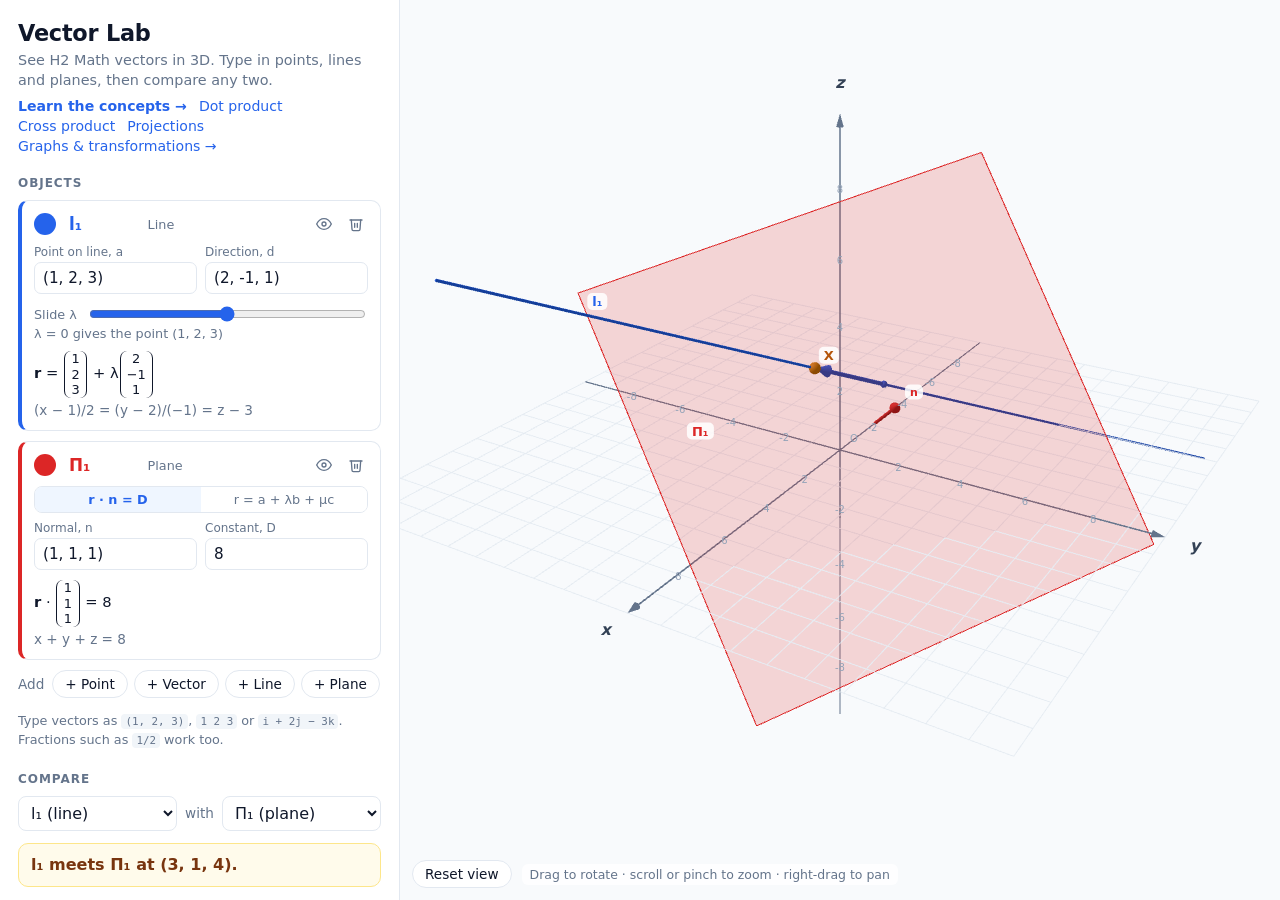
<file: index.html>
<!doctype html>
<html lang="en">
<head>
  <meta charset="utf-8">
  <meta name="viewport" content="width=device-width, initial-scale=1">
  <title>Vector Lab</title>
  <meta name="description" content="Interactive 3D vectors for H2 Math: lines, planes, intersections, distances and angles.">
  <link rel="stylesheet" href="style.css">
  <script type="importmap">
    {
      "imports": {
        "three": "./lib/three/three.module.js",
        "three/addons/": "./lib/three/"
      }
    }
  </script>
</head>
<body>
  <div class="app">
    <aside class="panel">
      <header class="brand">
        <h1>Vector Lab</h1>
        <p>See H2 Math vectors in 3D. Type in points, lines and planes, then compare any two.</p>
        <nav class="brand-links"><a href="learn/">Learn the concepts →</a> <a href="learn/#dot">Dot product</a> <a href="learn/#cross">Cross product</a> <a href="learn/#projections">Projections</a> <a href="graphs/">Graphs &amp; transformations →</a></nav>
      </header>

      <section>
        <h2>Objects</h2>
        <div id="objects"></div>
        <div class="add-row">
          <span>Add</span>
          <button data-add="point">+ Point</button>
          <button data-add="vector">+ Vector</button>
          <button data-add="line">+ Line</button>
          <button data-add="plane">+ Plane</button>
        </div>
        <p class="hint">Type vectors as <code>(1, 2, 3)</code>, <code>1 2 3</code> or <code>i + 2j − 3k</code>. Fractions such as <code>1/2</code> work too.</p>
      </section>

      <section>
        <h2>Compare</h2>
        <div class="pick">
          <select id="selA" aria-label="First object"></select>
          <span>with</span>
          <select id="selB" aria-label="Second object"></select>
        </div>
        <div id="results"></div>
      </section>
    </aside>

    <main id="viewport">
      <div class="view-ui">
        <button id="resetView">Reset view</button>
        <span class="help">Drag to rotate · scroll or pinch to zoom · right-drag to pan</span>
      </div>
    </main>
  </div>
  <script type="module" src="js/app.js"></script>
</body>
</html>
</file>
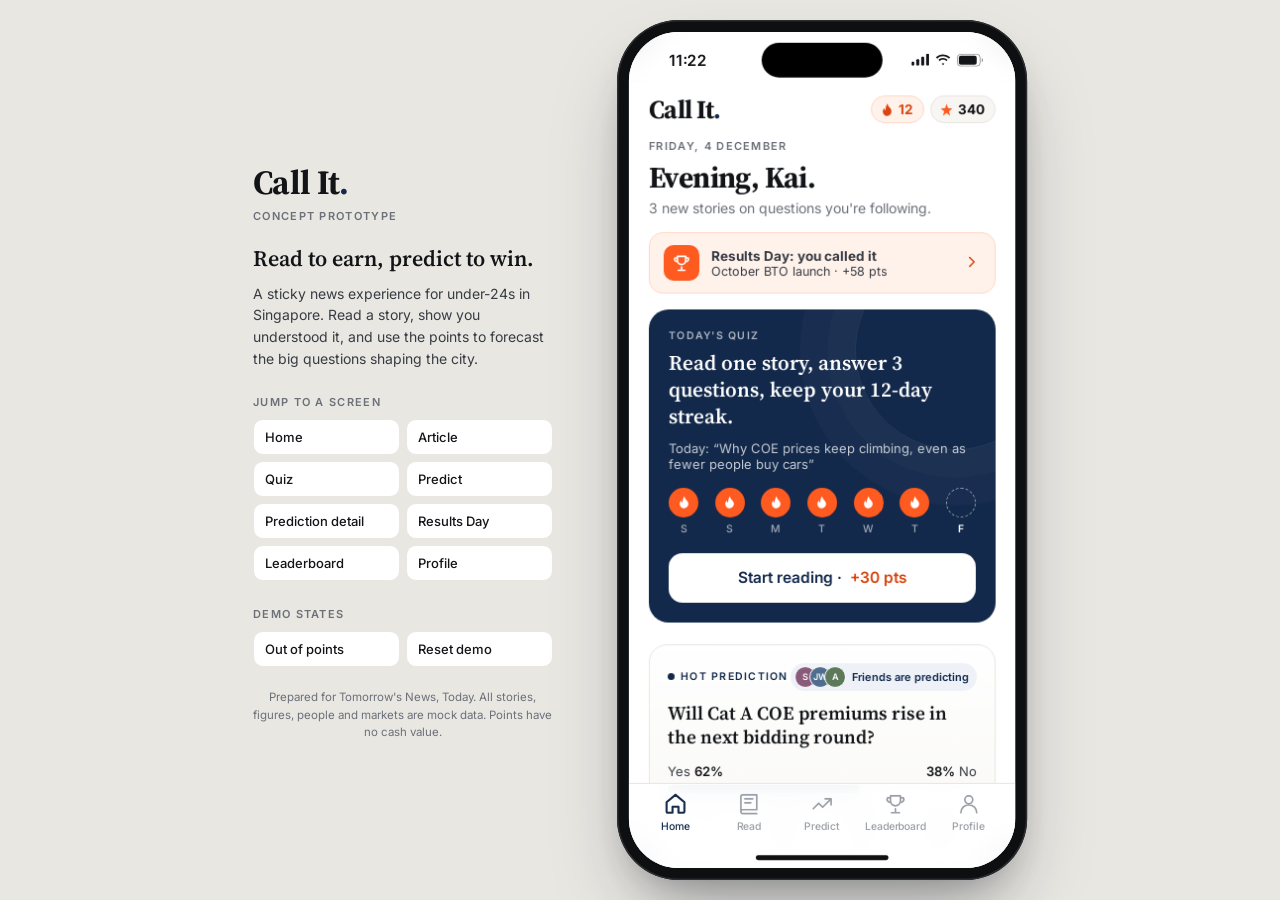
<file: callit/index.html>
<!doctype html>
<html lang="en-SG">
<head>
<meta charset="utf-8">
<meta name="viewport" content="width=device-width, initial-scale=1, viewport-fit=cover">
<title>Call It · Concept prototype</title>
<meta name="description" content="Clickable mobile mockup for Call It: read to earn, predict to win. A news concept for under-24s in Singapore.">
<link rel="preconnect" href="https://fonts.googleapis.com">
<link rel="preconnect" href="https://fonts.gstatic.com" crossorigin>
<link href="https://fonts.googleapis.com/css2?family=Inter:wght@400;500;600;700&family=Source+Serif+4:ital,opsz,wght@0,8..60,400;0,8..60,600;0,8..60,700;1,8..60,400&display=swap" rel="stylesheet">
<style>
:root{
  --ink:#121417; --ink2:#373c44; --muted:#6b7079; --faint:#9a9ea6;
  --line:#e9e7e2; --line2:#f1efeb; --paper:#ffffff; --soft:#f7f6f3;
  --navy:#13294b; --navy2:#223f6e; --navy-tint:#eef2f8; --navy-mid:#c9d3e3;
  --accent:#ff5a1f; --accent-tint:#fff2eb; --accent-deep:#d9440f;
  --green:#1d8048; --green-tint:#e9f5ee; --red:#c0392b; --red-tint:#fcedeb;
  --serif:"Source Serif 4", Georgia, "Times New Roman", serif;
  --sans:Inter, system-ui, -apple-system, "Segoe UI", Roboto, sans-serif;
  --ease:cubic-bezier(.2,.8,.2,1);
}
*{box-sizing:border-box;margin:0;padding:0}
html,body{height:100%}
body{background:#e9e7e2;color:var(--ink);font-family:var(--sans);-webkit-font-smoothing:antialiased;overflow:hidden}
button{font:inherit;color:inherit;background:none;border:0;cursor:pointer;text-align:left}
.serif{font-family:var(--serif)}

/* ---------- Stage & pitch panel ---------- */
.stage{height:100%;display:flex;align-items:center;justify-content:center;gap:64px;padding:24px}
.pitch{width:300px;flex:none}
.pitch .wm{font-family:var(--serif);font-weight:700;font-size:34px;letter-spacing:-.02em}
.pitch .wm i{color:var(--navy);font-style:normal}
.pitch .kicker{font-size:11px;letter-spacing:.12em;text-transform:uppercase;color:var(--muted);font-weight:600;margin-top:4px}
.pitch h2{font-family:var(--serif);font-weight:600;font-size:22px;line-height:1.25;margin:22px 0 10px}
.pitch p{font-size:14px;line-height:1.55;color:var(--ink2)}
.pitch h3{font-size:11px;letter-spacing:.12em;text-transform:uppercase;color:var(--muted);font-weight:600;margin:26px 0 10px}
.jump{display:grid;grid-template-columns:1fr 1fr;gap:6px}
.jump button{background:#fff;border:1px solid var(--line);border-radius:10px;padding:9px 11px;font-size:13px;font-weight:500;transition:border-color .15s,background .15s}
.jump button:hover{border-color:var(--navy);background:var(--navy-tint)}
.jump button.wide{grid-column:span 2}
.pitch .fine{font-size:11.5px;color:var(--muted);margin-top:22px;line-height:1.5}
@media (max-width:1000px){.pitch{display:none}}

/* ---------- Phone ---------- */
.phone-slot{flex:none;position:relative}
.phone{position:absolute;top:0;left:0;width:414px;height:868px;border-radius:62px;background:#0e0f11;padding:12px;transform-origin:top left;
  box-shadow:0 0 0 1.5px #2b2d31 inset,0 40px 80px -20px rgba(20,25,35,.35),0 18px 36px -18px rgba(20,25,35,.3)}
.screen-area{position:relative;width:390px;height:844px;border-radius:50px;overflow:hidden;background:var(--paper);isolation:isolate}
.island{position:absolute;top:11px;left:50%;transform:translateX(-50%);width:122px;height:35px;border-radius:20px;background:#000;z-index:50}
.statusbar{position:absolute;top:0;left:0;right:0;height:50px;z-index:40;display:flex;align-items:center;justify-content:space-between;padding:6px 32px 0 40px;font-weight:600;font-size:15.5px;background:rgba(255,255,255,.9);backdrop-filter:saturate(1.6) blur(12px);-webkit-backdrop-filter:saturate(1.6) blur(12px);transition:background .3s,color .3s}
.statusbar.dark{background:var(--navy);color:#fff}
.statusbar .sb-r{display:flex;gap:6px;align-items:center}
.homebar{position:absolute;bottom:8px;left:50%;transform:translateX(-50%);width:134px;height:5px;border-radius:3px;background:#111;z-index:60;pointer-events:none}
@media (max-width:500px){
  .stage{padding:0}
  .phone-slot{width:100% !important;height:100% !important}
  .phone{position:static;width:100%;height:100%;border-radius:0;padding:0;transform:none !important;box-shadow:none}
  .screen-area{width:100%;height:100%;border-radius:0}
  .island{display:none}
}

#view{position:absolute;inset:0}
.screen{position:absolute;inset:0;overflow-y:auto;overflow-x:hidden;background:var(--paper);padding:50px 0 104px;scrollbar-width:none;will-change:transform}
.screen::-webkit-scrollbar{display:none}
.screen.no-tab{padding-bottom:0}
.screen.leaving{pointer-events:none}
.enter-push{animation:pushIn .42s var(--ease) both;z-index:2;box-shadow:-10px 0 30px rgba(0,0,0,.08)}
.leave-push{animation:pushOut .42s var(--ease) both;z-index:1}
.enter-pop{animation:popIn .4s var(--ease) both;z-index:1}
.leave-pop{animation:popOut .4s var(--ease) both;z-index:2;box-shadow:-10px 0 30px rgba(0,0,0,.08)}
.enter-fade{animation:fadeIn .32s var(--ease) both;z-index:2}
.leave-fade{animation:fadeOut .22s ease both;z-index:1}
@keyframes pushIn{from{transform:translateX(100%)}to{transform:none}}
@keyframes pushOut{to{transform:translateX(-26%);opacity:.5}}
@keyframes popIn{from{transform:translateX(-26%);opacity:.5}to{transform:none;opacity:1}}
@keyframes popOut{to{transform:translateX(100%)}}
@keyframes fadeIn{from{opacity:0;transform:translateY(10px)}to{opacity:1;transform:none}}
@keyframes fadeOut{to{opacity:0}}
@keyframes rise{from{opacity:0;transform:translateY(14px)}to{opacity:1;transform:none}}
@keyframes pop{0%{transform:scale(.6);opacity:0}60%{transform:scale(1.08);opacity:1}100%{transform:scale(1)}}
@keyframes pulse{0%{transform:scale(1)}40%{transform:scale(1.18)}100%{transform:scale(1)}}

/* ---------- Tab bar ---------- */
.tabbar{position:absolute;left:0;right:0;bottom:0;height:86px;padding:8px 10px 26px;display:flex;justify-content:space-around;z-index:30;background:rgba(255,255,255,.94);backdrop-filter:saturate(1.6) blur(14px);-webkit-backdrop-filter:saturate(1.6) blur(14px);border-top:1px solid var(--line);transition:transform .35s var(--ease)}
.tabbar.hidden{transform:translateY(105%)}
.tabbar button{flex:1;display:flex;flex-direction:column;align-items:center;gap:4px;font-size:10.5px;font-weight:500;color:var(--faint);transition:color .2s;text-align:center}
.tabbar button svg{width:24px;height:24px;stroke-width:1.7}
.tabbar button.on{color:var(--navy)}
.tabbar button.on svg{stroke-width:2.1}

/* ---------- Common ---------- */
.pad{padding:0 20px}
.topbar{display:flex;align-items:center;justify-content:space-between;padding:10px 20px 6px;min-height:52px}
.wordmark{font-family:var(--serif);font-weight:700;font-size:26px;letter-spacing:-.025em}
.wordmark i{font-style:normal;color:var(--navy)}
.page-title{font-family:var(--serif);font-weight:700;font-size:30px;letter-spacing:-.02em}
.page-sub{font-size:14px;color:var(--muted);margin-top:2px;line-height:1.45}
.chips{display:flex;gap:6px}
.chip{display:inline-flex;align-items:center;gap:4px;padding:5px 10px 5px 8px;border-radius:99px;font-size:13.5px;font-weight:600;background:var(--soft);border:1px solid var(--line)}
.chip svg{width:15px;height:15px}
.chip.streak{color:var(--accent-deep);background:var(--accent-tint);border-color:#ffd9c7}
.chip.pts{color:var(--ink)}
.chip.pts svg{color:var(--accent)}
.chip.bump{animation:pulse .5s var(--ease)}
.cat{font-size:10.5px;letter-spacing:.11em;text-transform:uppercase;font-weight:650;color:var(--navy);font-weight:600}
.byline{font-size:12px;color:var(--muted);margin-top:6px}
.section-h{display:flex;align-items:baseline;justify-content:space-between;margin:30px 20px 12px;padding-top:14px;border-top:2px solid var(--ink)}
.section-h h2{font-family:var(--serif);font-size:20px;font-weight:700;letter-spacing:-.01em}
.section-h button{font-size:13px;font-weight:600;color:var(--navy)}
.label{font-size:10.5px;letter-spacing:.12em;text-transform:uppercase;font-weight:600;color:var(--muted)}
.btn{display:inline-flex;align-items:center;justify-content:center;gap:8px;height:50px;padding:0 20px;border-radius:14px;font-weight:600;font-size:15.5px;transition:transform .12s,background .2s,opacity .2s}
.btn:active{transform:scale(.98)}
.btn.block{display:flex;width:100%}
.btn.primary{background:var(--navy);color:#fff}
.btn.primary:hover{background:var(--navy2)}
.btn.primary[disabled]{background:#c4cad4;cursor:default}
.btn.ghost{background:var(--soft);color:var(--ink);border:1px solid var(--line)}
.btn.white{background:#fff;color:var(--navy)}
.btn.text{height:44px;color:var(--navy)}
.icon-btn{width:40px;height:40px;border-radius:12px;display:grid;place-items:center;color:var(--ink)}
.icon-btn:hover{background:var(--soft)}
.icon-btn svg{width:22px;height:22px}
.navbar{position:sticky;top:0;z-index:5;display:flex;align-items:center;justify-content:space-between;padding:4px 10px;background:rgba(255,255,255,.94);backdrop-filter:blur(10px);-webkit-backdrop-filter:blur(10px)}
.navbar .nb-r{display:flex}
.navbar .nb-t{font-size:13px;font-weight:600;color:var(--muted);opacity:0;transition:opacity .2s;max-width:200px;white-space:nowrap;overflow:hidden;text-overflow:ellipsis}
.navbar.scrolled{border-bottom:1px solid var(--line)}
.navbar.scrolled .nb-t{opacity:1}
.avatar{width:32px;height:32px;border-radius:50%;display:grid;place-items:center;font-size:12px;font-weight:600;color:#fff;flex:none;border:2px solid #fff}
.avstack{display:flex}
.avstack .avatar{width:22px;height:22px;font-size:9px;margin-left:-7px;border-width:1.5px}
.avstack .avatar:first-child{margin-left:0}
.toast{position:absolute;left:50%;bottom:104px;transform:translate(-50%,20px);background:var(--ink);color:#fff;padding:11px 16px;border-radius:12px;font-size:13.5px;font-weight:500;opacity:0;transition:all .3s var(--ease);z-index:70;white-space:nowrap;pointer-events:none}
.toast.show{opacity:1;transform:translate(-50%,0)}
#confetti{position:absolute;inset:0;width:100%;height:100%;pointer-events:none;z-index:65}
.stagger>*{animation:rise .5s var(--ease) both}
.stagger>*:nth-child(2){animation-delay:.04s}.stagger>*:nth-child(3){animation-delay:.08s}.stagger>*:nth-child(4){animation-delay:.12s}.stagger>*:nth-child(5){animation-delay:.16s}.stagger>*:nth-child(6){animation-delay:.2s}.stagger>*:nth-child(7){animation-delay:.24s}.stagger>*:nth-child(8){animation-delay:.28s}
.no-anim .stagger>*{animation:none}

/* ---------- Thumbnails ---------- */
.thumb{position:relative;border-radius:10px;overflow:hidden;display:grid;place-items:center;color:rgba(255,255,255,.55);flex:none}
.thumb::after{content:"";position:absolute;inset:0;background:repeating-linear-gradient(135deg,rgba(255,255,255,.05) 0 1px,transparent 1px 9px)}
.thumb svg{width:34%;height:34%;stroke-width:1.2;position:relative;z-index:1}
.thumb.lead{width:100%;aspect-ratio:16/9;border-radius:12px}
.thumb.lead svg{width:22%;height:22%}
.thumb.sq{width:86px;height:86px}
.thumb.sm{width:64px;height:64px;border-radius:8px}
.thumb.xs{width:40px;height:40px;border-radius:8px}
.thumb.hero{width:100%;aspect-ratio:16/9;border-radius:0}
.thumb.hero svg{width:20%;height:20%}

/* ---------- Article cards ---------- */
.lead-card{display:block;width:100%;padding:0 20px}
.lead-card h3{font-family:var(--serif);font-size:24px;line-height:1.2;font-weight:700;letter-spacing:-.015em;margin:8px 0 6px}
.lead-card .dek{font-family:var(--serif);font-size:15.5px;line-height:1.45;color:var(--ink2)}
.lead-card .cat{display:block;margin-top:14px}
.row-card{display:flex;gap:14px;width:100%;padding:16px 20px;border-top:1px solid var(--line)}
.row-card:first-child{border-top:0}
.row-card .rc-body{flex:1;min-width:0}
.row-card h3{font-family:var(--serif);font-size:17px;line-height:1.28;font-weight:600;margin-top:5px;letter-spacing:-.005em}
.row-card:hover h3,.lead-card:hover h3,.mini-card:hover h3{text-decoration:underline;text-decoration-thickness:1px;text-underline-offset:3px}
.meta-row{display:flex;align-items:center;gap:8px;margin-top:7px;font-size:12px;color:var(--muted)}
.qb{font-size:11px;font-weight:600;color:var(--accent-deep);background:var(--accent-tint);padding:2px 7px;border-radius:6px;white-space:nowrap}
.qb.done{color:var(--green);background:var(--green-tint)}
.mini-card{display:flex;gap:12px;width:100%;padding:12px 0;border-top:1px solid var(--line);align-items:center}
.mini-card:first-child{border-top:0;padding-top:4px}
.mini-card h3{font-family:var(--serif);font-size:15.5px;line-height:1.3;font-weight:600;margin-top:3px}

/* ---------- Home ---------- */
.greet{padding:6px 20px 0}
.greet .date{font-size:11px;letter-spacing:.12em;text-transform:uppercase;color:var(--muted);font-weight:600}
.greet h1{font-family:var(--serif);font-size:30px;font-weight:700;letter-spacing:-.02em;margin-top:4px}
.greet p{font-size:14px;color:var(--muted);margin-top:2px}
.results-strip{display:flex;align-items:center;gap:12px;margin:16px 20px 0;padding:12px 14px;border-radius:14px;background:var(--accent-tint);border:1px solid #ffd9c7;width:calc(100% - 40px)}
.results-strip .rs-ic{width:36px;height:36px;border-radius:10px;background:var(--accent);color:#fff;display:grid;place-items:center;flex:none}
.results-strip .rs-ic svg{width:20px;height:20px}
.results-strip b{display:block;font-size:13.5px}
.results-strip span{font-size:12.5px;color:var(--ink2)}
.results-strip .chev{margin-left:auto;color:var(--accent-deep)}
.quiz-card{margin:16px 20px 0;padding:20px;border-radius:20px;background:var(--navy);color:#fff;position:relative;overflow:hidden}
.quiz-card::before{content:"";position:absolute;right:-60px;top:-60px;width:200px;height:200px;border-radius:50%;border:1px solid rgba(255,255,255,.08);box-shadow:0 0 0 28px rgba(255,255,255,.025),0 0 0 56px rgba(255,255,255,.02)}
.quiz-card .label{color:rgba(255,255,255,.65)}
.quiz-card h2{font-family:var(--serif);font-size:21px;line-height:1.28;font-weight:600;margin:8px 0 16px;max-width:290px;position:relative}
.quiz-card .qc-art{font-size:13px;color:rgba(255,255,255,.75);margin:-6px 0 16px;position:relative}
.week{display:flex;justify-content:space-between;margin-bottom:18px;position:relative}
.week .d{display:flex;flex-direction:column;align-items:center;gap:5px;font-size:10.5px;color:rgba(255,255,255,.6);font-weight:500}
.week .dot{width:30px;height:30px;border-radius:50%;display:grid;place-items:center;background:rgba(255,255,255,.08)}
.week .dot svg{width:15px;height:15px}
.week .dot.done{background:var(--accent);color:#fff}
.week .dot.today{border:1.5px dashed rgba(255,255,255,.55);background:transparent}
.week .d.is-today{color:#fff;font-weight:600}
.quiz-card .btn{position:relative}
.quiz-card.safe .btn{background:rgba(255,255,255,.12);color:#fff}
.hot{margin:22px 20px 0;border:1px solid var(--line);border-radius:18px;padding:18px;display:block;width:calc(100% - 40px);background:linear-gradient(180deg,#fff, var(--soft));transition:border-color .2s}
.hot:hover{border-color:var(--navy-mid)}
.hot .hot-top{display:flex;justify-content:space-between;align-items:center}
.live{display:inline-flex;align-items:center;gap:6px;font-size:10.5px;letter-spacing:.12em;text-transform:uppercase;font-weight:650;color:var(--navy);font-weight:600}
.live::before{content:"";width:7px;height:7px;border-radius:50%;background:var(--navy);box-shadow:0 0 0 0 rgba(19,41,75,.5);animation:livepulse 2s infinite}
@keyframes livepulse{0%{box-shadow:0 0 0 0 rgba(19,41,75,.45)}70%{box-shadow:0 0 0 7px rgba(19,41,75,0)}100%{box-shadow:0 0 0 0 rgba(19,41,75,0)}}
.hot h3{font-family:var(--serif);font-size:19px;line-height:1.3;font-weight:600;margin:10px 0 14px}
.countdown{font-variant-numeric:tabular-nums;font-size:12.5px;font-weight:600;color:var(--ink2)}
.countdown-big{display:flex;gap:6px;margin-top:14px}
.countdown-big .u{flex:1;background:#fff;border:1px solid var(--line);border-radius:10px;padding:7px 0;text-align:center}
.countdown-big b{display:block;font-size:18px;font-variant-numeric:tabular-nums;font-weight:650;font-weight:600}
.countdown-big small{font-size:10px;color:var(--muted);text-transform:uppercase;letter-spacing:.08em}
.hot .cta{display:flex;justify-content:space-between;align-items:center;margin-top:14px;font-size:13.5px;font-weight:600;color:var(--navy)}

/* Yes/No bar */
.yn-labels{display:flex;justify-content:space-between;font-size:13px;margin-bottom:6px;color:var(--ink2)}
.yn-labels b{font-weight:650;color:var(--ink);font-weight:600}
.yn-bar{height:8px;border-radius:5px;background:#e3e6ec;overflow:hidden;display:flex}
.yn-bar i{display:block;height:100%;background:var(--navy);border-radius:5px 0 0 5px;transition:width .8s var(--ease)}
.yn.big .yn-labels{font-size:15px}
.yn.big .yn-labels b{font-size:26px;font-family:var(--serif);font-weight:700;display:block;line-height:1.1}
.yn.big .yn-bar{height:12px;border-radius:7px}
.yn.big .yn-labels span:last-child{text-align:right}

/* ---------- Read ---------- */
.filters{display:flex;gap:7px;overflow-x:auto;padding:14px 20px 4px;scrollbar-width:none}
.filters::-webkit-scrollbar{display:none}
.filters button{flex:none;padding:7px 13px;border-radius:99px;font-size:13px;font-weight:500;border:1px solid var(--line);color:var(--ink2);transition:all .15s}
.filters button.on{background:var(--ink);border-color:var(--ink);color:#fff}
.cap-line{margin:14px 20px 0;display:flex;align-items:center;gap:10px;font-size:12px;color:var(--muted)}
.cap-line .bar{flex:1;height:4px;border-radius:2px;background:var(--line);overflow:hidden}
.cap-line .bar i{display:block;height:100%;background:var(--accent);border-radius:2px;transition:width .6s var(--ease)}

/* ---------- Article ---------- */
.read-prog{position:absolute;left:0;bottom:-1px;height:2px;background:var(--navy);width:0}
.art-head{padding:6px 20px 0}
.art-head h1{font-family:var(--serif);font-size:29px;line-height:1.16;font-weight:700;letter-spacing:-.02em;margin:10px 0 12px}
.art-head .dek{font-family:var(--serif);font-size:17.5px;line-height:1.45;color:var(--ink2)}
.author{display:flex;align-items:center;gap:10px;padding:16px 0;margin-top:16px;border-top:1px solid var(--line);border-bottom:1px solid var(--line)}
.author .avatar{background:var(--navy-mid);color:var(--navy);border:0;width:36px;height:36px}
.author b{font-size:13.5px;display:block}
.author span{font-size:12px;color:var(--muted)}
.art-fig{margin:18px 0 0}
.art-fig figcaption{font-size:11.5px;color:var(--muted);padding:6px 20px 0}
.explainer{margin:20px 20px 0;border:1px solid var(--navy-mid);border-radius:16px;background:var(--navy-tint);overflow:hidden}
.explainer .ex-btn{display:flex;align-items:center;gap:10px;width:100%;padding:14px 16px;font-weight:600;font-size:14.5px;color:var(--navy)}
.explainer .ex-btn .spark{width:30px;height:30px;border-radius:9px;background:var(--navy);color:#fff;display:grid;place-items:center;flex:none}
.explainer .ex-btn .spark svg{width:16px;height:16px}
.explainer .ex-btn small{display:block;font-weight:500;font-size:12px;color:var(--muted)}
.explainer .ex-btn .chev{margin-left:auto;transition:transform .3s var(--ease)}
.explainer .ex-body{display:grid;grid-template-rows:0fr;transition:grid-template-rows .4s var(--ease)}
.explainer .ex-body>div{overflow:hidden}
.explainer.open .ex-body{grid-template-rows:1fr}
.explainer.open .chev{transform:rotate(180deg)}
.explainer .ex-inner{padding:0 16px 16px}
.explainer .ex-inner p{font-size:15px;line-height:1.55;color:var(--ink)}
.explainer .ex-note{display:flex;gap:6px;align-items:flex-start;font-size:11.5px;color:var(--muted);margin-top:12px;padding-top:10px;border-top:1px solid var(--navy-mid);line-height:1.45}
.explainer .ex-note svg{width:14px;height:14px;flex:none;margin-top:1px}
.art-body{padding:6px 20px 0}
.art-body p{font-family:var(--serif);font-size:17.5px;line-height:1.62;color:#1d2025;margin-top:18px}
.art-body p:first-child::first-letter{font-size:52px;float:left;line-height:.9;padding:5px 8px 0 0;font-weight:700;color:var(--navy)}
.linked{margin:26px 20px 0;padding:14px 16px;border-radius:14px;border:1px solid var(--line);display:flex;gap:12px;align-items:center;width:calc(100% - 40px)}
.linked .lk-ic{width:36px;height:36px;border-radius:10px;background:var(--navy-tint);color:var(--navy);display:grid;place-items:center;flex:none}
.linked .lk-ic svg{width:19px;height:19px}
.linked b{font-family:var(--serif);font-size:15px;font-weight:600;display:block;line-height:1.3;margin-top:2px}
.sources{margin:24px 20px 0;padding-top:14px;border-top:1px solid var(--line);font-size:12.5px;color:var(--muted);line-height:1.6}
.sources b{color:var(--ink2);font-weight:600}
.sources .trust{display:flex;gap:14px;margin-top:10px;font-weight:500;color:var(--navy)}
.sticky-cta{position:sticky;bottom:0;margin-top:26px;padding:14px 20px 34px;background:linear-gradient(180deg,rgba(255,255,255,0),#fff 22%);z-index:4}
.sticky-cta .btn .pts{color:#ffb08f;font-weight:600}
.done-box{display:flex;align-items:center;gap:10px;justify-content:center;height:50px;border-radius:14px;background:var(--green-tint);color:var(--green);font-weight:600;font-size:14.5px}

/* ---------- Quiz ---------- */
.screen.quiz-screen{padding-bottom:0;display:flex;flex-direction:column}
.quiz-top{display:flex;align-items:center;gap:12px;padding:6px 14px 6px 10px}
.qprog{flex:1;display:flex;gap:5px}
.qprog span{flex:1;height:5px;border-radius:3px;background:var(--line);overflow:hidden;position:relative}
.qprog span i{position:absolute;inset:0;background:var(--navy);transform:scaleX(0);transform-origin:left;transition:transform .5s var(--ease)}
.qprog span.ok i{background:var(--green)}
.qprog span.bad i{background:var(--red)}
.qprog span.fill i{transform:scaleX(1)}
.qcount{font-size:12.5px;font-weight:600;color:var(--muted);font-variant-numeric:tabular-nums;min-width:28px;text-align:right}
.quiz-body{flex:1;padding:14px 20px 0}
.q-enter{animation:qIn .45s var(--ease) both}
@keyframes qIn{from{opacity:0;transform:translateX(30px)}to{opacity:1;transform:none}}
.qsrc{display:flex;gap:10px;align-items:center;padding:10px 12px;border-radius:12px;background:var(--soft);font-size:12px;color:var(--muted);line-height:1.35}
.qsrc b{color:var(--ink2);font-weight:600;font-family:var(--serif);font-size:13px}
.qlabel{margin-top:24px}
.qq{font-family:var(--serif);font-size:23px;line-height:1.28;font-weight:600;margin-top:8px;letter-spacing:-.01em}
.opts{display:flex;flex-direction:column;gap:9px;margin-top:22px}
.opt{display:flex;gap:12px;align-items:flex-start;width:100%;padding:14px;border:1.5px solid var(--line);border-radius:14px;font-size:15px;line-height:1.4;transition:border-color .2s,background .2s,opacity .3s,transform .12s}
.opt:hover{border-color:var(--navy-mid)}
.opt:active{transform:scale(.99)}
.opt .k{width:26px;height:26px;border-radius:8px;flex:none;display:grid;place-items:center;font-size:12.5px;font-weight:600;background:var(--soft);color:var(--muted);transition:all .2s}
.opt .k svg{width:15px;height:15px;stroke-width:2.6}
.opts.locked .opt{cursor:default}
.opts.locked .opt:not(.ok):not(.bad){opacity:.45}
.opt.ok{border-color:var(--green);background:var(--green-tint)}
.opt.ok .k{background:var(--green);color:#fff}
.opt.bad{border-color:var(--red);background:var(--red-tint);animation:shake .4s}
.opt.bad .k{background:var(--red);color:#fff}
@keyframes shake{20%,60%{transform:translateX(-4px)}40%,80%{transform:translateX(4px)}}
.fb{margin-top:16px;padding:14px 16px;border-radius:14px;animation:rise .4s var(--ease) both}
.fb.ok{background:var(--green-tint)}
.fb.bad{background:var(--red-tint)}
.fb-h{display:flex;align-items:center;gap:8px;font-weight:650;font-size:15px;font-weight:600}
.fb.ok .fb-h{color:var(--green)}
.fb.bad .fb-h{color:var(--red)}
.fb-h .plus{margin-left:auto;color:var(--accent-deep);background:#fff;padding:3px 9px;border-radius:8px;font-size:13px;animation:pop .5s var(--ease) .1s both}
.fb p{font-size:14px;line-height:1.5;color:var(--ink2);margin-top:6px}
.fb p em{font-style:normal;font-weight:600;color:var(--ink)}
.qhint{font-size:12.5px;color:var(--faint);margin-top:18px;text-align:center}
.quiz-foot{padding:16px 20px 36px}

.quiz-end{flex:1;display:flex;flex-direction:column;padding:10px 20px 36px;text-align:center}
.ring{width:132px;height:132px;margin:18px auto 0;position:relative}
.ring svg{width:100%;height:100%;transform:rotate(-90deg)}
.ring circle{fill:none;stroke-width:9}
.ring .bg{stroke:var(--line)}
.ring .fg{stroke:var(--navy);stroke-linecap:round;transition:stroke-dashoffset 1.1s var(--ease) .2s}
.ring .num{position:absolute;inset:0;display:grid;place-items:center;font-family:var(--serif);font-weight:700;font-size:38px}
.ring .num small{display:block;font-size:13px;font-family:var(--sans);font-weight:500;color:var(--muted);margin-top:-6px}
.quiz-end h2{font-family:var(--serif);font-size:28px;font-weight:700;margin-top:18px;letter-spacing:-.015em}
.quiz-end .sub{font-size:14.5px;color:var(--muted);margin-top:6px;line-height:1.5;padding:0 10px}
.end-stats{display:grid;grid-template-columns:1fr 1fr;gap:10px;margin-top:24px;text-align:left}
.end-stat{border:1px solid var(--line);border-radius:16px;padding:14px}
.end-stat .v{font-size:26px;font-weight:700;font-family:var(--serif);margin-top:4px;display:flex;align-items:center;gap:6px}
.end-stat .v svg{width:22px;height:22px}
.end-stat.pts .v{color:var(--accent-deep)}
.end-stat.str{background:var(--accent-tint);border-color:#ffd9c7}
.end-stat.str .v{color:var(--accent-deep)}
.end-stat small{font-size:12px;color:var(--muted);display:block;margin-top:2px}
.flip{display:inline-block;animation:flip .7s var(--ease) .6s both}
@keyframes flip{0%{transform:rotateX(90deg);opacity:0}100%{transform:none;opacity:1}}
.flame-pop{animation:pop .6s var(--ease) .5s both}
.end-cap{margin-top:12px;text-align:left}
.end-actions{margin-top:auto;padding-top:22px;display:flex;flex-direction:column;gap:6px}

/* ---------- Predict ---------- */
.balance{margin:16px 20px 0;display:flex;align-items:center;justify-content:space-between;padding:14px 16px;border-radius:16px;background:var(--soft);border:1px solid var(--line)}
.balance .bv{display:flex;align-items:center;gap:6px;font-size:22px;font-weight:700;font-family:var(--serif)}
.balance .bv svg{width:18px;height:18px;color:var(--accent)}
.balance small{display:block;font-size:12px;color:var(--muted)}
.balance button{font-size:13px;font-weight:600;color:var(--navy)}
.seg{display:flex;margin:18px 20px 0;padding:3px;border-radius:12px;background:var(--soft);border:1px solid var(--line)}
.seg button{flex:1;text-align:center;padding:8px 0;border-radius:9px;font-size:13.5px;font-weight:600;color:var(--muted);transition:all .2s}
.seg button.on{background:#fff;color:var(--ink);box-shadow:0 1px 3px rgba(0,0,0,.08)}
.mlist{padding:4px 20px 0}
.mcard{display:block;width:100%;margin-top:12px;padding:16px;border:1px solid var(--line);border-radius:18px;transition:border-color .2s,box-shadow .2s;background:#fff}
.mcard:hover{border-color:var(--navy-mid);box-shadow:0 6px 20px -10px rgba(19,41,75,.2)}
.mcard .mc-top{display:flex;justify-content:space-between;align-items:center;gap:8px}
.mcard h3{font-family:var(--serif);font-size:18px;line-height:1.3;font-weight:600;margin:9px 0 14px}
.mcard .mmeta{display:flex;flex-wrap:wrap;gap:4px 12px;margin-top:12px;font-size:12px;color:var(--muted)}
.mcard .mmeta span{display:inline-flex;align-items:center;gap:4px}
.mcard .mmeta svg{width:13px;height:13px}
.ftag{display:inline-flex;align-items:center;gap:6px;font-size:11px;font-weight:600;color:var(--navy);background:var(--navy-tint);padding:3px 8px 3px 4px;border-radius:99px}
.yourcall{display:flex;align-items:center;gap:8px;margin-top:12px;padding-top:12px;border-top:1px dashed var(--line);font-size:12.5px;color:var(--ink2)}
.pill{font-size:11px;font-weight:700;letter-spacing:.06em;padding:3px 8px;border-radius:6px}
.pill.yes{background:var(--navy);color:#fff}
.pill.no{background:#fff;color:var(--navy);box-shadow:inset 0 0 0 1.5px var(--navy)}
.resolved-tag{font-size:10.5px;letter-spacing:.1em;text-transform:uppercase;font-weight:600;color:var(--accent-deep);background:var(--accent-tint);padding:3px 8px;border-radius:6px}
.pf{margin:16px 20px 0;padding:16px 16px 6px;border:1px solid var(--line);border-radius:18px}
.pf-top{display:flex;justify-content:space-between;align-items:flex-start;gap:10px}
.pf-v{font-family:var(--serif);font-size:30px;font-weight:700;letter-spacing:-.01em;font-variant-numeric:tabular-nums;line-height:1.1;margin-top:4px;display:flex;align-items:baseline;gap:6px}
.pf-v small{font-family:var(--sans);font-size:14px;font-weight:600;color:var(--muted)}
.pf-v small span{font-weight:500}
.pf-sub span{white-space:nowrap}
.pf-sub{display:flex;gap:8px;align-items:center;margin-top:4px;font-size:12.5px;color:var(--muted);font-variant-numeric:tabular-nums}
.pf-ch{font-weight:600}
.pf-ch.up{color:var(--green)}.pf-ch.down{color:var(--red)}
.mseg{display:flex;padding:2px;border-radius:9px;background:var(--soft);border:1px solid var(--line);flex:none}
.mseg button{padding:5px 11px;border-radius:7px;font-size:12px;font-weight:600;color:var(--muted)}
.mseg button.on{background:#fff;color:var(--ink);box-shadow:0 1px 2px rgba(0,0,0,.08)}
.pf svg{width:100%;height:auto;display:block;margin-top:10px;touch-action:none;cursor:crosshair;overflow:visible}
.pf .pfl{stroke-dasharray:1;stroke-dashoffset:1;animation:draw 1.1s var(--ease) .1s forwards}
.pf-break{display:grid;grid-template-columns:repeat(3,1fr);gap:8px;margin-top:12px;padding-top:12px;border-top:1px solid var(--line2)}
.pf-break div{display:flex;flex-direction:column;gap:2px}
.pf-break small{font-size:11px;color:var(--muted)}
.pf-break b{font-size:15px;font-variant-numeric:tabular-nums}
.pf-ev{margin-top:4px}
.pf-ev>*{display:flex;align-items:center;gap:10px;width:100%;padding:9px 0;border-top:1px solid var(--line2);font-size:13px}
.pf-ev i{width:9px;height:9px;border-radius:50%;flex:none}
.pf-ev i.win{background:var(--green)}.pf-ev i.loss{background:var(--faint)}
.pf-ev span{flex:1}
.pf-ev em{font-style:normal;color:var(--muted);font-size:12px}
.pf-ev b{font-variant-numeric:tabular-nums}
.pf-ev b.win{color:var(--green)}.pf-ev b.loss{color:var(--muted)}
.pf-foot{display:flex;justify-content:space-between;font-size:12px;color:var(--muted);padding:10px 0 8px;border-top:1px solid var(--line2);margin-top:2px}
.lowpts{margin:16px 20px 0;padding:16px;border-radius:16px;border:1.5px dashed var(--navy-mid);background:var(--navy-tint)}
.lowpts b{font-family:var(--serif);font-size:17px;display:block}
.lowpts p{font-size:13.5px;color:var(--ink2);margin:6px 0 12px;line-height:1.5}

/* ---------- Market detail ---------- */
.m-head{padding:4px 20px 0}
.m-head h1{font-family:var(--serif);font-size:26px;line-height:1.22;font-weight:700;letter-spacing:-.015em;margin:10px 0 6px}
.m-head .mmeta{font-size:12.5px;color:var(--muted)}
.m-odds{padding:18px 20px 0}
.card{border:1px solid var(--line);border-radius:18px;padding:16px;margin:16px 20px 0}
.card-h{display:flex;justify-content:space-between;align-items:baseline}
.card-h h3{font-family:var(--serif);font-size:17px;font-weight:700}
.card-h small{font-size:12px;color:var(--muted)}
.chart{width:100%;height:auto;display:block;margin-top:10px;overflow:visible}
.chart .ln{stroke-dasharray:1;stroke-dashoffset:1;animation:draw 1.4s var(--ease) .2s forwards}
@keyframes draw{to{stroke-dashoffset:0}}
.chart .mk{animation:pop .4s var(--ease) both}
.legend{margin-top:8px}
.legend button{display:flex;align-items:center;gap:10px;width:100%;padding:9px 0;border-top:1px solid var(--line2);font-size:13px;line-height:1.35}
.legend .n{width:20px;height:20px;border-radius:50%;background:var(--navy);color:#fff;font-size:10.5px;font-weight:700;display:grid;place-items:center;flex:none}
.legend .t{flex:1;font-family:var(--serif);font-weight:600;font-size:13.5px}
.legend .d{font-size:12px;font-weight:600;font-variant-numeric:tabular-nums;white-space:nowrap}
.legend .d.up{color:var(--navy)}
.legend .d.down{color:var(--muted)}
.friends-row{display:flex;gap:6px;overflow-x:auto;margin-top:12px;scrollbar-width:none}
.friends-row::-webkit-scrollbar{display:none}
.fcall{flex:none;width:68px;display:flex;flex-direction:column;align-items:center;gap:6px;font-size:12px;text-align:center}
.fcall .avatar{width:44px;height:44px;font-size:15px;border:0}
.stake .sides{display:grid;grid-template-columns:1fr 1fr;gap:8px;margin-top:12px}
.side{display:flex;justify-content:space-between;align-items:center;padding:14px;border-radius:14px;border:1.5px solid var(--line);font-size:16px;font-weight:700;transition:all .2s}
.side span{font-size:13px;font-weight:500;color:var(--muted)}
.side.on{border-color:var(--navy);background:var(--navy);color:#fff}
.side.on span{color:rgba(255,255,255,.7)}
.stake-row{display:flex;justify-content:space-between;align-items:baseline;margin-top:18px}
.stake-row b{font-size:22px;font-family:var(--serif);font-variant-numeric:tabular-nums}
input[type=range]{-webkit-appearance:none;appearance:none;width:100%;height:6px;border-radius:3px;margin:14px 0 6px;background:linear-gradient(90deg,var(--navy) var(--p,40%),#e3e6ec var(--p,40%));outline:none}
input[type=range]::-webkit-slider-thumb{-webkit-appearance:none;width:26px;height:26px;border-radius:50%;background:#fff;border:1.5px solid var(--navy-mid);box-shadow:0 2px 6px rgba(0,0,0,.15);cursor:grab}
input[type=range]::-moz-range-thumb{width:24px;height:24px;border-radius:50%;background:#fff;border:1.5px solid var(--navy-mid);box-shadow:0 2px 6px rgba(0,0,0,.15);cursor:grab}
.stake-scale{display:flex;justify-content:space-between;font-size:11.5px;color:var(--faint)}
.payout{display:flex;justify-content:space-between;align-items:center;margin:14px 0;padding:12px 14px;border-radius:12px;background:var(--soft);font-size:13.5px;color:var(--ink2)}
.payout b{font-variant-numeric:tabular-nums;color:var(--ink)}
.fine{font-size:11.5px;color:var(--muted);text-align:center;line-height:1.5;margin-top:12px}
.called{margin-top:12px;padding:16px;border-radius:14px;background:var(--navy-tint);animation:rise .4s var(--ease) both}
.called .ch{display:flex;align-items:center;gap:8px;font-weight:600}
.called .ch svg{width:20px;height:20px;color:var(--navy)}
.called p{font-size:13.5px;color:var(--ink2);margin-top:6px;line-height:1.5}
.m-foot{padding:20px 20px 0;font-size:11.5px;color:var(--muted);text-align:center;line-height:1.5}

/* ---------- Results ---------- */
.screen.results-screen{padding-top:50px}
.r-hero{background:var(--navy);color:#fff;padding:6px 20px 30px;position:relative;overflow:hidden;text-align:center}
.r-hero .navrow{display:flex;justify-content:space-between;align-items:center;margin:0 -10px}
.r-hero .icon-btn{color:#fff}
.r-hero .icon-btn:hover{background:rgba(255,255,255,.1)}
.r-hero .rk{display:inline-block;font-size:11px;letter-spacing:.16em;text-transform:uppercase;font-weight:700;color:var(--accent);background:rgba(255,90,31,.14);padding:5px 10px;border-radius:7px}
.r-hero .rq{font-family:var(--serif);font-size:17px;line-height:1.35;color:rgba(255,255,255,.78);margin:14px auto 0;max-width:310px}
.stamp{display:inline-block;margin-top:20px;font-family:var(--serif);font-weight:700;font-size:54px;letter-spacing:.02em;padding:0 22px;border:3px solid #fff;border-radius:14px;line-height:1.25;animation:stamp .6s cubic-bezier(.3,1.6,.5,1) .3s both}
@keyframes stamp{from{transform:scale(1.8) rotate(-8deg);opacity:0}to{transform:rotate(-3deg);opacity:1}}
.r-hero .outcome{font-size:14px;color:rgba(255,255,255,.75);margin-top:14px;line-height:1.5}
.r-hero h2{font-family:var(--serif);font-size:32px;font-weight:700;margin-top:18px;animation:rise .5s var(--ease) .7s both}
.won{margin:16px auto 0;display:inline-flex;align-items:baseline;gap:6px;color:var(--accent);animation:rise .5s var(--ease) .85s both}
.won b{font-family:var(--serif);font-size:46px;font-weight:700;font-variant-numeric:tabular-nums;line-height:1}
.won span{font-size:16px;font-weight:600}
.r-hero .stakeline{font-size:13px;color:rgba(255,255,255,.7);margin-top:6px;animation:rise .5s var(--ease) .95s both}
.lb{margin-top:6px}
.lb-row{display:flex;align-items:center;gap:12px;padding:11px 0;border-top:1px solid var(--line2);font-size:14px}
.lb-row:first-child{border-top:0}
.lb-row .rk{width:20px;font-weight:700;color:var(--muted);font-variant-numeric:tabular-nums;text-align:center}
.lb-row .nm{flex:1;font-weight:500}
.lb-row .nm small{display:block;font-size:12px;color:var(--muted);font-weight:400}
.lb-row .net{font-weight:700;font-variant-numeric:tabular-nums}
.lb-row .net.pos{color:var(--green)}
.lb-row .net.neg{color:var(--muted)}
.lb-row.me{background:var(--navy-tint);margin:0 -16px;padding:11px 16px;border-radius:12px;border-top-color:transparent}
.lb-row.me+.lb-row{border-top-color:transparent}
.why{display:block;width:calc(100% - 40px);margin:16px 20px 0;border:1px solid var(--line);border-radius:18px;overflow:hidden}
.why .thumb{border-radius:0}
.why .why-b{padding:14px 16px 16px}
.why h3{font-family:var(--serif);font-size:20px;line-height:1.25;font-weight:700;margin-top:6px}
.why p{font-family:var(--serif);font-size:14.5px;color:var(--ink2);margin-top:6px;line-height:1.45}

/* ---------- Leaderboard ---------- */
.week-note{margin:4px 20px 0;font-size:12.5px;color:var(--muted)}
.podium{display:grid;grid-template-columns:1fr 1fr 1fr;align-items:end;gap:8px;margin:22px 20px 0}
.pod{text-align:center;display:flex;flex-direction:column;align-items:center}
.pod .avatar{width:52px;height:52px;font-size:17px;border:3px solid #fff;box-shadow:0 2px 8px rgba(0,0,0,.08)}
.pod.p1 .avatar{width:64px;height:64px;font-size:20px}
.pod .pn{font-size:13px;font-weight:600;margin-top:6px}
.pod .pp{font-size:12px;color:var(--muted);font-variant-numeric:tabular-nums}
.pod .step{width:100%;margin-top:8px;border-radius:12px 12px 0 0;background:var(--soft);border:1px solid var(--line);border-bottom:0;display:grid;place-items:center;font-family:var(--serif);font-weight:700;font-size:22px;color:var(--muted)}
.pod.p1 .step{height:84px;background:var(--navy);color:#fff;border-color:var(--navy)}
.pod.p2 .step{height:62px}
.pod.p3 .step{height:46px}
.board{margin:0 20px;border-top:1px solid var(--line)}
.brow{display:flex;align-items:center;gap:12px;padding:12px 0;border-bottom:1px solid var(--line2)}
.brow .rk{width:24px;text-align:center;font-weight:700;color:var(--muted);font-variant-numeric:tabular-nums;font-size:14px}
.brow .nm{flex:1;font-size:14.5px;font-weight:500}
.brow .nm small{display:block;font-size:12px;color:var(--muted);font-weight:400}
.brow .pv{text-align:right;font-weight:700;font-variant-numeric:tabular-nums;font-size:14.5px}
.brow .pv small{display:block;font-size:11px;font-weight:600}
.brow .up{color:var(--green)}.brow .dn{color:var(--red)}.brow .eq{color:var(--faint)}
.brow.me{background:var(--navy-tint);margin:0 -12px;padding:12px;border-radius:12px;border-bottom-color:transparent}
.brow.gap{justify-content:center;color:var(--faint);font-size:16px;letter-spacing:.3em;padding:4px 0}
.how{margin:20px 20px 0;padding:14px 16px;border-radius:14px;background:var(--soft);font-size:12.5px;color:var(--ink2);line-height:1.6}
.how b{font-weight:600}

/* ---------- Profile ---------- */
.prof{display:flex;align-items:center;gap:14px;padding:8px 20px 0}
.prof .avatar{width:64px;height:64px;font-size:22px;border:0;background:var(--navy)}
.prof h1{font-family:var(--serif);font-size:24px;font-weight:700}
.prof h1+span{font-size:13px;color:var(--muted)}
.stats{display:grid;grid-template-columns:1fr 1fr;gap:10px;margin:20px 20px 0}
.stat{border:1px solid var(--line);border-radius:16px;padding:14px}
.stat .v{font-family:var(--serif);font-size:28px;font-weight:700;display:flex;align-items:center;gap:5px;letter-spacing:-.01em}
.stat .v svg{width:20px;height:20px}
.stat small{font-size:12px;color:var(--muted)}
.stat.acc .v{color:var(--navy)}
.stat.str .v{color:var(--accent-deep)}
.cal{display:grid;grid-template-columns:repeat(14,1fr);gap:5px;margin-top:12px}
.cal i{aspect-ratio:1;border-radius:5px;background:var(--line2)}
.cal i.on{background:var(--accent);opacity:.9}
.cal i.today{box-shadow:inset 0 0 0 1.5px var(--accent)}
.cal-l{display:flex;justify-content:space-between;font-size:11px;color:var(--faint);margin-top:8px}
.badges{display:grid;grid-template-columns:repeat(3,1fr);gap:14px 8px;margin-top:14px}
.badge{display:flex;flex-direction:column;align-items:center;text-align:center;gap:7px}
.badge .bi{width:58px;height:58px;border-radius:50%;display:grid;place-items:center;background:var(--navy);color:#fff;position:relative;box-shadow:0 0 0 4px var(--navy-tint)}
.badge .bi svg{width:24px;height:24px}
.badge.locked .bi{background:var(--soft);color:var(--faint);box-shadow:0 0 0 4px var(--line2)}
.badge .bi .pr{position:absolute;inset:-4px;width:66px;height:66px;transform:rotate(-90deg)}
.badge b{font-size:12.5px;font-weight:600;line-height:1.25}
.badge small{font-size:11px;color:var(--muted);line-height:1.3;margin-top:-4px}
.subtle-cap{display:flex;align-items:center;gap:10px;margin-top:6px;font-size:12px;color:var(--muted)}
.subtle-cap .bar{flex:1;height:4px;border-radius:2px;background:var(--line);overflow:hidden}
.subtle-cap .bar i{display:block;height:100%;background:var(--accent)}
.note{margin:16px 20px 0;font-size:12px;line-height:1.55;color:var(--muted);display:flex;gap:8px}
.note svg{width:16px;height:16px;flex:none;margin-top:1px;color:var(--navy)}
.topics{display:flex;flex-wrap:wrap;gap:6px;margin-top:12px}
.topics span{padding:6px 12px;border-radius:99px;border:1px solid var(--line);font-size:12.5px;font-weight:500}
</style>
</head>
<body>

<div class="stage">
  <aside class="pitch">
    <div class="wm">Call It<i>.</i></div>
    <div class="kicker">Concept prototype</div>
    <h2>Read to earn, predict to win.</h2>
    <p>A sticky news experience for under-24s in Singapore. Read a story, show you understood it, and use the points to forecast the big questions shaping the city.</p>
    <h3>Jump to a screen</h3>
    <div class="jump">
      <button data-jump="home">Home</button>
      <button data-jump="article">Article</button>
      <button data-jump="quiz">Quiz</button>
      <button data-jump="predict">Predict</button>
      <button data-jump="market">Prediction detail</button>
      <button data-jump="results">Results Day</button>
      <button data-jump="leaderboard">Leaderboard</button>
      <button data-jump="profile">Profile</button>
    </div>
    <h3>Demo states</h3>
    <div class="jump">
      <button data-jump="low">Out of points</button>
      <button data-jump="reset">Reset demo</button>
    </div>
    <p class="fine">Prepared for Tomorrow's News, Today. All stories, figures, people and markets are mock data. Points have no cash value.</p>
  </aside>

  <div class="phone-slot" id="slot">
    <div class="phone" id="phone">
      <div class="screen-area" id="screenArea">
        <div class="island"></div>
        <div class="statusbar" id="statusbar">
          <span id="clock">9:41</span>
          <span class="sb-r">
            <svg width="18" height="12" viewBox="0 0 18 12" fill="currentColor"><rect x="0" y="8" width="3" height="4" rx="1"/><rect x="5" y="5.5" width="3" height="6.5" rx="1"/><rect x="10" y="3" width="3" height="9" rx="1"/><rect x="15" y="0" width="3" height="12" rx="1"/></svg>
            <svg width="16" height="12" viewBox="0 0 16 12" fill="currentColor"><path d="M8 2.5c2.3 0 4.4.9 6 2.4l1.2-1.3A10.4 10.4 0 0 0 8 .7C5.2.7 2.7 1.8.8 3.6L2 4.9a8.6 8.6 0 0 1 6-2.4zm0 3.6c1.3 0 2.5.5 3.4 1.3l1.2-1.3A6.7 6.7 0 0 0 8 4.3c-1.8 0-3.4.7-4.6 1.8l1.2 1.3c.9-.8 2.1-1.3 3.4-1.3zm0 3.5c-.5 0-1 .2-1.3.5L8 11.5l1.3-1.4c-.3-.3-.8-.5-1.3-.5z"/></svg>
            <svg width="27" height="13" viewBox="0 0 27 13" fill="none"><rect x=".5" y=".5" width="23" height="12" rx="3.5" stroke="currentColor" opacity=".4"/><rect x="2" y="2" width="18" height="9" rx="2" fill="currentColor"/><path d="M25 4.5v4c.8-.3 1.3-1.1 1.3-2s-.5-1.7-1.3-2z" fill="currentColor" opacity=".45"/></svg>
          </span>
        </div>
        <div id="view"></div>
        <nav class="tabbar" id="tabbar"></nav>
        <div class="toast" id="toast"></div>
        <canvas id="confetti"></canvas>
        <div class="homebar"></div>
      </div>
    </div>
  </div>
</div>

<script>
/* =====================================================================
   MOCK DATA: edit freely. Everything on screen is driven from here.
   ===================================================================== */
const DATA = {
  user: {
    name: "Kai", fullName: "Kai Tan", handle: "@kaitan", school: "NTU", joined: "Jan 2026",
    points: 340,          // current balance
    streak: 12,           // days in a row with at least one quiz
    longestStreak: 21,
    earnedToday: 90,      // points earned from reading today
    dailyCap: 150,        // max points from reading per day
    weekPoints: 410,      // points earned this week (for the league)
    accuracy: 68,         // % of quiz answers correct
    callsMade: 14, callsRight: 9,
    topics: ["Housing", "Transport", "Jobs", "Tech"]
  },

  categories: {
    "Housing":        { art: ["#33473b", "#6f8d74"] },
    "Transport":      { art: ["#1b3253", "#41698f"] },
    "Jobs":           { art: ["#43365a", "#7a6996"] },
    "Cost of living": { art: ["#5f4127", "#a47650"] },
    "Tech":           { art: ["#1f2f3b", "#4b6b78"] }
  },

  friends: {
    f1: { name: "Jun Wei",  color: "#4f6d8f" },
    f2: { name: "Shannon",  color: "#8a5a7a" },
    f3: { name: "Arif",     color: "#5c7a5a" },
    f4: { name: "Mei Ling", color: "#a0684a" },
    f5: { name: "Karthik",  color: "#5a5f8f" },
    f6: { name: "Zoe",      color: "#7a6a4a" }
  },

  // Top stories order on Home
  topStories: ["a1", "a2", "a3", "a4", "a5"],
  todaysQuiz: "a1",

  articles: {
    a1: {
      cat: "Transport", icon: "car", author: "Rachel Tan", role: "Transport Correspondent", date: "8 Nov 2026", mins: 4, market: "coe",
      headline: "Why COE prices keep climbing, even as fewer people buy cars",
      dek: "Supply, not demand, is doing most of the work. Here's what's behind the latest Cat A premium, and what could change it.",
      caption: "Cars on the PIE during the evening peak. Illustration.",
      body: [
        "Cat A certificate of entitlement (COE) premiums closed at $104,890 in the latest bidding round, up about 4 per cent from a fortnight ago. That's notable because new car registrations have actually dipped over the same period.",
        "The key is supply. The number of COEs released each quarter depends largely on how many old vehicles are deregistered. With fewer cars reaching the end of their 10-year COE this year, the Cat A quota has shrunk by roughly 7 per cent compared with the previous quarter.",
        "Motor dealers say demand is also being propped up by buyers who held off during earlier peaks and are now returning, along with private-hire operators renewing their fleets. “When supply tightens, even a small group of determined bidders can push the premium up,” said one dealer in Ubi.",
        "The Land Transport Authority has said it will smooth out supply over the coming quarters by bringing forward some COEs from future periods. If that happens, analysts expect premiums to plateau, though few are predicting a sharp fall before the new year."
      ],
      explainer: "A COE is a permit to own a car for 10 years. How many are available each round depends mostly on how many old cars come off the road. Right now fewer old cars are being scrapped, so there are fewer COEs, and prices stay high even though fewer people are buying. If more supply is released early, prices could level off.",
      sources: ["LTA bidding results, 6 Nov", "LTA quota announcement for Nov–Jan", "Interviews with three motor dealers", "Analyst notes from two local banks"],
      quiz: [
        { q: "Why have Cat A premiums stayed high even though car sales dipped?",
          options: ["Fewer old cars are being scrapped, so fewer COEs are released", "Petrol prices rose sharply this quarter", "LTA set a new minimum COE price", "Electric cars no longer need a COE"],
          answer: 0, explain: "The article points to a smaller quota from fewer deregistrations, not rising demand (para 2)." },
        { q: "LTA plans to bring forward some COEs from future periods. What is that most likely to do?",
          options: ["Push premiums up straight away", "Ease the pressure on premiums by adding supply now", "Make each COE last longer than 10 years", "Nothing, because quotas are fixed by law"],
          answer: 1, explain: "More supply in the near term usually slows premium growth. That's why analysts expect a plateau (para 4)." },
        { q: "Why might COE premiums matter to you even if you never plan to buy a car?",
          options: ["They set the price of MRT concession passes", "They decide how many buses run on each route", "Private-hire operators bid too, and their costs can feed into fares", "They are added to every household's electricity bill"],
          answer: 2, explain: "Private-hire operators renewing fleets are among the bidders (para 3). Their costs can show up in what you pay for rides." }
      ]
    },
    a2: {
      cat: "Housing", icon: "building", author: "Marcus Lim", role: "Housing Reporter", date: "8 Nov 2026", mins: 5, market: "resale",
      headline: "Prime, Plus or Standard? What the flat labels mean for first-time buyers",
      dek: "The classification changes how much you pay, how long you stay and what you keep when you sell.",
      caption: "New blocks in a western estate. Illustration.",
      body: [
        "New HDB flats are now sorted into three tiers: Standard, Plus and Prime. The labels depend mostly on location, and flats near MRT stations or in central areas are more likely to be Plus or Prime.",
        "The idea is to keep homes in popular areas within reach for ordinary buyers. Plus and Prime flats come with extra subsidies up front, so the launch price is lower than it would otherwise be.",
        "The catch comes later. These flats carry a 10-year minimum occupation period instead of five, tighter rules on renting them out, and a subsidy clawback: when you sell, you return a percentage of the resale price to the government.",
        "For young couples, housing agents suggest thinking in decades, not years. A Standard flat in a newer town may feel further out, but it comes with fewer strings attached if plans change: a new job, a growing family or a stint overseas."
      ],
      explainer: "HDB labels new flats Standard, Plus or Prime, mostly by location. Plus and Prime flats in popular areas are cheaper at launch thanks to extra subsidies. In exchange, you must live there for 10 years and pay back part of the subsidy when you sell. Standard flats have fewer restrictions.",
      sources: ["HDB flat classification framework", "HDB launch brochures, Oct 2026", "Interviews with two housing agents"],
      quiz: [
        { q: "What is the main goal of the Plus and Prime labels?",
          options: ["To make central flats pricier so fewer people apply", "To keep flats in popular areas affordable without letting buyers make windfall profits", "To give priority to higher-income buyers", "To replace BTO launches with resale"],
          answer: 1, explain: "Extra subsidies lower the launch price; the clawback stops buyers profiting from those subsidies on resale (paras 2–3)." },
        { q: "A couple buys a Prime flat. Which trade-off are they accepting?",
          options: ["Living there at least 10 years and returning part of the resale price when they sell", "Paying more at launch than for a Standard flat nearby", "Never being allowed to sell the flat", "Giving up all CPF housing grants"],
          answer: 0, explain: "Paragraph 3 lists the longer occupation period and the subsidy clawback." },
        { q: "Why might a first-timer pick a Standard flat in a newer town?",
          options: ["It is always cheaper than any Prime flat", "It can be sold after one year", "It gives more flexibility if their plans change", "It comes with a bigger clawback"],
          answer: 2, explain: "The agents quoted point to flexibility, not price, as the main reason (para 4)." }
      ]
    },
    a3: {
      cat: "Jobs", icon: "briefcase", author: "Nur Aisyah", role: "Careers Reporter", date: "7 Nov 2026", mins: 3, market: "grads",
      headline: "Fresh grads are getting more job offers, but fewer are in tech",
      dek: "Hiring is up in healthcare, finance and the public service. Big tech is quieter.",
      caption: "Students at a university career fair. Illustration.",
      body: [
        "Early numbers from university career offices suggest the class of 2026 is landing offers faster than last year's cohort, with healthcare, financial services and the public service doing the most hiring.",
        "Tech, once the default dream job for computing grads, has slowed. Several large firms have frozen graduate intakes, while smaller companies are hiring for roles that blend tech with another field, such as data work in logistics or AI tools in accounting.",
        "Career coaches say the takeaway isn't to avoid tech, but to read job titles more broadly. “The skills are still in demand,” said one university adviser. “They're just showing up in different industries.”"
      ],
      explainer: "More fresh grads are getting job offers this year, mainly in healthcare, finance and government. Big tech companies are hiring fewer grads, but tech skills are still useful. They're just being used in other industries like logistics and accounting.",
      sources: ["Career office data from three universities", "Interviews with career coaches", "Company hiring announcements"],
      quiz: [
        { q: "What does the article suggest is happening to tech skills in the job market?",
          options: ["They are no longer in demand", "They're still wanted, but more often in non-tech industries", "Only big tech firms still hire for them", "They now pay less than any other skill"],
          answer: 1, explain: "Paras 2–3: smaller firms in other industries are hiring for blended tech roles." },
        { q: "What do career coaches recommend for job-hunting grads?",
          options: ["Wait until big tech reopens graduate intakes", "Only apply for roles with “tech” in the title", "Look beyond job titles for roles that use the same skills elsewhere", "Switch degrees before graduating"],
          answer: 2, explain: "The adviser says the skills are showing up in different industries, so read job titles broadly (para 3)." }
      ]
    },
    a4: {
      cat: "Cost of living", icon: "bowl", author: "Daniel Ong", role: "Consumer Reporter", date: "7 Nov 2026", mins: 4, market: "inflation",
      headline: "Your chicken rice costs more again. Here's where the extra money goes",
      dek: "Ingredients, utilities and manpower all play a part, but not equally.",
      caption: "Lunch crowd at a hawker centre. Illustration.",
      body: [
        "A plate of chicken rice at many hawker centres now costs $4 to $5, up from $3.50 just a few years ago. Hawkers say the rise is less about profit and more about survival.",
        "Ingredient costs, especially imported poultry and cooking oil, are the biggest driver, followed by utilities. Stall rents at government-managed centres have stayed relatively stable, which is one reason hawker food is still cheaper than food courts.",
        "Some hawkers are trimming portions or menus instead of raising prices further. Economists say this “shrinkflation” is harder to spot in official inflation data, which tracks prices, not portion sizes."
      ],
      explainer: "Hawker food costs more mainly because ingredients like imported chicken and cooking oil got pricier. Rents at government hawker centres haven't changed much. Some stalls keep prices the same but give smaller portions, which official inflation numbers don't fully capture.",
      sources: ["Interviews with six hawkers", "Department of Statistics price data", "Economist commentary"],
      quiz: [
        { q: "What is the biggest driver of rising hawker prices, according to the article?",
          options: ["Higher stall rents at government centres", "Ingredient costs such as imported poultry and cooking oil", "Hawkers raising their profit margins", "A new tax on hawker food"],
          answer: 1, explain: "Para 2 names ingredients as the biggest driver, with rents relatively stable." },
        { q: "Why might official inflation figures understate what diners feel?",
          options: ["Smaller portions at the same price don't show up as price rises", "Hawker centres are not included in the data", "The data is only updated once every five years", "Inflation only measures housing costs"],
          answer: 0, explain: "Official data tracks prices, not portion sizes, so shrinkflation slips through (para 3)." }
      ]
    },
    a5: {
      cat: "Tech", icon: "train", author: "Priya Nair", role: "Tech Correspondent", date: "6 Nov 2026", mins: 3, market: "coe",
      headline: "Your next MRT ride could be planned by AI. What does that actually mean?",
      dek: "Operators are testing AI to predict crowds and faults. The bigger question is who checks its work.",
      caption: "A platform during the morning peak. Illustration.",
      body: [
        "Rail operators are trialling AI systems that predict crowding at stations and flag equipment that might fail, using years of data from fare gates and sensors along the tracks.",
        "The promise is fewer breakdowns and better-timed trains. But experts say the systems are only as good as the data they learn from, and engineers still make the final call on maintenance.",
        "Privacy groups have asked how fare-gate data is anonymised. The operators say no personal information is used and that the models only see aggregated passenger counts."
      ],
      explainer: "MRT operators are testing AI that guesses when stations will get crowded and which parts might break. It could mean fewer delays, but people still make the final decisions. The operators say the AI only uses total passenger numbers, not personal data.",
      sources: ["Operator briefing, 5 Nov", "Interviews with two transport researchers", "Statement from a digital rights group"],
      quiz: [
        { q: "In the trials described, who makes the final call on maintenance?",
          options: ["The AI system, automatically", "Human engineers, using the AI's predictions as input", "Commuters, through an app vote", "An overseas vendor"],
          answer: 1, explain: "Para 2: engineers still make the final call." },
        { q: "What concern did privacy groups raise?",
          options: ["That trains will run less often", "How passenger data from fare gates is anonymised", "That fares will rise to pay for AI", "That the AI will replace train drivers"],
          answer: 1, explain: "Para 3: the question was how fare-gate data is anonymised." }
      ]
    },
    a6: {
      cat: "Housing", icon: "building", author: "Marcus Lim", role: "Housing Reporter", date: "8 Nov 2026", mins: 4, market: null,
      headline: "Why October's BTO launch was the biggest in years",
      dek: "A Results Day explainer: what pushed supply past 9,000 flats, and what it means for your next application.",
      caption: "A BTO site in the north. Illustration.",
      body: [
        "The October Build-To-Order exercise offered 9,200 flats across eight projects, comfortably above the 8,000 mark most forecasters were watching.",
        "Three things drove the number up. Construction backlogs from the pandemic years have finally cleared, several large estates in the north and west were ready to launch at the same time, and HDB had signalled it wanted to bring waiting times down to around three years.",
        "More flats doesn't automatically mean easier odds. Flats near MRT lines were still several times oversubscribed. But first-timers applying for Standard flats in newer towns saw much better chances than a year ago."
      ],
      explainer: "October's BTO launch had 9,200 flats, more than the 8,000 many expected. That's because old construction delays have cleared, several big estates were ready together, and HDB wants shorter waiting times. Flats near MRT stations are still very popular, but first-timers have better odds in newer towns.",
      sources: ["HDB October BTO launch details", "HDB statement on waiting times", "Application rate data, 3 Nov"],
      quiz: [
        { q: "Which factor helped push the October launch past 8,000 flats?",
          options: ["A new tax on resale flats", "Pandemic-era construction backlogs had cleared", "Fewer people applied for BTOs", "Private developers handed land to HDB"],
          answer: 1, explain: "Para 2 lists cleared backlogs as the first of three reasons." },
        { q: "What does the article say about flats near MRT lines?",
          options: ["They were still heavily oversubscribed despite more supply", "They were left unsold", "They were all classified as Standard", "They were only open to second-timers"],
          answer: 0, explain: "Para 3: they were still several times oversubscribed." }
      ]
    },
    a7: {
      cat: "Transport", icon: "car", author: "Rachel Tan", role: "Transport Correspondent", date: "29 Oct 2026", mins: 3, market: "coe",
      headline: "Fewer old cars are being scrapped. That's squeezing COE supply",
      dek: "A quirk of the 10-year cycle explains this year's tight quota.",
      caption: "A vehicle scrapyard in the west. Illustration.",
      body: [
        "Every COE lasts 10 years, so the cars being scrapped today were mostly registered a decade ago. Registrations were relatively low back then, which means fewer cars are reaching deregistration now.",
        "That smaller wave of deregistrations directly cuts the number of new COEs available. Analysts expect the quota to stay tight until a larger batch of cars registered in later years starts to come off the road."
      ],
      explainer: "COEs last 10 years. Fewer cars were registered a decade ago, so fewer are being scrapped now, and that means fewer new COEs. Supply should loosen once a bigger batch of older cars reaches the end of its COE.",
      sources: ["LTA vehicle population statistics", "Analyst commentary"],
      quiz: [
        { q: "Why is the COE quota tight this year?",
          options: ["LTA banned new car sales", "Fewer cars were registered a decade ago, so fewer are being scrapped now", "More people are buying motorcycles", "COEs now last 15 years"],
          answer: 1, explain: "Para 1 links today's deregistrations to registrations 10 years ago." },
        { q: "When might the quota loosen?",
          options: ["When a larger batch of cars reaches the end of its COE", "When petrol prices fall", "When more MRT lines open", "Never; the quota is fixed"],
          answer: 0, explain: "Para 2: supply should rise once a larger batch is deregistered." }
      ]
    },
    a8: {
      cat: "Housing", icon: "building", author: "Grace Koh", role: "Property Reporter", date: "5 Nov 2026", mins: 3, market: "resale",
      headline: "Resale flat prices are still rising, just more slowly",
      dek: "The latest data points to a cooling, not a correction.",
      caption: "Resale blocks in a mature estate. Illustration.",
      body: [
        "HDB resale prices rose 1.1 per cent in the third quarter, the smallest increase in several years. Million-dollar flat transactions have also levelled off.",
        "Property analysts say the larger BTO supply is easing pressure on the resale market, as some buyers who would have bought resale are now willing to wait. But with demand from upgraders still steady, few expect prices to fall outright."
      ],
      explainer: "Resale flat prices are still going up, but by less than before. More new BTO flats mean some buyers are waiting instead of buying resale. Prices probably won't drop, though, because many people are still upgrading.",
      sources: ["HDB Q3 resale price index", "Interviews with two property analysts"],
      quiz: [
        { q: "What does “a cooling, not a correction” mean here?",
          options: ["Prices are falling sharply", "Prices are still rising, but more slowly", "Prices have stopped being recorded", "Only million-dollar flats are affected"],
          answer: 1, explain: "Para 1: prices rose 1.1 per cent, the smallest rise in years, but still a rise." },
        { q: "How is more BTO supply affecting resale prices?",
          options: ["Some buyers wait for BTO, easing resale demand", "It pushes resale prices up faster", "It has no link to resale", "It bans upgraders from buying resale"],
          answer: 0, explain: "Para 2: some would-be resale buyers are now willing to wait." }
      ]
    },
    a9: {
      cat: "Jobs", icon: "briefcase", author: "Nur Aisyah", role: "Careers Reporter", date: "3 Nov 2026", mins: 3, market: "grads",
      headline: "Internships are becoming the new first job",
      dek: "Employers increasingly hire from their own intern pools. Here's what they say they look for.",
      caption: "Interns at a co-working space. Illustration.",
      body: [
        "Nearly half of graduate hires at large firms now come from their own internship programmes, according to a survey of employers in Singapore. For students, that makes the internship a long job interview.",
        "Employers say they care less about grades than about how interns handle feedback and work across teams. Several also said they value interns who can explain their work simply to non-specialists."
      ],
      explainer: "Many big companies now hire graduates from their own interns, so an internship works like a long interview. Employers care more about how you take feedback and work with others than about your grades.",
      sources: ["Employer survey, Oct 2026", "Interviews with HR managers"],
      quiz: [
        { q: "Why does the article call internships “a long job interview”?",
          options: ["Interns must sit a test every week", "Many firms now make graduate hires from their own intern pool", "Internships last longer than a year", "Interns are paid like full-time staff"],
          answer: 1, explain: "Para 1: nearly half of graduate hires come from internship programmes." },
        { q: "Which quality do employers say matters more than grades?",
          options: ["How interns respond to feedback and work with others", "How many internships they've done", "Which school they went to", "How fast they type"],
          answer: 0, explain: "Para 2 names feedback and teamwork." }
      ]
    },
    a10: {
      cat: "Cost of living", icon: "bolt", author: "Daniel Ong", role: "Consumer Reporter", date: "2 Nov 2026", mins: 3, market: "inflation",
      headline: "Electricity bills, GST vouchers and your monthly budget, explained",
      dek: "What's changing in household bills this quarter, and what's being done to offset it.",
      caption: "Air-conditioner units on an HDB block. Illustration.",
      body: [
        "Electricity tariffs for households will rise slightly this quarter, mainly because of higher fuel costs. For a typical four-room flat, that works out to a few dollars more each month.",
        "At the same time, eligible households will receive U-Save rebates and GST Vouchers to offset part of the increase. Economists say targeted payouts like these help lower-income families more than across-the-board cuts would."
      ],
      explainer: "Electricity costs a little more this quarter because fuel is pricier. A four-room flat pays a few dollars more a month. Government rebates cover part of that, and they're aimed at the households that need help most.",
      sources: ["Quarterly tariff announcement", "Ministry of Finance support measures", "Economist commentary"],
      quiz: [
        { q: "What is the main reason electricity tariffs are rising?",
          options: ["Higher fuel costs", "A new carbon app", "More households using solar", "Fewer power stations"],
          answer: 0, explain: "Para 1: higher fuel costs are the main reason." },
        { q: "Why do economists favour targeted payouts like U-Save?",
          options: ["They are cheaper to print", "They direct more help to the households who need it most", "They replace GST entirely", "They lower fuel prices"],
          answer: 1, explain: "Para 2: targeted payouts help lower-income families more." }
      ]
    }
  },

  markets: [
    { id: "coe", cat: "Transport", hot: true,
      q: "Will Cat A COE premiums rise in the next bidding round?",
      yes: 62, closesInHours: 62.4, forecasters: 1284, relatedCount: 4, related: ["a1", "a7", "a5"], friendsPredicting: true,
      history: [ { d: "27 Oct", yes: 48 }, { d: "29 Oct", yes: 54, article: "a7" }, { d: "31 Oct", yes: 52 }, { d: "2 Nov", yes: 50 }, { d: "4 Nov", yes: 53 }, { d: "6 Nov", yes: 58, article: "a5" }, { d: "8 Nov", yes: 62, article: "a1" } ],
      friends: [ ["f2", "yes"], ["f1", "yes"], ["f3", "no"], ["f4", "yes"], ["f5", "no"] ] },
    { id: "resale", cat: "Housing",
      q: "Will HDB resale prices rise again in the Q4 flash estimate?",
      yes: 71, closesInHours: 130, forecasters: 2310, relatedCount: 5, related: ["a8", "a2", "a6"], friendsPredicting: true,
      history: [ { d: "20 Oct", yes: 80 }, { d: "24 Oct", yes: 78 }, { d: "28 Oct", yes: 77 }, { d: "1 Nov", yes: 75 }, { d: "5 Nov", yes: 69, article: "a8" }, { d: "8 Nov", yes: 71, article: "a2" } ],
      friends: [ ["f4", "yes"], ["f6", "yes"], ["f1", "no"] ],
      userCall: { side: "yes", stake: 50, pct: 75 } },
    { id: "grads", cat: "Jobs",
      q: "Will the median starting pay for fresh grads top $4,500 in the next graduate employment survey?",
      yes: 44, closesInHours: 410, forecasters: 865, relatedCount: 3, related: ["a3", "a9", "a10"], friendsPredicting: false,
      history: [ { d: "15 Oct", yes: 52 }, { d: "22 Oct", yes: 50 }, { d: "29 Oct", yes: 49 }, { d: "3 Nov", yes: 46, article: "a9" }, { d: "7 Nov", yes: 43, article: "a3" }, { d: "8 Nov", yes: 44 } ],
      friends: [ ["f3", "no"] ] },
    { id: "inflation", cat: "Cost of living",
      q: "Will core inflation for October come in below 1.5%?",
      yes: 38, closesInHours: 290, forecasters: 1102, relatedCount: 3, related: ["a4", "a10", "a3"], friendsPredicting: true,
      history: [ { d: "18 Oct", yes: 45 }, { d: "24 Oct", yes: 44 }, { d: "30 Oct", yes: 42 }, { d: "2 Nov", yes: 40, article: "a10" }, { d: "7 Nov", yes: 36, article: "a4" }, { d: "8 Nov", yes: 38 } ],
      friends: [ ["f5", "no"], ["f2", "no"], ["f6", "yes"] ] }
  ],

  // Markets that have been decided
  resolved: [
    { id: "bto", cat: "Housing",
      q: "Will the October BTO exercise offer more than 8,000 flats?",
      outcome: "yes", outcomeLine: "HDB offered 9,200 flats across eight projects.",
      finalYes: 58, forecasters: 3420, decided: "3 Nov", explainer: "a6",
      userCall: { side: "yes", stake: 80, pct: 58 },
      board: [ // net points for this question
        { who: "f2", side: "yes", stake: 120, pct: 58 },
        { who: "me", side: "yes", stake: 80,  pct: 58 },
        { who: "f3", side: "yes", stake: 50,  pct: 58 },
        { who: "f5", side: "yes", stake: 20,  pct: 58 },
        { who: "f4", side: "no",  stake: 40,  pct: 42 },
        { who: "f1", side: "no",  stake: 100, pct: 42 }
      ] }
  ],

  leagues: {
    friends: [
      { who: "f2", pts: 520, acc: 74, move: 0 },
      { who: "me", pts: 410, acc: 68, move: 2 },
      { who: "f3", pts: 385, acc: 61, move: -1 },
      { who: "f1", pts: 360, acc: 66, move: -1 },
      { who: "f4", pts: 290, acc: 59, move: 1 },
      { who: "f5", pts: 240, acc: 55, move: -1 },
      { who: "f6", pts: 210, acc: 63, move: 0 }
    ],
    school: [
      { name: "Hui Min", pts: 980, acc: 81, move: 0, color: "#5a6f8f" },
      { name: "Ravi", pts: 905, acc: 77, move: 1, color: "#6f5a8f" },
      { name: "Clara", pts: 870, acc: 79, move: -1, color: "#8f6a5a" },
      { name: "Syafiq", pts: 760, acc: 72, move: 2, color: "#5a8f75" },
      { name: "Bryan", pts: 700, acc: 70, move: 0, color: "#7a7a5a" },
      { gap: true, rank: 38 }
    ],
    singapore: [
      { name: "@hdbhunter", pts: 1940, acc: 84, move: 0, color: "#4f6d8f" },
      { name: "@mrtnerd", pts: 1880, acc: 82, move: 0, color: "#8a5a7a" },
      { name: "@kopi_quant", pts: 1815, acc: 80, move: 1, color: "#5c7a5a" },
      { name: "@coewatch", pts: 1790, acc: 79, move: -1, color: "#a0684a" },
      { name: "@sgdatagirl", pts: 1702, acc: 83, move: 3, color: "#5a5f8f" },
      { gap: true, rank: 1204 }
    ]
  },

  // Portfolio = points available + points staked in open calls.
  // The last value of each series is replaced by your live total.
  portfolio: {
    month: [180, 195, 205, 220, 220, 240, 250, 265, 225, 240, 250, 265, 280, 290, 290,
            300, 310, 260, 270, 280, 285, 295, 300, 310, 368, 368, 375, 380, 385, 390],   // last 30 days, oldest first
    year:  [60, 110, 150, 135, 190, 230, 210, 255, 185, 300, 390],                       // end of each month, Jan to now
    events: [ // shown on the month view
      { daysAgo: 21, type: "loss", text: "September inflation call missed", delta: -40 },
      { daysAgo: 12, type: "loss", text: "MRT fare review call missed", delta: -50 },
      { daysAgo: 5,  type: "win",  text: "October BTO call won", delta: 58, results: "bto" }
    ]
  },

  badges: [
    { name: "Called it ×5", desc: "5 correct forecasts", icon: "target", earned: true },
    { name: "30-day reader", desc: "21 of 30 days", icon: "book", progress: 21 / 30 },
    { name: "Early bird", desc: "Quiz before 8am ×5", icon: "sun", earned: true },
    { name: "Housing whiz", desc: "10 housing quizzes", icon: "home", earned: true },
    { name: "Contrarian", desc: "Right against 70% of the crowd", icon: "compass", progress: 0 },
    { name: "Perfect week", desc: "5 of 7 perfect quizzes", icon: "star", progress: 5 / 7 }
  ]
};

/* =====================================================================
   Icons
   ===================================================================== */
const P = {
  home: "M3 10.5 12 3l9 7.5V20a1 1 0 0 1-1 1h-5v-6H9v6H4a1 1 0 0 1-1-1z",
  read: "M4 19.5V5a2 2 0 0 1 2-2h14v15H6a2 2 0 0 0-2 2zm0 0A2 2 0 0 0 6 22h14M8 7h8M8 11h6",
  predict: "M3 17l5.5-5.5 4 4L21 7M15 7h6v6",
  trophy: "M8 21h8M12 17v4M7 4h10v5a5 5 0 0 1-10 0zM7 6H4a3 3 0 0 0 3 4.5M17 6h3a3 3 0 0 1-3 4.5",
  user: "M12 12a4 4 0 1 0 0-8 4 4 0 0 0 0 8zM4 21a8 8 0 0 1 16 0",
  back: "M15 5l-7 7 7 7",
  close: "M6 6l12 12M18 6 6 18",
  bookmark: "M6 3h12v18l-6-4-6 4z",
  share: "M12 3v12M7 8l5-5 5 5M5 13v6a2 2 0 0 0 2 2h10a2 2 0 0 0 2-2v-6",
  chev: "M9 6l6 6-6 6",
  chevDown: "M6 9l6 6 6-6",
  check: "M5 12.5l4.5 4.5L19 7.5",
  x: "M7 7l10 10M17 7 7 17",
  info: "M12 22a10 10 0 1 0 0-20 10 10 0 0 0 0 20zM12 11v6M12 7.5v.01",
  clock: "M12 22a10 10 0 1 0 0-20 10 10 0 0 0 0 20zM12 7v5l3 2",
  doc: "M7 3h7l5 5v13H7zM14 3v5h5M10 13h6M10 17h4",
  people: "M9 11a3.5 3.5 0 1 0 0-7 3.5 3.5 0 0 0 0 7zM2.5 20a6.5 6.5 0 0 1 13 0M16 4.3a3.5 3.5 0 0 1 0 6.4M18 14a6.5 6.5 0 0 1 3.5 6",
  sparkle: "M12 3l1.8 5.2L19 10l-5.2 1.8L12 17l-1.8-5.2L5 10l5.2-1.8zM19 16l.8 2.2L22 19l-2.2.8L19 22l-.8-2.2L16 19l2.2-.8z",
  shield: "M12 3l8 3v6c0 4.5-3.4 8.3-8 9-4.6-.7-8-4.5-8-9V6z M9 12l2 2 4-4",
  car: "M5 17h14M6.5 17v2.5M17.5 17v2.5M3.5 13 6 7h12l2.5 6v4h-17zM7.5 14h.01M16.5 14h.01M6 11h12",
  building: "M4 21V5l8-3 8 3v16M2 21h20M9 21v-4h6v4M8 8h2M14 8h2M8 12h2M14 12h2",
  briefcase: "M3 8h18v12H3zM8 8V5h8v3M3 13h18M11 13v2h2v-2",
  bowl: "M3 11h18a9 9 0 0 1-18 0zM8 7.5c0-2 2-2 2-4M13 7.5c0-2 2-2 2-4M2 11h20",
  train: "M7 3h10a3 3 0 0 1 3 3v9a3 3 0 0 1-3 3H7a3 3 0 0 1-3-3V6a3 3 0 0 1 3-3zM4 11h16M8 21l2-3M16 21l-2-3M8 14.5h.01M16 14.5h.01",
  bolt: "M13 2 4 14h7l-1 8 9-12h-7z",
  target: "M12 22a10 10 0 1 0 0-20 10 10 0 0 0 0 20zM12 17a5 5 0 1 0 0-10 5 5 0 0 0 0 10zM12 12h.01",
  book: "M4 19.5V5a2 2 0 0 1 2-2h14v15H6a2 2 0 0 0-2 2zm0 0A2 2 0 0 0 6 22h14",
  sun: "M12 17a5 5 0 1 0 0-10 5 5 0 0 0 0 10zM12 1.5v2M12 20.5v2M4.2 4.2l1.4 1.4M18.4 18.4l1.4 1.4M1.5 12h2M20.5 12h2M4.2 19.8l1.4-1.4M18.4 5.6l1.4-1.4",
  compass: "M12 22a10 10 0 1 0 0-20 10 10 0 0 0 0 20zM15.5 8.5l-2 5-5 2 2-5z",
  star: "M12 3l2.7 5.6 6.1.9-4.4 4.3 1 6.1L12 17l-5.4 2.9 1-6.1L3.2 9.5l6.1-.9z",
  calendar: "M4 6h16v15H4zM4 10h16M8 3v4M16 3v4"
};
const ic = (n, sw) => `<svg viewBox="0 0 24 24" fill="none" stroke="currentColor" stroke-width="${sw || 1.8}" stroke-linecap="round" stroke-linejoin="round"><path d="${P[n]}"/></svg>`;
const FLAME = `<svg viewBox="0 0 24 24" fill="currentColor"><path d="M12.6 2.2c.4 3.2 2.3 5 3.9 6.8 1.5 1.7 2.5 3.4 2.5 5.8A7 7 0 0 1 5 14.9c0-2.5 1.2-4.4 2.9-5.8-.1 1.6.4 3 1.7 3.8-.2-4.4 1-8 3-10.7z"/></svg>`;
const SPARK = `<svg viewBox="0 0 24 24" fill="currentColor"><path d="M12 2.5l2.3 6.9 7.2.6-5.6 4.5 1.9 7-5.8-4.1-5.8 4.1 1.9-7L2.5 10l7.2-.6z"/></svg>`;

/* =====================================================================
   Runtime state
   ===================================================================== */
const NOW = Date.now();
DATA.markets.forEach(m => m.deadline = NOW + m.closesInHours * 3600e3);
const U = DATA.user;
const S = {
  points: U.points, streak: U.streak, earnedToday: U.earnedToday, weekPoints: U.weekPoints,
  quizDoneToday: false, quizzes: {}, calls: {}, drafts: {},
  stack: [{ name: "home" }], readFilter: "All", predictTab: "live", boardTab: "friends", quiz: null
};
DATA.markets.forEach(m => { if (m.userCall) S.calls[m.id] = { ...m.userCall }; });

/* =====================================================================
   Helpers
   ===================================================================== */
const $ = (s, r = document) => r.querySelector(s);
const $$ = (s, r = document) => [...r.querySelectorAll(s)];
const fmt = n => n.toLocaleString("en-SG");
const A = id => DATA.articles[id];
const M = id => DATA.markets.find(m => m.id === id);
const R = id => DATA.resolved.find(m => m.id === id);
const quizPts = a => a.quiz.length * 10;
const payout = (stake, pct) => Math.round(stake * 100 / pct);
const dayFmt = new Intl.DateTimeFormat("en-SG", { weekday: "short", day: "numeric", month: "short" });
const closeDate = m => dayFmt.format(new Date(m.deadline));
const person = id => id === "me" ? { name: "You", color: "#13294b" } : DATA.friends[id];
const initials = n => n.replace("@", "").split(" ").map(w => w[0]).join("").slice(0, 2).toUpperCase();
const avatar = (p, cls = "") => `<span class="avatar ${cls}" style="background:${p.color}">${p.name === "You" ? initials(U.fullName) : initials(p.name)}</span>`;
const thumb = (a, size) => { const c = DATA.categories[a.cat].art; return `<div class="thumb ${size}" style="background:linear-gradient(140deg,${c[0]},${c[1]})">${ic(a.icon, 1.1)}</div>`; };
const quizBadge = a => S.quizzes[a.id] ? `<span class="qb done">✓ Quiz done</span>` : `<span class="qb">Quiz · +${quizPts(a)} pts</span>`;
const chips = () => `<div class="chips"><span class="chip streak" data-streak-chip>${FLAME}<b data-streak>${S.streak}</b></span><span class="chip pts" data-pts-chip>${SPARK}<b data-points>${fmt(S.points)}</b></span></div>`;
const ynBar = (yes, big) => `<div class="yn ${big ? "big" : ""}"><div class="yn-labels"><span>${big ? `<b>${yes}%</b>Yes` : `Yes <b>${yes}%</b>`}</span><span>${big ? `<b>${100 - yes}%</b>No` : `<b>${100 - yes}%</b> No`}</span></div><div class="yn-bar"><i style="width:${yes}%"></i></div></div>`;
const capPct = () => Math.min(100, S.earnedToday / U.dailyCap * 100);

function countdownParts(ms) {
  const t = Math.max(0, ms - Date.now()) / 1000;
  return { d: Math.floor(t / 86400), h: Math.floor(t % 86400 / 3600), m: Math.floor(t % 3600 / 60), s: Math.floor(t % 60) };
}
const pad2 = n => String(n).padStart(2, "0");
function cdText(ms) { const c = countdownParts(ms); return `${c.d}d ${pad2(c.h)}h ${pad2(c.m)}m ${pad2(c.s)}s`; }

function rowCard(a) {
  return `<button class="row-card" data-go="article" data-id="${a.id}">
    <div class="rc-body"><span class="cat">${a.cat}</span><h3>${a.headline}</h3>
      <div class="meta-row"><span>${a.author} · ${a.mins} min</span>${quizBadge(a)}</div></div>
    ${thumb(a, "sq")}</button>`;
}
function miniCard(a) {
  return `<button class="mini-card" data-go="article" data-id="${a.id}">${thumb(a, "sm")}
    <div style="flex:1;min-width:0"><span class="cat">${a.cat}</span><h3>${a.headline}</h3>
    <div class="meta-row"><span>${a.mins} min read</span>${quizBadge(a)}</div></div></button>`;
}
function leadCard(a) {
  return `<button class="lead-card" data-go="article" data-id="${a.id}">${thumb(a, "lead")}
    <span class="cat">${a.cat}</span><h3>${a.headline}</h3><p class="dek">${a.dek}</p>
    <div class="meta-row"><span>By ${a.author} · ${a.mins} min read</span>${quizBadge(a)}</div></button>`;
}

/* =====================================================================
   Screens
   ===================================================================== */
const SCREENS = {};

SCREENS.home = () => {
  const now = new Date();
  const hr = now.getHours();
  const hello = hr < 12 ? "Morning" : hr < 18 ? "Afternoon" : "Evening";
  const dateStr = now.toLocaleDateString("en-SG", { weekday: "long", day: "numeric", month: "long" });
  const qa = A(DATA.todaysQuiz);
  const hot = DATA.markets.find(m => m.hot);
  const days = [];
  for (let i = 6; i >= 0; i--) {
    const d = new Date(now); d.setDate(d.getDate() - i);
    const done = i > 0 || S.quizDoneToday;
    days.push(`<div class="d ${i === 0 ? "is-today" : ""}"><span class="dot ${done ? "done" : i === 0 ? "today" : ""}">${done ? FLAME : ""}</span>${d.toLocaleDateString("en-SG", { weekday: "narrow" })}</div>`);
  }
  const c = countdownParts(hot.deadline);
  const res = DATA.resolved[0];
  const stories = DATA.topStories.map(A);
  return { html: `
    <div class="topbar"><div class="wordmark">Call It<i>.</i></div>${chips()}</div>
    <div class="stagger">
      <div class="greet"><div class="date">${dateStr}</div><h1>${hello}, ${U.name}.</h1>
        <p>3 new stories on questions you're following.</p></div>
      <button class="results-strip" data-go="results" data-id="${res.id}">
        <span class="rs-ic">${ic("trophy", 2)}</span>
        <span><b>Results Day: you called it</b><span>October BTO launch · +${payout(res.userCall.stake, res.userCall.pct) - res.userCall.stake} pts</span></span>
        <span class="chev">${ic("chev", 2).replace("<svg", '<svg width="18" height="18"')}</span></button>
      <div class="quiz-card ${S.quizDoneToday ? "safe" : ""}">
        <div class="label">Today's quiz</div>
        ${S.quizDoneToday
          ? `<h2>Streak safe. ${S.streak} days and counting.</h2><div class="qc-art">Come back tomorrow to make it ${S.streak + 1}.</div>`
          : `<h2>Read one story, answer ${qa.quiz.length} questions, keep your ${S.streak}-day streak.</h2><div class="qc-art">Today: “${qa.headline}”</div>`}
        <div class="week">${days.join("")}</div>
        ${S.quizDoneToday
          ? `<button class="btn block" data-tab="read">Keep reading</button>`
          : `<button class="btn white block" data-go="article" data-id="${qa.id}">Start reading · <span style="color:var(--accent-deep)">+${quizPts(qa)} pts</span></button>`}
      </div>
      <button class="hot" data-go="market" data-id="${hot.id}">
        <div class="hot-top"><span class="live">Hot prediction</span><span class="ftag">${friendStack(hot)}Friends are predicting</span></div>
        <h3>${hot.q}</h3>
        ${ynBar(hot.yes)}
        <div class="countdown-big" data-countdown-big="${hot.deadline}">
          <div class="u"><b>${c.d}</b><small>days</small></div><div class="u"><b>${pad2(c.h)}</b><small>hrs</small></div>
          <div class="u"><b>${pad2(c.m)}</b><small>min</small></div><div class="u"><b>${pad2(c.s)}</b><small>sec</small></div></div>
        <div class="cta"><span>Make your call</span>${ic("chev", 2).replace("<svg", '<svg width="18" height="18"')}</div>
      </button>
      <div>
        <div class="section-h"><h2>Top stories</h2><button data-tab="read">See all</button></div>
        ${leadCard(stories[0])}
        <div style="margin-top:8px">${stories.slice(1).map(rowCard).join("")}</div>
      </div>
    </div>` };
};

function friendStack(m) {
  return `<span class="avstack">${m.friends.slice(0, 3).map(([f]) => avatar(DATA.friends[f])).join("")}</span>`;
}

SCREENS.read = () => {
  const cats = ["All", ...Object.keys(DATA.categories)];
  const list = Object.entries(DATA.articles).map(([id, a]) => (a.id = id, a))
    .filter(a => S.readFilter === "All" || a.cat === S.readFilter);
  return { html: `
    <div class="topbar"><div><div class="page-title">Read</div></div>${chips()}</div>
    <div class="pad"><p class="page-sub">Every quiz earns points. Points are how you make your calls.</p></div>
    <div class="cap-line"><span>Today</span><div class="bar"><i style="width:${capPct()}%"></i></div><span>${S.earnedToday}/${U.dailyCap} pts</span></div>
    <div class="filters">${cats.map(c => `<button class="${S.readFilter === c ? "on" : ""}" data-act="filter" data-v="${c}">${c}</button>`).join("")}</div>
    <div class="stagger" style="margin-top:8px">${list.map(rowCard).join("")}</div>` };
};

SCREENS.article = (r) => {
  const a = A(r.id);
  const done = S.quizzes[a.id];
  const m = a.market && M(a.market);
  return { noTab: true, html: `
    <div class="navbar" data-navbar>
      <button class="icon-btn" data-back>${ic("back", 2)}</button>
      <span class="nb-t">${a.headline}</span>
      <div class="nb-r"><button class="icon-btn" data-act="toast" data-msg="Saved to your reading list">${ic("bookmark")}</button><button class="icon-btn" data-act="toast" data-msg="Link copied">${ic("share")}</button></div>
      <i class="read-prog" data-prog></i>
    </div>
    <div class="art-head">
      <span class="cat">${a.cat}</span>
      <h1>${a.headline}</h1>
      <p class="dek">${a.dek}</p>
      <div class="author"><span class="avatar">${initials(a.author)}</span><div><b>${a.author}</b><span>${a.role} · ${a.date} · ${a.mins} min read</span></div></div>
    </div>
    <figure class="art-fig">${thumb(a, "hero")}<figcaption>${a.caption}</figcaption></figure>
    <div class="explainer" data-explainer>
      <button class="ex-btn" data-act="explain"><span class="spark">${ic("sparkle", 1.8)}</span><span>Explain this simply<small>A plain-English summary in 20 seconds</small></span><span class="chev">${ic("chevDown", 2).replace("<svg", '<svg width="18" height="18"')}</span></button>
      <div class="ex-body"><div><div class="ex-inner">
        <p>${a.explainer}</p>
        <div class="ex-note">${ic("info")}<span>AI-generated from this article only, and checked by our editors. It doesn't add facts that aren't in the story.</span></div>
      </div></div></div>
    </div>
    <div class="art-body">${a.body.map(p => `<p>${p}</p>`).join("")}</div>
    ${m ? `<button class="linked" data-go="market" data-id="${m.id}"><span class="lk-ic">${ic("predict", 2)}</span><span style="flex:1"><span class="label">Linked prediction · ${m.yes}% say yes</span><b>${m.q}</b></span>${ic("chev", 2).replace("<svg", '<svg width="18" height="18" style="color:var(--muted);flex:none"')}</button>` : ""}
    <div class="sources"><b>Sources:</b> ${a.sources.join("; ")}.
      <div class="trust"><span>How we report</span><span>Corrections</span><span>How we use AI</span></div></div>
    <div class="sticky-cta">${done
      ? `<div class="done-box">${ic("check", 2.4).replace("<svg", '<svg width="20" height="20"')} Quiz done: ${done.score}/${done.total} · +${done.earned} pts</div>`
      : `<button class="btn primary block" data-act="quiz" data-id="${a.id}">Take the quiz <span class="pts">(+${quizPts(a)} pts)</span></button>`}</div>`,
    after(el) {
      const nb = $("[data-navbar]", el), pr = $("[data-prog]", el);
      el.addEventListener("scroll", () => {
        nb.classList.toggle("scrolled", el.scrollTop > 120);
        pr.style.width = Math.min(100, el.scrollTop / (el.scrollHeight - el.clientHeight) * 100) + "%";
      }, { passive: true });
    } };
};

SCREENS.quiz = () => {
  const Q = S.quiz, a = A(Q.aid), n = a.quiz.length;
  if (Q.done) return quizEnd(Q, a);
  const item = a.quiz[Q.i];
  const answered = Q.answered != null;
  const right = answered && Q.answered === item.answer;
  const segs = a.quiz.map((_, i) => {
    const r = Q.results[i];
    const cls = r === true ? "ok fill" : r === false ? "bad fill" : "";
    return `<span class="${cls}"><i></i></span>`;
  }).join("");
  const opts = item.options.map((o, i) => {
    let cls = "", k = "ABCD"[i];
    if (answered) {
      if (i === item.answer) { cls = "ok"; k = ic("check", 2.6); }
      else if (i === Q.answered) { cls = "bad"; k = ic("x", 2.6); }
    }
    return `<button class="opt ${cls}" data-act="answer" data-i="${i}"><span class="k">${k}</span><span>${o}</span></button>`;
  }).join("");
  const fb = !answered ? `<p class="qhint">Think about the why, not just the what.</p>`
    : right
      ? `<div class="fb ok"><div class="fb-h">${ic("check", 2.6).replace("<svg", '<svg width="18" height="18"')} Correct${Q.lastGot > 0 ? `<span class="plus">+${Q.lastGot} pts</span>` : `<span class="plus" style="color:var(--muted)">Daily cap reached</span>`}</div><p>${item.explain}</p></div>`
      : `<div class="fb bad"><div class="fb-h">${ic("x", 2.6).replace("<svg", '<svg width="18" height="18"')} Not quite</div><p><em>From the article:</em> ${item.explain}</p></div>`;
  return { noTab: true, cls: "quiz-screen", html: `
    <div class="quiz-top"><button class="icon-btn" data-act="closeQuiz">${ic("close", 2)}</button><div class="qprog">${segs}</div><span class="qcount">${Q.i + 1}/${n}</span></div>
    <div class="quiz-body ${Q.anim ? "q-enter" : ""}">
      <div class="qsrc">${thumb(a, "xs")}<span>Based on<br><b>${a.headline}</b></span></div>
      <div class="label qlabel">Question ${Q.i + 1} of ${n}</div>
      <h2 class="qq">${item.q}</h2>
      <div class="opts ${answered ? "locked" : ""}">${opts}</div>
      ${fb}
    </div>
    <div class="quiz-foot">${answered ? `<button class="btn primary block" data-act="next">${Q.i + 1 < n ? "Next question" : "See your score"}</button>` : ""}</div>` };
};

function quizEnd(Q, a) {
  const n = a.quiz.length, sc = Q.correct;
  const C = 2 * Math.PI * 56;
  const title = sc === n ? "Perfect read." : sc >= n / 2 ? "Nicely read." : "Good start.";
  const sub = sc === n ? "You got the why, not just the what." : sc > 0 ? "You understood the key ideas. Check the explainers for the ones you missed." : "Have another look at the article. The explainer box is a good place to start.";
  const capped = S.earnedToday >= U.dailyCap;
  return { noTab: true, cls: "quiz-screen", html: `
    <div class="quiz-top"><button class="icon-btn" data-act="closeQuiz">${ic("close", 2)}</button><div style="flex:1"></div></div>
    <div class="quiz-end">
      <div class="ring"><svg viewBox="0 0 132 132"><circle class="bg" cx="66" cy="66" r="56"/><circle class="fg" cx="66" cy="66" r="56" stroke-dasharray="${C}" stroke-dashoffset="${C}" data-ring="${C * (1 - sc / n)}"/></svg>
        <div class="num"><div>${sc}/${n}<small>correct</small></div></div></div>
      <h2>${title}</h2>
      <p class="sub">${sub}</p>
      <div class="end-stats">
        <div class="end-stat pts"><span class="label">Points earned</span><div class="v">${SPARK}+${Q.earned}</div><small>Balance: ${fmt(S.points)} pts</small></div>
        <div class="end-stat str"><span class="label">${Q.extended ? "Streak extended" : "Streak"}</span><div class="v"><span class="${Q.extended ? "flame-pop" : ""}" style="display:flex">${FLAME}</span><span class="${Q.extended ? "flip" : ""}">${S.streak}</span></div><small>${Q.extended ? `Up from ${S.streak - 1} days` : "Already safe today"}</small></div>
      </div>
      <div class="end-cap"><div class="subtle-cap"><span>Points from reading today</span><div class="bar"><i style="width:${capPct()}%"></i></div><span>${S.earnedToday}/${U.dailyCap}</span></div>
        ${capped ? `<p style="font-size:12px;color:var(--muted);margin-top:6px">You've hit today's cap. Quizzes still count for your streak and accuracy.</p>` : ""}</div>
      <div class="end-actions">
        <button class="btn primary block" data-act="toPredict" data-id="${a.market || ""}">Use your points in Predict</button>
        <button class="btn text block" data-tab="read">Keep reading</button>
      </div>
    </div>`,
    after(el) {
      requestAnimationFrame(() => requestAnimationFrame(() => { const r = $("[data-ring]", el); if (r) r.style.strokeDashoffset = r.dataset.ring; }));
    } };
}

SCREENS.predict = () => {
  const live = S.predictTab === "live";
  const low = S.points < 50;
  const list = live ? DATA.markets.map(m => {
    const call = S.calls[m.id];
    return `<button class="mcard" data-go="market" data-id="${m.id}">
      <div class="mc-top"><span class="cat">${m.cat}</span>${m.friendsPredicting ? `<span class="ftag">${friendStack(m)}Friends are predicting</span>` : ""}</div>
      <h3>${m.q}</h3>${ynBar(m.yes)}
      <div class="mmeta"><span>${ic("calendar")}Closes ${closeDate(m)}</span><span>${ic("doc")}${m.relatedCount} related reads</span><span>${ic("people")}${fmt(m.forecasters)}</span></div>
      ${call ? `<div class="yourcall">Your call <span class="pill ${call.side}">${call.side.toUpperCase()}</span> ${call.stake} pts · pays ${payout(call.stake, call.pct)} if right</div>` : ""}
    </button>`;
  }).join("") : DATA.resolved.map(r => {
    const net = payout(r.userCall.stake, r.userCall.pct) - r.userCall.stake;
    return `<button class="mcard" data-go="results" data-id="${r.id}">
      <div class="mc-top"><span class="cat">${r.cat}</span><span class="resolved-tag">Resolved · ${r.outcome.toUpperCase()}</span></div>
      <h3>${r.q}</h3>${ynBar(r.finalYes)}
      <div class="mmeta"><span>${ic("calendar")}Decided ${r.decided}</span><span>${ic("people")}${fmt(r.forecasters)} forecasters</span></div>
      <div class="yourcall">You called <span class="pill ${r.userCall.side}">${r.userCall.side.toUpperCase()}</span> <b style="color:var(--green)">+${net} pts</b><span style="margin-left:auto;color:var(--navy);font-weight:600">See Results Day →</span></div>
    </button>`;
  }).join("");
  return { html: `
    <div class="topbar"><div class="page-title">Predict</div>${chips()}</div>
    <div class="pad"><p class="page-sub">Forecast Singapore's big questions with the points you've earned from reading.</p></div>
    ${low ? lowPoints() : ""}
    ${portfolioCard()}
    <div class="seg"><button class="${live ? "on" : ""}" data-act="ptab" data-v="live">Live (${DATA.markets.length})</button><button class="${!live ? "on" : ""}" data-act="ptab" data-v="results">Results (${DATA.resolved.length})</button></div>
    <div class="mlist stagger">${list}</div>
    <p class="m-foot">Points have no cash value and can't be bought. Call It is a forecasting game, not gambling.</p>`,
    after(el) { wirePortfolio(el); } };
};

/* ---------- Portfolio: points available + points in open calls, over time ---------- */
const MON = ["Jan", "Feb", "Mar", "Apr", "May", "Jun", "Jul", "Aug", "Sep", "Oct", "Nov", "Dec"];
function openCalls() { return Object.entries(S.calls).filter(([id]) => M(id)).map(([, c]) => c); }
function pfNow() { return S.points + openCalls().reduce((t, c) => t + c.stake, 0); }
function pfSeries() {
  const range = S.pfRange || "month", src = DATA.portfolio[range];
  const vals = src.slice(); vals[vals.length - 1] = pfNow();
  const n = vals.length, today = new Date();
  const labels = vals.map((_, i) => {
    if (range === "year") return MON[i] + " " + today.getFullYear();
    const d = new Date(today); d.setDate(d.getDate() - (n - 1 - i));
    return i === n - 1 ? "Today" : d.getDate() + " " + MON[d.getMonth()];
  });
  const ticks = range === "year" ? vals.map((_, i) => MON[i][0]) : null;
  const events = range === "month" ? DATA.portfolio.events.map(e => ({ ...e, i: n - 1 - e.daysAgo })).filter(e => e.i >= 0) : [];
  return { range, vals, labels, ticks, events };
}
const PF = { W: 326, H: 132, pl: 2, pr: 36, pt: 10, pb: 22 };
function pfScale(vals) {
  const { W, H, pl, pr, pt, pb } = PF;
  const lo = Math.max(0, Math.floor(Math.min(...vals) * 0.85 / 50) * 50), hi = Math.ceil(Math.max(...vals) * 1.05 / 50) * 50;
  return { lo, hi, x: i => pl + i * (W - pl - pr) / (vals.length - 1), y: v => pt + (hi - v) / (hi - lo) * (H - pt - pb) };
}
function portfolioCard() {
  const P = pfSeries(), v = P.vals, n = v.length, { W, H, pl, pr, pb } = PF;
  const { lo, hi, x, y } = pfScale(v);
  const ch = v[n - 1] - v[0], pct = v[0] ? Math.round(ch / v[0] * 100) : 0;
  const line = v.map((p, i) => `${i ? "L" : "M"}${x(i).toFixed(1)} ${y(p).toFixed(1)}`).join(" ");
  const area = `${line} L${x(n - 1).toFixed(1)} ${H - pb} L${x(0)} ${H - pb} Z`;
  const grid = [lo, (lo + hi) / 2, hi].map(g => `<line x1="${pl}" x2="${W - pr + 4}" y1="${y(g)}" y2="${y(g)}" stroke="#eceae5"/><text x="${W - pr + 8}" y="${y(g) + 4}" font-size="10.5" fill="#9a9ea6">${Math.round(g)}</text>`).join("");
  const xt = P.ticks
    ? P.ticks.map((t, i) => `<text x="${x(i)}" y="${H - 5}" font-size="10" fill="#9a9ea6" text-anchor="middle">${t}</text>`).join("")
    : [0, 10, 20, n - 1].map(i => `<text x="${x(i)}" y="${H - 5}" font-size="10" fill="#9a9ea6" text-anchor="${i === 0 ? "start" : i === n - 1 ? "end" : "middle"}">${P.labels[i]}</text>`).join("");
  const marks = P.events.map(e => `<circle cx="${x(e.i)}" cy="${y(v[e.i])}" r="4.5" fill="${e.type === "win" ? "#1d8048" : "#9a9ea6"}" stroke="#fff" stroke-width="2"/>`).join("");
  const open = openCalls(), staked = open.reduce((t, c) => t + c.stake, 0), ret = open.reduce((t, c) => t + payout(c.stake, c.pct), 0);
  const evs = P.events.slice().reverse().map(e => {
    const tag = e.results ? `button data-go="results" data-id="${e.results}"` : "div";
    return `<${tag}><i class="${e.type}"></i><span>${e.text}<br><em>${P.labels[e.i]}</em></span><b class="${e.type}">${e.delta > 0 ? "+" : "\u2212"}${Math.abs(e.delta)}</b></${tag.split(" ")[0]}>`;
  }).join("");
  return `<div class="pf" data-pf>
    <div class="pf-top"><div><span class="label">Your portfolio</span>
      <div class="pf-v"><span data-pf-v>${fmt(v[n - 1])}</span><small>pts \u00b7 <span data-pf-l>${P.labels[n - 1]}</span></small></div>
      <div class="pf-sub"><span class="pf-ch ${ch >= 0 ? "up" : "down"}">${ch >= 0 ? "+" : "\u2212"}${fmt(Math.abs(ch))} (${ch >= 0 ? "+" : "\u2212"}${Math.abs(pct)}%) this ${P.range}</span></div></div>
      <div class="mseg"><button class="${P.range === "month" ? "on" : ""}" data-act="pf" data-v="month">Month</button><button class="${P.range === "year" ? "on" : ""}" data-act="pf" data-v="year">Year</button></div></div>
    <svg viewBox="0 0 ${W} ${H}" data-pf-svg aria-label="Portfolio value over the past ${P.range}">
      <defs><linearGradient id="pfg" x1="0" y1="0" x2="0" y2="1"><stop offset="0" stop-color="#13294b" stop-opacity=".16"/><stop offset="1" stop-color="#13294b" stop-opacity="0"/></linearGradient></defs>
      ${grid}<path d="${area}" fill="url(#pfg)"/>
      <path class="pfl" d="${line}" pathLength="1" fill="none" stroke="#13294b" stroke-width="2.2" stroke-linejoin="round" stroke-linecap="round"/>
      ${marks}${xt}
      <line data-pf-guide x1="0" x2="0" y1="${PF.pt}" y2="${H - pb}" stroke="#13294b" stroke-opacity=".35" stroke-dasharray="3 3" visibility="hidden"/>
      <circle data-pf-dot cx="${x(n - 1)}" cy="${y(v[n - 1])}" r="5" fill="#13294b" stroke="#fff" stroke-width="2"/>
    </svg>
    <div class="pf-break">
      <div><small>Available</small><b><span data-points>${fmt(S.points)}</span></b></div>
      <div><small>In ${open.length} open call${open.length === 1 ? "" : "s"}</small><b>${fmt(staked)}</b></div>
      <div><small>Back if all right</small><b>${fmt(ret)}</b></div>
    </div>
    ${evs ? `<div class="pf-ev">${evs}</div>` : `<div class="pf-foot"><span>${U.callsRight} calls won \u00b7 ${U.callsMade - U.callsRight} missed</span><span>Since ${U.joined}</span></div>`}
  </div>`;
}
function wirePortfolio(el) {
  const svg = $("[data-pf-svg]", el); if (!svg) return;
  const P = pfSeries(), v = P.vals, n = v.length, { x, y } = pfScale(v);
  const g = $("[data-pf-guide]", svg), dot = $("[data-pf-dot]", svg), vEl = $("[data-pf-v]", el), lEl = $("[data-pf-l]", el);
  const show = i => {
    g.setAttribute("x1", x(i)); g.setAttribute("x2", x(i)); g.setAttribute("visibility", i === n - 1 ? "hidden" : "visible");
    dot.setAttribute("cx", x(i)); dot.setAttribute("cy", y(v[i]));
    vEl.textContent = fmt(v[i]); lEl.textContent = P.labels[i];
  };
  const at = e => { const r = svg.getBoundingClientRect(), px = (e.clientX - r.left) / r.width * PF.W; return Math.max(0, Math.min(n - 1, Math.round((px - PF.pl) / ((PF.W - PF.pl - PF.pr) / (n - 1))))); };
  svg.addEventListener("pointermove", e => show(at(e)));
  svg.addEventListener("pointerdown", e => { svg.setPointerCapture(e.pointerId); show(at(e)); });
  svg.addEventListener("pointerleave", () => show(n - 1));
  svg.addEventListener("pointerup", e => { if (e.pointerType !== "mouse") show(n - 1); });
}

function lowPoints() {
  return `<div class="lowpts"><b>You're out of points. Read your way back.</b>
    <p>Points can only be earned by reading. Each quiz is worth up to 30 pts, and the more you read, the better your next call.</p>
    <button class="btn primary block" data-tab="read">Find a story to read</button></div>`;
}

function chart(m) {
  const W = 326, H = 158, pl = 4, pr = 38, pt = 16, pb = 24;
  const h = m.history, n = h.length, vals = h.map(p => p.yes);
  let lo = Math.max(0, Math.floor((Math.min(...vals, 50) - 6) / 10) * 10);
  let hi = Math.min(100, Math.ceil((Math.max(...vals, 50) + 6) / 10) * 10);
  const x = i => pl + i * (W - pl - pr) / (n - 1);
  const y = v => pt + (hi - v) / (hi - lo) * (H - pt - pb);
  const line = h.map((p, i) => `${i ? "L" : "M"}${x(i).toFixed(1)} ${y(p.yes).toFixed(1)}`).join(" ");
  const area = `${line} L${x(n - 1).toFixed(1)} ${H - pb} L${x(0)} ${H - pb} Z`;
  const grid = [lo, (lo + hi) / 2, hi].map(v => `<line x1="${pl}" x2="${W - pr + 4}" y1="${y(v)}" y2="${y(v)}" stroke="#eceae5" ${v === 50 ? 'stroke-dasharray="3 3" stroke="#c9d3e3"' : ""}/><text x="${W - pr + 8}" y="${y(v) + 4}" font-size="10.5" fill="#9a9ea6">${Math.round(v)}%</text>`).join("");
  let k = 0;
  const marks = h.map((p, i) => p.article ? `<g class="mk" style="animation-delay:${0.3 + i * 0.06}s;transform-origin:${x(i)}px ${y(p.yes)}px"><circle cx="${x(i)}" cy="${y(p.yes)}" r="9" fill="#13294b" stroke="#fff" stroke-width="2"/><text x="${x(i)}" y="${y(p.yes) + 3.6}" font-size="10" font-weight="700" fill="#fff" text-anchor="middle">${++k}</text></g>` : "").join("");
  const xl = [0, Math.floor((n - 1) / 2), n - 1].map(i => `<text x="${x(i)}" y="${H - 6}" font-size="10.5" fill="#9a9ea6" text-anchor="${i === 0 ? "start" : i === n - 1 ? "end" : "middle"}">${h[i].d}</text>`).join("");
  const last = h[n - 1];
  return `<svg class="chart" viewBox="0 0 ${W} ${H}">
    <defs><linearGradient id="ga" x1="0" y1="0" x2="0" y2="1"><stop offset="0" stop-color="#13294b" stop-opacity=".14"/><stop offset="1" stop-color="#13294b" stop-opacity="0"/></linearGradient></defs>
    ${grid}<path d="${area}" fill="url(#ga)"/>
    <path class="ln" d="${line}" pathLength="1" fill="none" stroke="#13294b" stroke-width="2.2" stroke-linejoin="round" stroke-linecap="round"/>
    ${marks}${last.article ? "" : `<circle cx="${x(n - 1)}" cy="${y(last.yes)}" r="4" fill="#13294b"/>`}${xl}</svg>`;
}

function legend(m) {
  let k = 0;
  return m.history.map((p, i) => {
    if (!p.article) return "";
    const d = i ? p.yes - m.history[i - 1].yes : 0;
    return `<button data-go="article" data-id="${p.article}"><span class="n">${++k}</span><span class="t">${A(p.article).headline}</span><span class="d ${d >= 0 ? "up" : "down"}">Yes ${d >= 0 ? "+" : "−"}${Math.abs(d)}</span></button>`;
  }).join("");
}

SCREENS.market = (r) => {
  const m = M(r.id);
  const call = S.calls[m.id];
  const draft = S.drafts[m.id] || (S.drafts[m.id] = { side: null, stake: 50 });
  const max = Math.min(S.points, 200);
  draft.stake = Math.max(10, Math.min(draft.stake, max));
  const pct = draft.side === "yes" ? m.yes : draft.side === "no" ? 100 - m.yes : null;
  const p = max > 10 ? (draft.stake - 10) / (max - 10) * 100 : 100;
  let stakeUI;
  if (call) {
    stakeUI = `<div class="called">
      <div class="ch">${ic("check", 2.4)} You called <span class="pill ${call.side}">${call.side.toUpperCase()}</span> with ${call.stake} pts</div>
      <p>If you're right, you get ${payout(call.stake, call.pct)} pts back. Results Day is ${closeDate(m)}. Calls are locked once made, so keep reading to see if the story shifts.</p></div>`;
  } else if (S.points < 10) {
    stakeUI = `<div class="lowpts" style="margin:12px 0 0"><b>Read your way back.</b><p>You need at least 10 pts to make a call. Take a quiz on one of the stories above to earn up to 30 pts.</p><button class="btn primary block" data-go="article" data-id="${m.related[0]}">Read: ${A(m.related[0]).headline.split(" ").slice(0, 5).join(" ")}…</button></div>`;
  } else {
    stakeUI = `
      <div class="sides">
        <button class="side ${draft.side === "yes" ? "on" : ""}" data-act="side" data-side="yes">Yes<span>${m.yes}%</span></button>
        <button class="side ${draft.side === "no" ? "on" : ""}" data-act="side" data-side="no">No<span>${100 - m.yes}%</span></button>
      </div>
      <div class="stake-row"><span class="label">Your stake</span><b><span data-stake>${draft.stake}</span> pts</b></div>
      <input type="range" min="10" max="${max}" step="10" value="${draft.stake}" data-slider style="--p:${p}%">
      <div class="stake-scale"><span>10</span><span>${max} max</span></div>
      <div class="payout"><span>If you're right, you get back</span><b data-payout>${pct ? payout(draft.stake, pct) + " pts" : "Pick a side"}</b></div>
      <button class="btn primary block" data-act="call" ${draft.side ? "" : "disabled"}>Call it</button>`;
  }
  return { html: `
    <div class="navbar" data-navbar><button class="icon-btn" data-back>${ic("back", 2)}</button><span class="nb-t">${m.q}</span><button class="icon-btn" data-act="toast" data-msg="Shared with your friends">${ic("share")}</button></div>
    <div class="m-head"><div style="display:flex;justify-content:space-between;align-items:center"><span class="cat">${m.cat}</span><span class="live">Live</span></div>
      <h1>${m.q}</h1>
      <div class="mmeta">Closes ${closeDate(m)} · <span data-countdown="${m.deadline}">${cdText(m.deadline)}</span> left · ${fmt(m.forecasters)} forecasters</div></div>
    <div class="m-odds">${ynBar(m.yes, true)}</div>
    <div class="card"><div class="card-h"><h3>How the crowd moved</h3><small>% predicting Yes</small></div>
      ${chart(m)}<div class="legend">${legend(m)}</div></div>
    <div class="card"><div class="card-h"><h3>Read up before you predict</h3><small>+pts for each quiz</small></div>
      <div style="margin-top:8px">${m.related.map(id => miniCard(A(id))).join("")}</div></div>
    <div class="card"><div class="card-h"><h3>Friends' calls</h3><small>${m.friends.length} of 6 friends</small></div>
      <div class="friends-row">${m.friends.map(([f, side]) => `<div class="fcall">${avatar(DATA.friends[f])}<span>${DATA.friends[f].name}</span><span class="pill ${side}">${side.toUpperCase()}</span></div>`).join("")}</div></div>
    <div class="card stake" data-stake-card><div class="card-h"><h3>${call ? "Your call" : "Make your call"}</h3><small>Balance: <span data-points>${fmt(S.points)}</span> pts</small></div>${stakeUI}</div>
    <p class="m-foot">Points have no cash value. Call It is a forecasting game, not gambling.</p>`,
    after(el) {
      const nb = $("[data-navbar]", el);
      el.addEventListener("scroll", () => nb.classList.toggle("scrolled", el.scrollTop > 110), { passive: true });
    } };
};

SCREENS.results = (r) => {
  const res = R(r.id);
  const uc = res.userCall;
  const back = payout(uc.stake, uc.pct), net = back - uc.stake;
  const right = uc.side === res.outcome;
  const rows = res.board.map(b => {
    const win = b.side === res.outcome;
    return { ...b, net: win ? payout(b.stake, b.pct) - b.stake : -b.stake };
  }).sort((a, b) => b.net - a.net);
  const ex = A(res.explainer);
  return { cls: "results-screen", dark: true, html: `
    <div class="r-hero">
      <div class="navrow"><button class="icon-btn" data-back>${ic("back", 2)}</button><button class="icon-btn" data-act="toast" data-msg="Share card saved to Photos">${ic("share")}</button></div>
      <span class="rk">Results Day</span>
      <p class="rq">${res.q}</p>
      <div class="stamp">${res.outcome.toUpperCase()}</div>
      <p class="outcome">${res.outcomeLine}</p>
      <h2>${right ? "You called it." : "Not this time."}</h2>
      <div class="won"><b data-count="${net}">+0</b><span>pts</span></div>
      <p class="stakeline">You staked ${uc.stake} on ${uc.side.toUpperCase()} at ${uc.pct}% and got ${back} back.</p>
    </div>
    <div class="card"><div class="card-h"><h3>How the crowd called it</h3><small>${fmt(res.forecasters)} forecasters</small></div>
      <div style="margin-top:14px">${ynBar(res.finalYes)}</div>
      <p style="font-size:12.5px;color:var(--muted);margin-top:10px">Only ${res.finalYes}% said yes, so those who called it right earned more.</p></div>
    <div class="card"><div class="card-h"><h3>Friends on this question</h3><small>Net points</small></div>
      <div class="lb" style="margin-top:8px">${rows.map((b, i) => {
        const p = person(b.who);
        return `<div class="lb-row ${b.who === "me" ? "me" : ""}"><span class="rk">${i + 1}</span>${avatar(p)}<span class="nm">${p.name}<small>${b.side.toUpperCase()} · staked ${b.stake}</small></span><span class="net ${b.net > 0 ? "pos" : "neg"}">${b.net > 0 ? "+" : "−"}${Math.abs(b.net)}</span></div>`;
      }).join("")}</div></div>
    <div class="section-h" style="margin-top:28px"><h2>Why it happened</h2></div>
    <button class="why" data-go="article" data-id="${ex.id || res.explainer}">${thumb(ex, "lead")}
      <div class="why-b"><span class="cat">Explainer · ${ex.cat}</span><h3>${ex.headline}</h3><p>${ex.dek}</p>
      <div class="meta-row"><span>By ${ex.author} · ${ex.mins} min read</span>${quizBadge(ex)}</div></div></button>
    <div class="pad" style="margin-top:18px"><button class="btn ghost block" data-tab="predict">See live predictions</button></div>`,
    after(el, refresh) {
      const hero = $(".r-hero", el);
      el.addEventListener("scroll", () => statusbar.classList.toggle("dark", el.scrollTop < hero.offsetHeight - 50), { passive: true });
      if (refresh) { $("[data-count]", el).textContent = "+" + net; return; }
      const c = $("[data-count]", el); const t0 = performance.now() + 850;
      const tick = t => { const k = Math.min(1, Math.max(0, (t - t0) / 900)); c.textContent = "+" + Math.round(net * (1 - Math.pow(1 - k, 3))); if (k < 1) requestAnimationFrame(tick); };
      requestAnimationFrame(tick);
      if (right) setTimeout(() => burst(195, 330, 70), 650);
    } };
};

SCREENS.leaderboard = () => {
  const t = S.boardTab;
  let rows;
  if (t === "friends") {
    rows = DATA.leagues.friends.map(r => ({ ...r, pts: r.who === "me" ? S.weekPoints : r.pts, p: person(r.who), me: r.who === "me" })).sort((a, b) => b.pts - a.pts);
  } else {
    rows = DATA.leagues[t].map(r => r.gap ? r : ({ ...r, p: { name: r.name, color: r.color } }));
  }
  const top = rows.filter(r => !r.gap).slice(0, 3);
  const pod = [top[1], top[0], top[2]].map((r, i) => {
    const cls = ["p2", "p1", "p3"][i];
    return `<div class="pod ${cls} ${r.me ? "me" : ""}">${avatar(r.p)}<span class="pn">${r.p.name}</span><span class="pp">${fmt(r.pts)} pts</span><div class="step">${cls[1]}</div></div>`;
  }).join("");
  let rank = 0;
  const list = rows.map(r => {
    if (r.gap) {
      rank = r.rank - 1;
      return `<div class="brow gap">···</div>` + `<div class="brow me"><span class="rk">${fmt(r.rank)}</span>${avatar(person("me"))}<span class="nm">You<small>${U.accuracy}% accuracy</small></span><span class="pv">${fmt(S.weekPoints)}<small class="up">▲ 86</small></span></div>`;
    }
    rank++;
    const mv = r.move > 0 ? `<small class="up">▲ ${r.move}</small>` : r.move < 0 ? `<small class="dn">▼ ${-r.move}</small>` : `<small class="eq">–</small>`;
    return `<div class="brow ${r.me ? "me" : ""}"><span class="rk">${rank}</span>${avatar(r.p)}<span class="nm">${r.p.name}<small>${r.acc}% accuracy</small></span><span class="pv">${fmt(r.pts)}${mv}</span></div>`;
  }).join("");
  const sun = new Date(); const daysLeft = (7 - sun.getDay()) % 7;
  return { html: `
    <div class="topbar"><div class="page-title">Leaderboard</div>${chips()}</div>
    <div class="seg" style="margin-top:8px">${[["friends", "Friends"], ["school", U.school], ["singapore", "Singapore"]].map(([k, l]) => `<button class="${t === k ? "on" : ""}" data-act="btab" data-v="${k}">${l}</button>`).join("")}</div>
    <p class="week-note" style="margin-top:12px">Weekly league · resets ${daysLeft === 0 ? "tonight at midnight" : `in ${daysLeft} day${daysLeft > 1 ? "s" : ""}`}</p>
    <div class="podium">${pod}</div>
    <div class="board stagger">${list}</div>
    <div class="how"><b>How the league works:</b> points earned this week from quizzes and correct calls. Accuracy is your share of correct quiz answers. Top 3 in your friend league earn a weekly badge.</div>` };
};

SCREENS.profile = () => {
  const cells = [];
  for (let i = 27; i >= 0; i--) {
    const on = i === 0 ? S.quizDoneToday : i <= U.streak ? true : i === U.streak + 1 ? false : i % 6 !== 0;
    cells.push(`<i class="${on ? "on" : ""} ${i === 0 ? "today" : ""}"></i>`);
  }
  const badges = DATA.badges.map(b => {
    const ring = !b.earned && b.progress ? `<svg class="pr" viewBox="0 0 66 66"><circle cx="33" cy="33" r="31" fill="none" stroke="#13294b" stroke-width="3" stroke-linecap="round" stroke-dasharray="${2 * Math.PI * 31}" stroke-dashoffset="${2 * Math.PI * 31 * (1 - b.progress)}"/></svg>` : "";
    return `<div class="badge ${b.earned ? "" : "locked"}"><span class="bi">${ic(b.icon, 1.8)}${ring}</span><b>${b.name}</b><small>${b.desc}</small></div>`;
  }).join("");
  return { html: `
    <div class="topbar"><div class="page-title">Profile</div>${chips()}</div>
    <div class="prof">${avatar(person("me"))}<div><h1>${U.fullName}</h1><span>${U.handle} · ${U.school} · Joined ${U.joined}</span></div></div>
    <div class="pad" style="margin-top:14px"><div class="subtle-cap"><span>${S.earnedToday}/${U.dailyCap} points earned today</span><div class="bar"><i style="width:${capPct()}%"></i></div></div></div>
    <div class="stats stagger">
      <div class="stat acc"><div class="v">${U.accuracy}%</div><small>Quiz accuracy</small></div>
      <div class="stat str"><div class="v">${FLAME}${S.streak}</div><small>Current streak</small></div>
      <div class="stat"><div class="v">${U.longestStreak}</div><small>Longest streak (days)</small></div>
      <div class="stat"><div class="v">${U.callsRight}/${U.callsMade}</div><small>Calls right</small></div>
    </div>
    <div class="card"><div class="card-h"><h3>Reading streak</h3><small>Last 4 weeks</small></div>
      <div class="cal">${cells.join("")}</div><div class="cal-l"><span>4 weeks ago</span><span>Today</span></div></div>
    <div class="card"><div class="card-h"><h3>Badges</h3><small>${DATA.badges.filter(b => b.earned).length} of ${DATA.badges.length}</small></div>
      <div class="badges">${badges}</div></div>
    <div class="card"><div class="card-h"><h3>Your topics</h3><small>Edit</small></div>
      <div class="topics">${U.topics.map(t => `<span>${t}</span>`).join("")}</div></div>
    <div class="note">${ic("shield")}<span>Points have no cash value and can't be bought, sold or swapped. The only way to earn them is by reading and understanding the news. Call It is a forecasting game, not gambling.</span></div>` };
};

/* =====================================================================
   Router & transitions
   ===================================================================== */
const TABS = [["home", "Home", "home"], ["read", "Read", "read"], ["predict", "Predict", "predict"], ["leaderboard", "Leaderboard", "trophy"], ["profile", "Profile", "user"]];
const TAB_OF = { home: "home", read: "read", article: "read", quiz: "read", predict: "predict", market: "predict", results: "predict", leaderboard: "leaderboard", profile: "profile" };
const view = $("#view"), tabbar = $("#tabbar"), statusbar = $("#statusbar");
tabbar.innerHTML = TABS.map(([k, l, i]) => `<button data-tab="${k}">${ic(i)}<span>${l}</span></button>`).join("");

const cur = () => S.stack[S.stack.length - 1];
const curEl = () => view.querySelector(".screen:not(.leaving)");

function render(mode = "fade") {
  const route = cur();
  const def = SCREENS[route.name](route);
  const el = document.createElement("section");
  el.className = "screen" + (def.noTab ? " no-tab" : "") + (def.cls ? " " + def.cls : "");
  el.innerHTML = def.html;
  const old = curEl();
  view.appendChild(el);
  if (old) {
    old.classList.add("leaving", "leave-" + mode);
    el.classList.add("enter-" + mode);
    setTimeout(() => old.remove(), 450);
    setTimeout(() => el.classList.remove("enter-" + mode), 460);
  }
  if (route.scroll) el.scrollTop = route.scroll;
  tabbar.classList.toggle("hidden", !!def.noTab);
  statusbar.classList.toggle("dark", !!def.dark);
  const active = TAB_OF[route.name];
  $$("button", tabbar).forEach(b => b.classList.toggle("on", b.dataset.tab === active));
  def.after && def.after(el, false);
}
function refresh() {
  const el = curEl(); if (!el) return;
  const st = el.scrollTop;
  const def = SCREENS[cur().name](cur());
  el.innerHTML = def.html;
  el.className = "screen" + (def.noTab ? " no-tab" : "") + (def.cls ? " " + def.cls : "") + " no-anim";
  el.scrollTop = st;
  def.after && def.after(el, true);
}
function nav(name, params = {}) {
  const el = curEl(); if (el) cur().scroll = el.scrollTop;
  S.stack.push({ name, ...params });
  render("push");
}
function back() {
  if (S.stack.length > 1) { S.stack.pop(); render("pop"); }
  else tab("home");
}
function tab(name) {
  if (S.stack.length === 1 && cur().name === name) { const el = curEl(); el && el.scrollTo({ top: 0, behavior: "smooth" }); return; }
  S.stack = [{ name }];
  render("fade");
}

/* =====================================================================
   Game logic
   ===================================================================== */
function earn(n) {
  const room = Math.max(0, U.dailyCap - S.earnedToday);
  const got = Math.min(n, room);
  S.earnedToday += got; S.points += got; S.weekPoints += got;
  bumpChips();
  return got;
}
function bumpChips() {
  $$("[data-points]").forEach(e => e.textContent = fmt(S.points));
  $$("[data-streak]").forEach(e => e.textContent = S.streak);
  $$("[data-pts-chip]").forEach(e => { e.classList.remove("bump"); void e.offsetWidth; e.classList.add("bump"); });
}
function startQuiz(aid) {
  S.quiz = { aid, i: 0, correct: 0, answered: null, results: [], earned: 0, anim: true, done: false };
  nav("quiz", { id: aid });
}
function answer(i, btn) {
  const Q = S.quiz; if (Q.answered != null) return;
  const item = A(Q.aid).quiz[Q.i];
  Q.answered = i; Q.anim = false;
  const ok = i === item.answer;
  Q.results[Q.i] = ok;
  if (ok) { Q.correct++; Q.lastGot = earn(10); Q.earned += Q.lastGot; }
  const rect = btn.getBoundingClientRect();
  refresh();
  if (ok) { const p = toLocal(rect); burst(p.x, p.y, 34); }
}
function nextQ() {
  const Q = S.quiz, a = A(Q.aid);
  if (Q.i + 1 < a.quiz.length) { Q.i++; Q.answered = null; Q.anim = true; refresh(); curEl().scrollTop = 0; return; }
  Q.done = true;
  if (!S.quizDoneToday) { S.quizDoneToday = true; S.streak++; Q.extended = true; }
  S.quizzes[Q.aid] = { score: Q.correct, total: a.quiz.length, earned: Q.earned };
  refresh(); curEl().classList.remove("no-anim");
  bumpChips();
  if (Q.correct > 0) setTimeout(() => burst(195, 200, Q.correct === a.quiz.length ? 80 : 45), 300);
}
function makeCall() {
  const m = M(cur().id), d = S.drafts[m.id];
  if (!d.side || S.points < d.stake) return;
  const pct = d.side === "yes" ? m.yes : 100 - m.yes;
  S.points -= d.stake;
  S.calls[m.id] = { side: d.side, stake: d.stake, pct };
  m.yes = Math.max(1, Math.min(99, m.yes + (d.side === "yes" ? 1 : -1)));
  m.forecasters++;
  refresh(); bumpChips();
  toast(`Called it: ${d.side.toUpperCase()} with ${d.stake} pts`);
  const card = $("[data-stake-card]", curEl());
  card && card.scrollIntoView({ behavior: "smooth", block: "center" });
}

/* =====================================================================
   Events
   ===================================================================== */
const ACT = {
  explain: t => t.closest("[data-explainer]").classList.toggle("open"),
  quiz: t => startQuiz(t.dataset.id),
  answer: t => answer(+t.dataset.i, t),
  next: () => nextQ(),
  closeQuiz: () => { S.quiz = null; back(); },
  toPredict: t => { const id = t.dataset.id; S.stack = [{ name: "predict" }]; if (id) S.stack.push({ name: "market", id }); render("push"); },
  side: t => { S.drafts[cur().id].side = t.dataset.side; refresh(); },
  call: () => makeCall(),
  filter: t => { S.readFilter = t.dataset.v; refresh(); },
  pf: t => { S.pfRange = t.dataset.v; refresh(); },
  ptab: t => { S.predictTab = t.dataset.v; refresh(); curEl().classList.remove("no-anim"); },
  btab: t => { S.boardTab = t.dataset.v; refresh(); curEl().classList.remove("no-anim"); },
  toast: t => toast(t.dataset.msg)
};
$("#screenArea").addEventListener("click", e => {
  const t = e.target.closest("[data-go],[data-tab],[data-back],[data-act]");
  if (!t) return;
  if (t.hasAttribute("data-back")) return back();
  if (t.dataset.tab) return tab(t.dataset.tab);
  if (t.dataset.go) return nav(t.dataset.go, { id: t.dataset.id });
  if (t.dataset.act && ACT[t.dataset.act]) ACT[t.dataset.act](t, e);
});
$("#screenArea").addEventListener("input", e => {
  if (!e.target.matches("[data-slider]")) return;
  const m = M(cur().id), d = S.drafts[m.id], el = e.target;
  d.stake = +el.value;
  const max = +el.max, p = max > 10 ? (d.stake - 10) / (max - 10) * 100 : 100;
  el.style.setProperty("--p", p + "%");
  $("[data-stake]").textContent = d.stake;
  const pct = d.side === "yes" ? m.yes : d.side === "no" ? 100 - m.yes : null;
  $("[data-payout]").textContent = pct ? payout(d.stake, pct) + " pts" : "Pick a side";
});

// Pitch panel shortcuts
document.querySelector(".pitch").addEventListener("click", e => {
  const b = e.target.closest("[data-jump]"); if (!b) return;
  const j = b.dataset.jump;
  const stacks = {
    home: [{ name: "home" }],
    article: [{ name: "home" }, { name: "article", id: "a1" }],
    predict: [{ name: "predict" }],
    market: [{ name: "predict" }, { name: "market", id: "coe" }],
    results: [{ name: "predict" }, { name: "results", id: "bto" }],
    leaderboard: [{ name: "leaderboard" }],
    profile: [{ name: "profile" }]
  };
  if (j === "reset") return location.reload();
  if (j === "low") { S.points = 0; S.predictTab = "live"; bumpChips(); S.stack = [{ name: "predict" }]; return render("fade"); }
  if (j === "quiz") { S.stack = [{ name: "home" }, { name: "article", id: "a1" }]; S.quizzes.a1 = undefined; delete S.quizzes.a1; S.quiz = { aid: "a1", i: 0, correct: 0, answered: null, results: [], earned: 0, anim: true, done: false }; S.stack.push({ name: "quiz", id: "a1" }); return render("push"); }
  S.stack = stacks[j].map(r => ({ ...r }));
  render("fade");
});

/* =====================================================================
   Toast, countdowns, confetti, clock, fit
   ===================================================================== */
let toastT;
function toast(msg) {
  const t = $("#toast"); t.textContent = msg; t.classList.add("show");
  clearTimeout(toastT); toastT = setTimeout(() => t.classList.remove("show"), 2000);
}
setInterval(() => {
  $$("[data-countdown]").forEach(e => e.textContent = cdText(+e.dataset.countdown));
  $$("[data-countdown-big]").forEach(e => {
    const c = countdownParts(+e.dataset.countdownBig);
    const b = $$("b", e); b[0].textContent = c.d; b[1].textContent = pad2(c.h); b[2].textContent = pad2(c.m); b[3].textContent = pad2(c.s);
  });
}, 1000);

const cv = $("#confetti"), cx = cv.getContext("2d");
let parts = [], raf = null;
function sizeCanvas() { const r = $("#screenArea"); const dpr = 2; cv.width = r.offsetWidth * dpr; cv.height = r.offsetHeight * dpr; cx.setTransform(dpr, 0, 0, dpr, 0, 0); }
function toLocal(rect) { const a = $("#screenArea").getBoundingClientRect(); const s = a.width / $("#screenArea").offsetWidth; return { x: (rect.left + rect.width / 2 - a.left) / s, y: (rect.top + rect.height / 2 - a.top) / s }; }
function burst(x, y, n) {
  const cols = ["#13294b", "#ff5a1f", "#9fb0cc", "#ffc2a8", "#3d6a8e"];
  for (let i = 0; i < n; i++) {
    const ang = Math.random() * Math.PI * 2, sp = 2.5 + Math.random() * 5.5;
    parts.push({ x, y, vx: Math.cos(ang) * sp, vy: Math.sin(ang) * sp - 3.5, w: 4 + Math.random() * 4, h: 7 + Math.random() * 5, r: Math.random() * 6, vr: (Math.random() - .5) * .35, c: cols[i % cols.length], life: 0, max: 60 + Math.random() * 35 });
  }
  if (!raf) raf = requestAnimationFrame(step);
}
function step() {
  cx.clearRect(0, 0, cv.width, cv.height);
  parts = parts.filter(p => p.life < p.max);
  parts.forEach(p => {
    p.life++; p.vy += .22; p.vx *= .985; p.vy *= .985; p.x += p.vx; p.y += p.vy; p.r += p.vr;
    cx.save(); cx.globalAlpha = Math.max(0, 1 - Math.pow(p.life / p.max, 3)); cx.translate(p.x, p.y); cx.rotate(p.r);
    cx.fillStyle = p.c; cx.fillRect(-p.w / 2, -p.h / 2, p.w, p.h * Math.abs(Math.cos(p.life * .15))); cx.restore();
  });
  raf = parts.length ? requestAnimationFrame(step) : (cx.clearRect(0, 0, cv.width, cv.height), null);
}

function clock() { const d = new Date(); $("#clock").textContent = `${d.getHours() % 12 || 12}:${pad2(d.getMinutes())}`; }
clock(); setInterval(clock, 15000);

function fit() {
  const slot = $("#slot"), ph = $("#phone");
  if (innerWidth <= 500) { slot.style.width = slot.style.height = ""; ph.style.transform = ""; sizeCanvas(); return; }
  const s = Math.min(1, (innerHeight - 40) / 868, (innerWidth - 32) / 414);
  slot.style.width = 414 * s + "px"; slot.style.height = 868 * s + "px";
  ph.style.transform = `scale(${s})`;
  sizeCanvas();
}
addEventListener("resize", fit); fit();

// Give each article its id for convenience
Object.entries(DATA.articles).forEach(([id, a]) => a.id = id);
render("none");
</script>
</body>
</html>
</file>
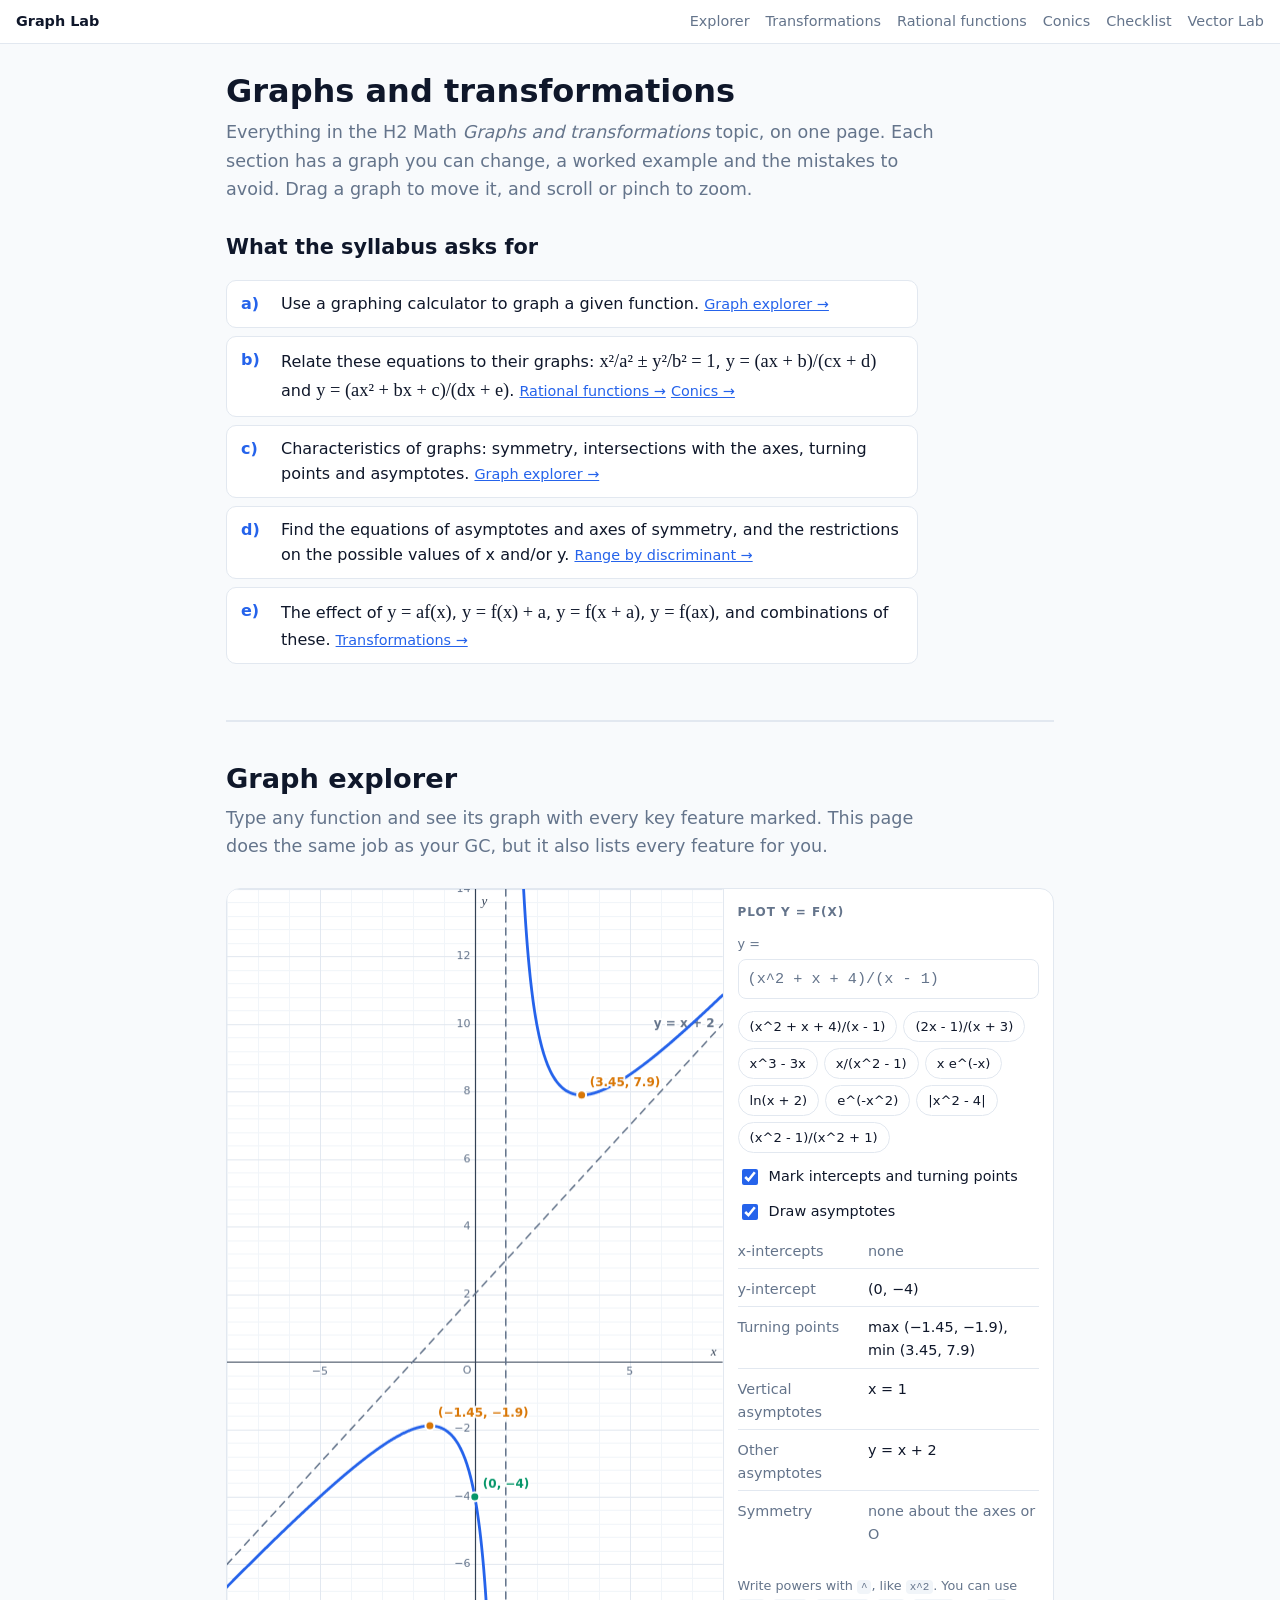
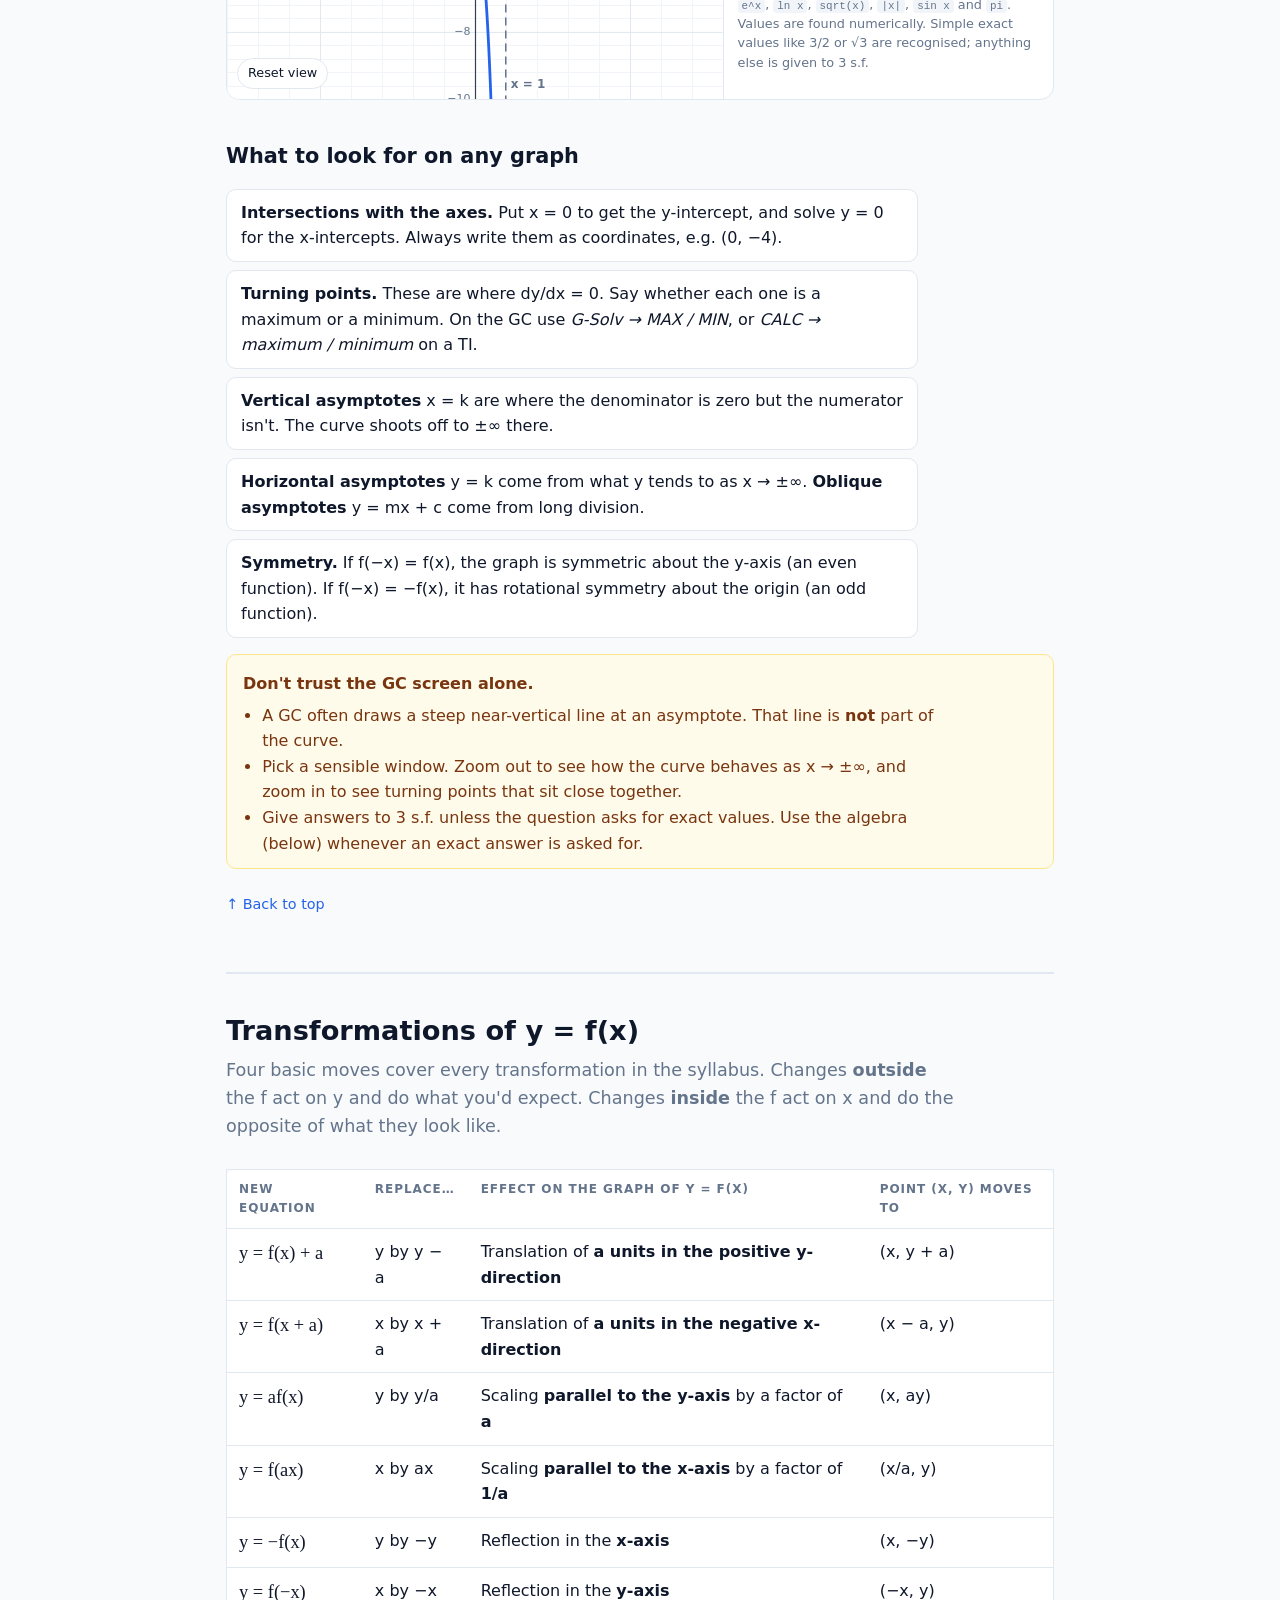
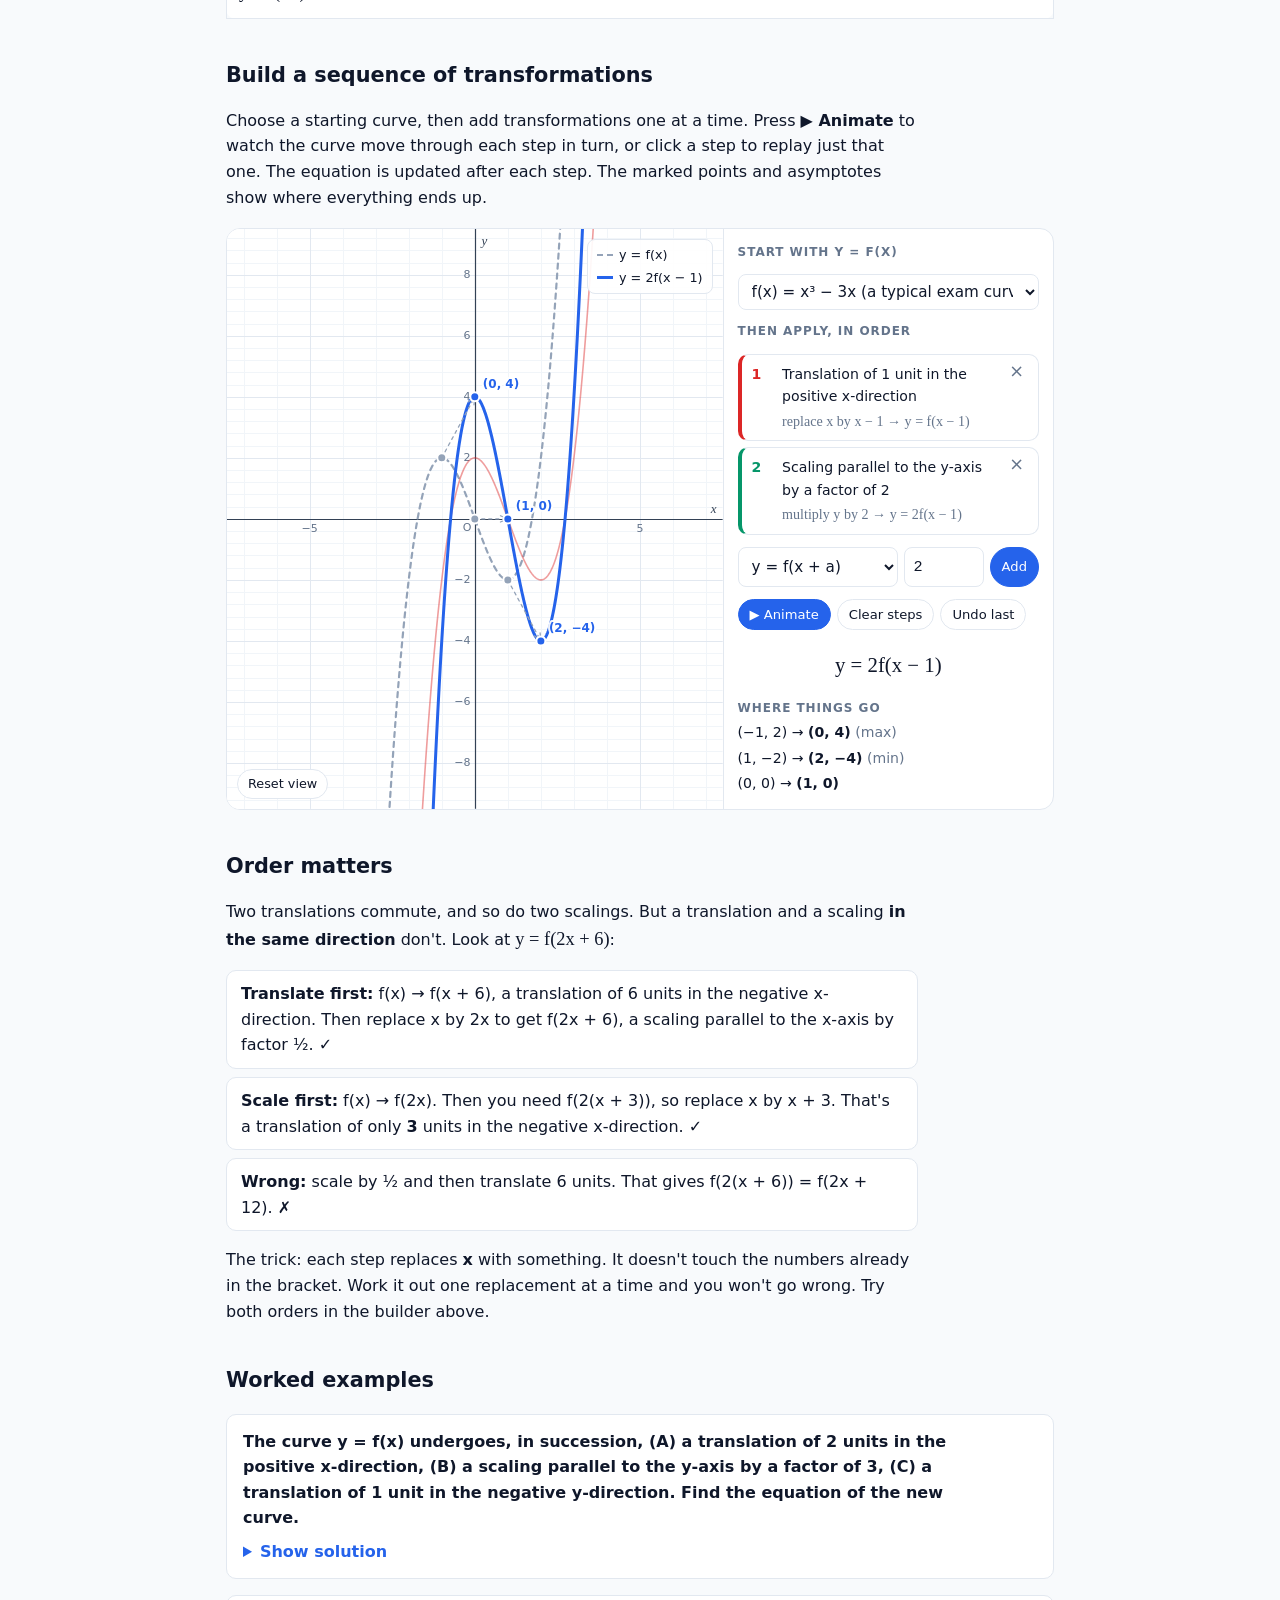
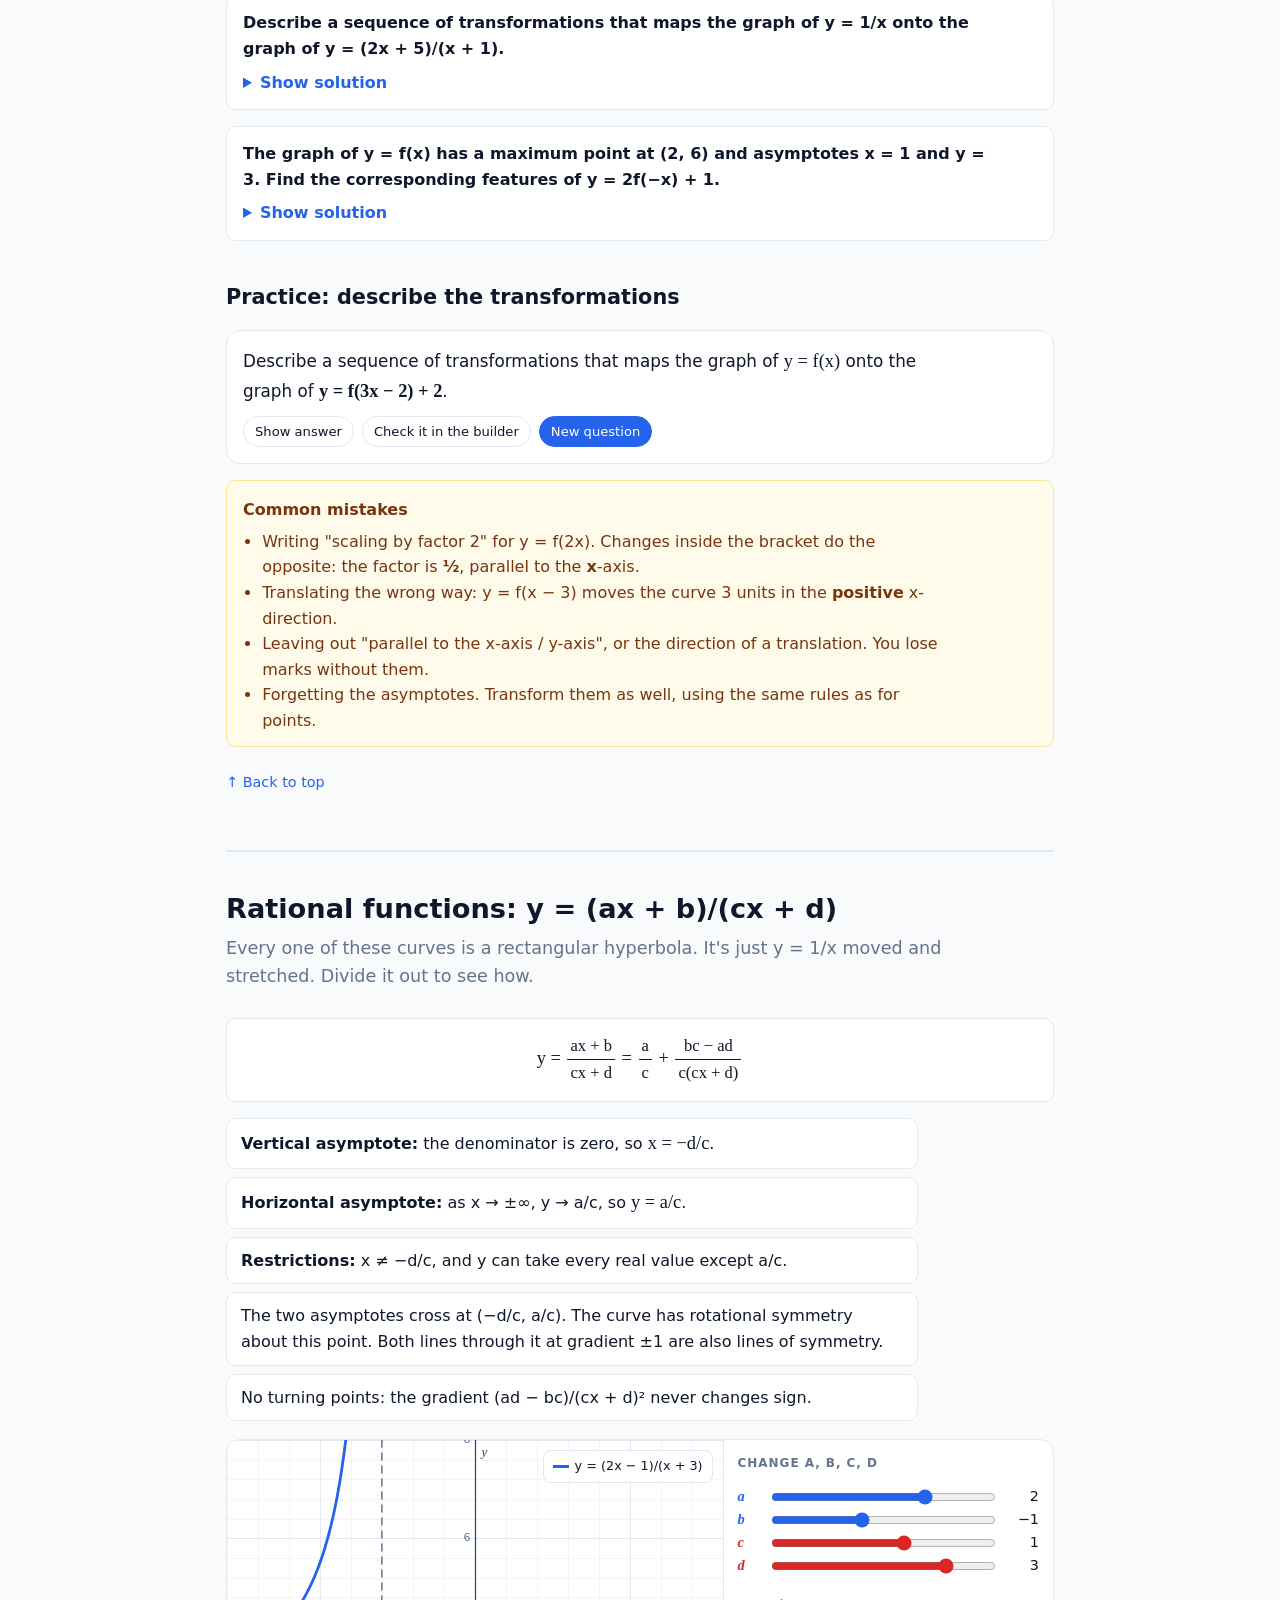
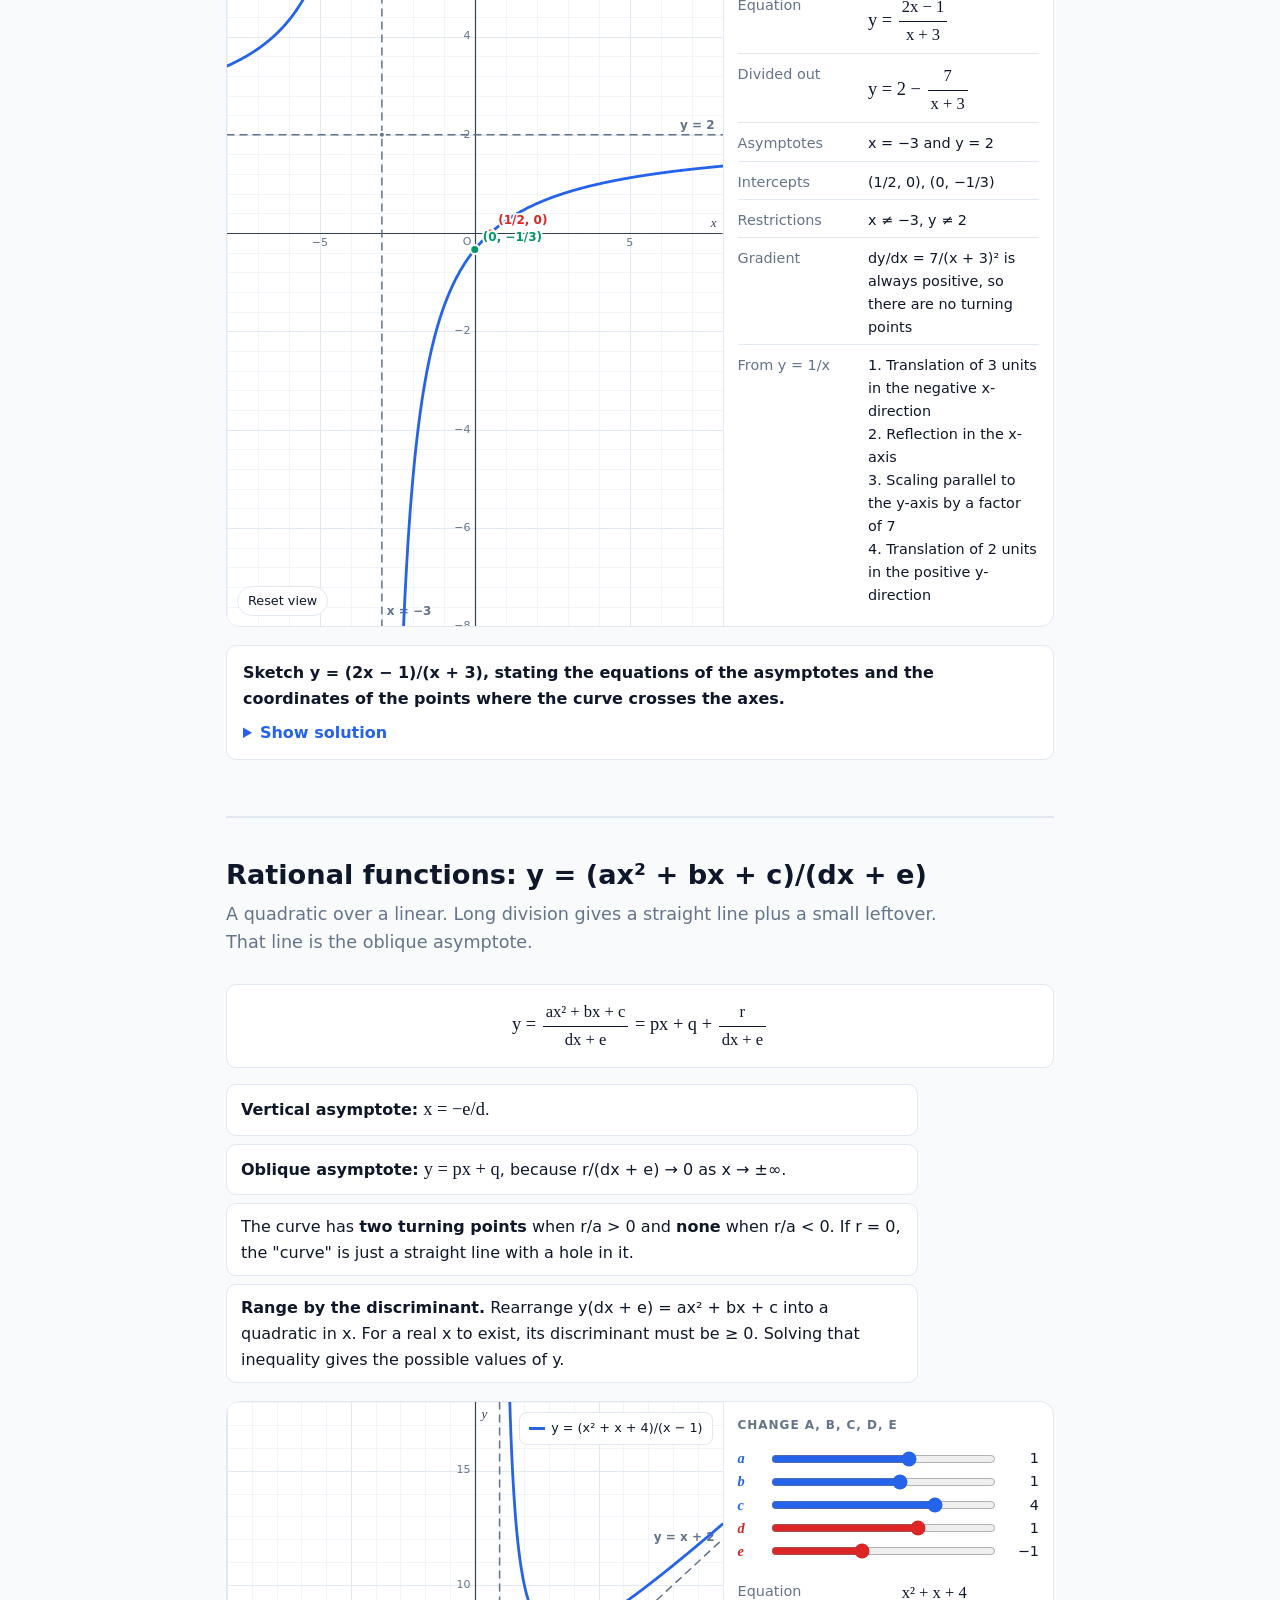
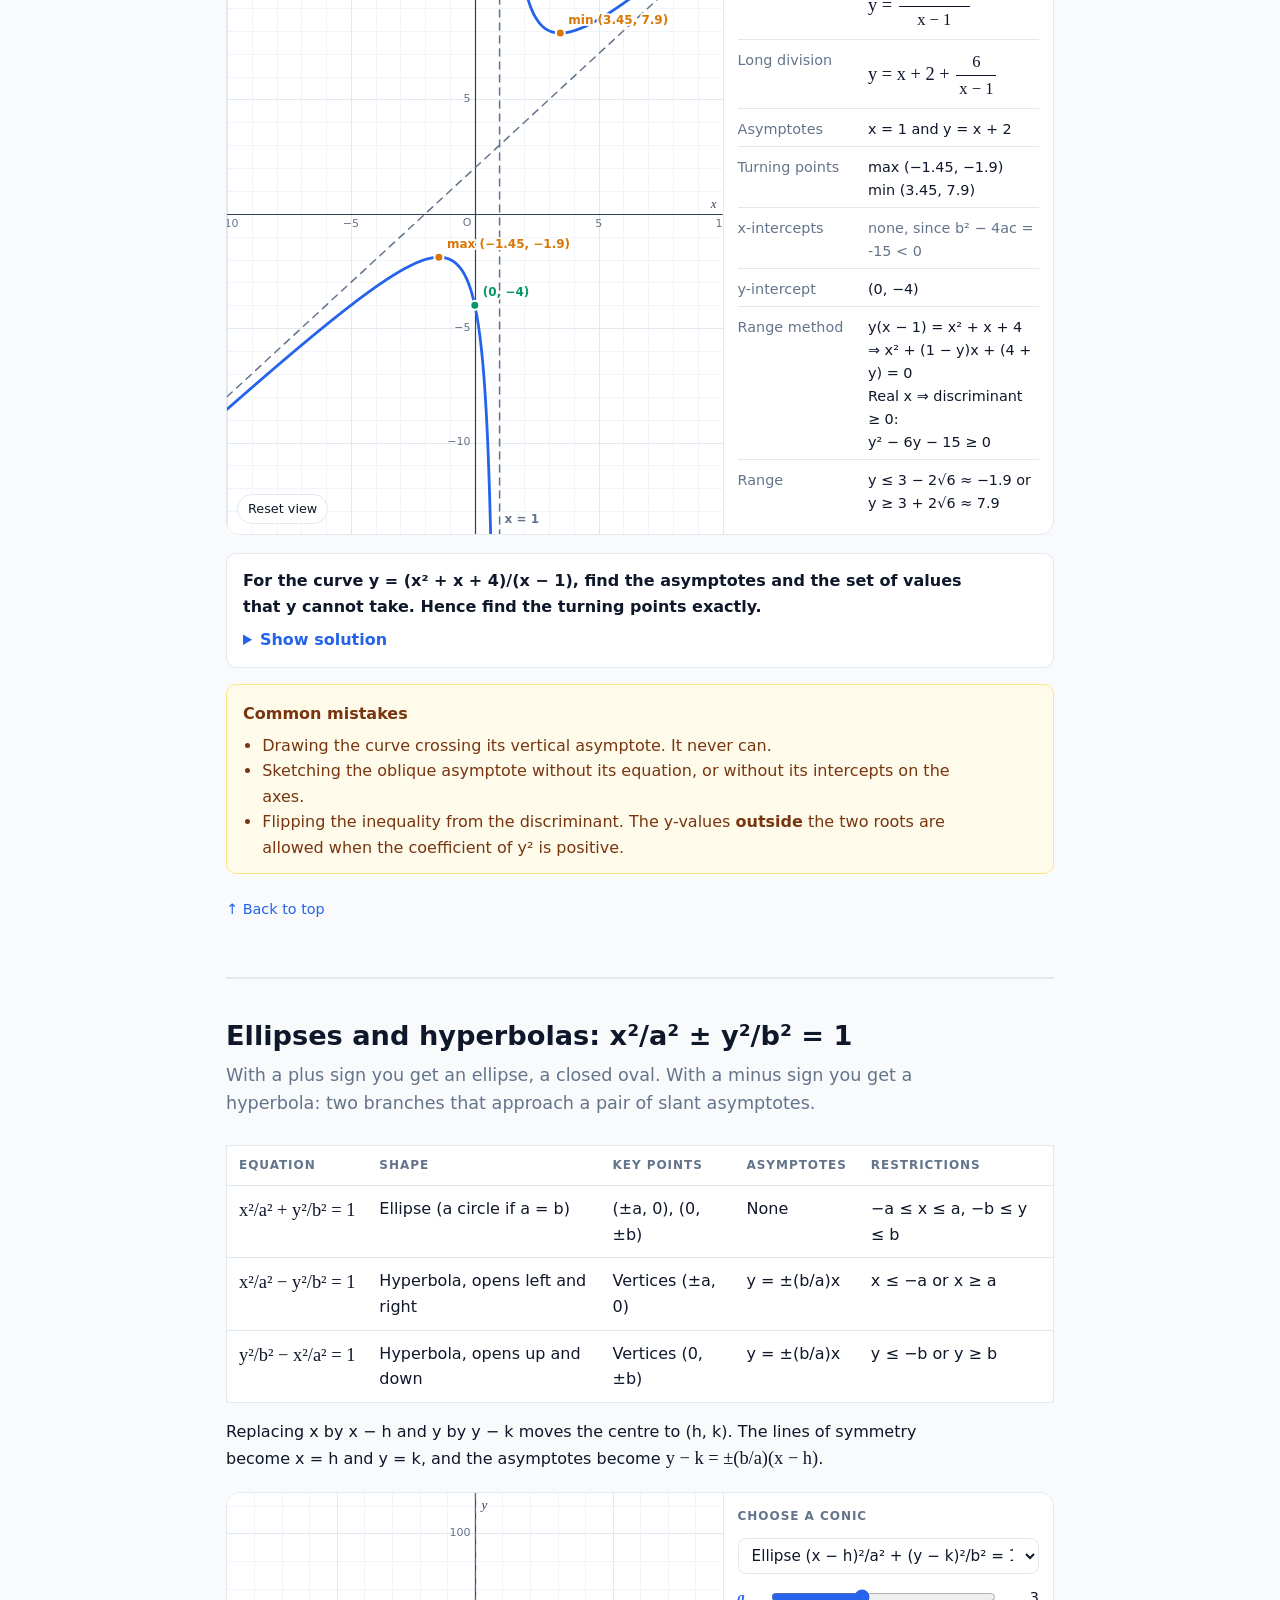
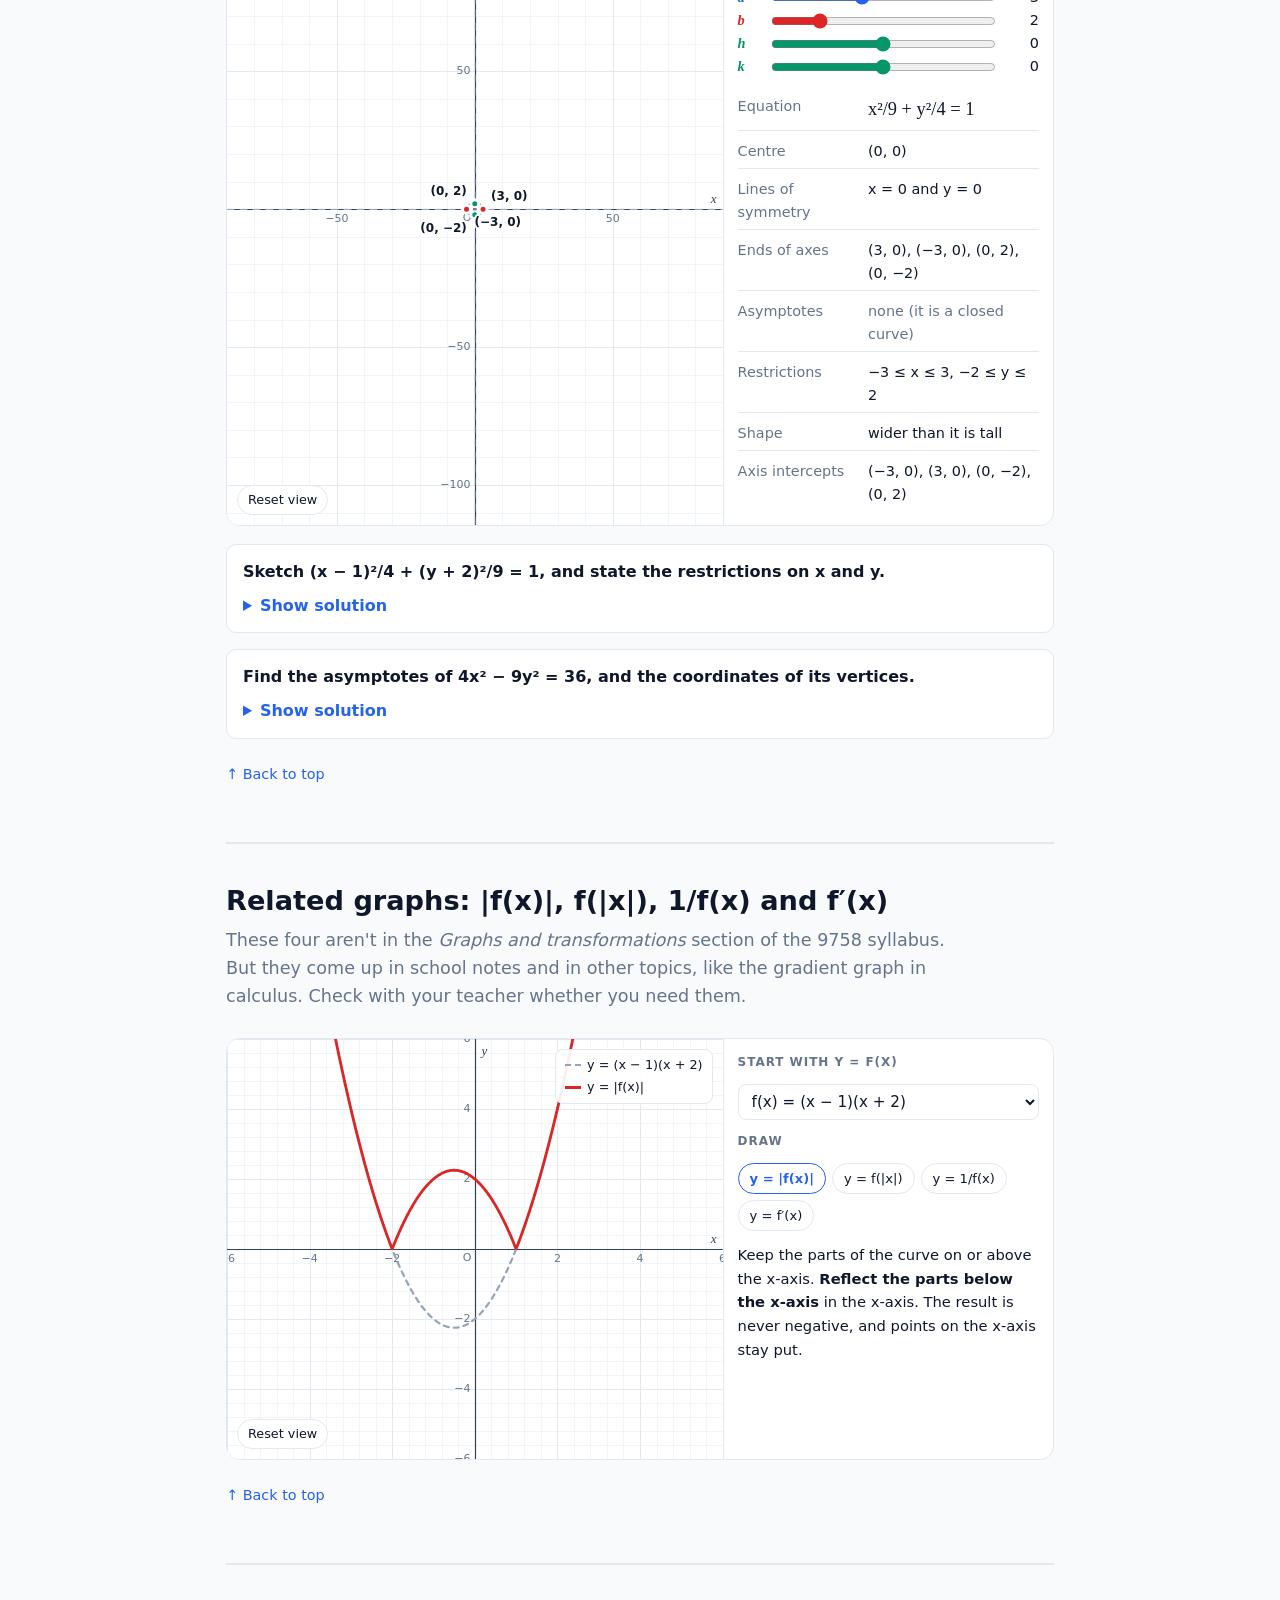
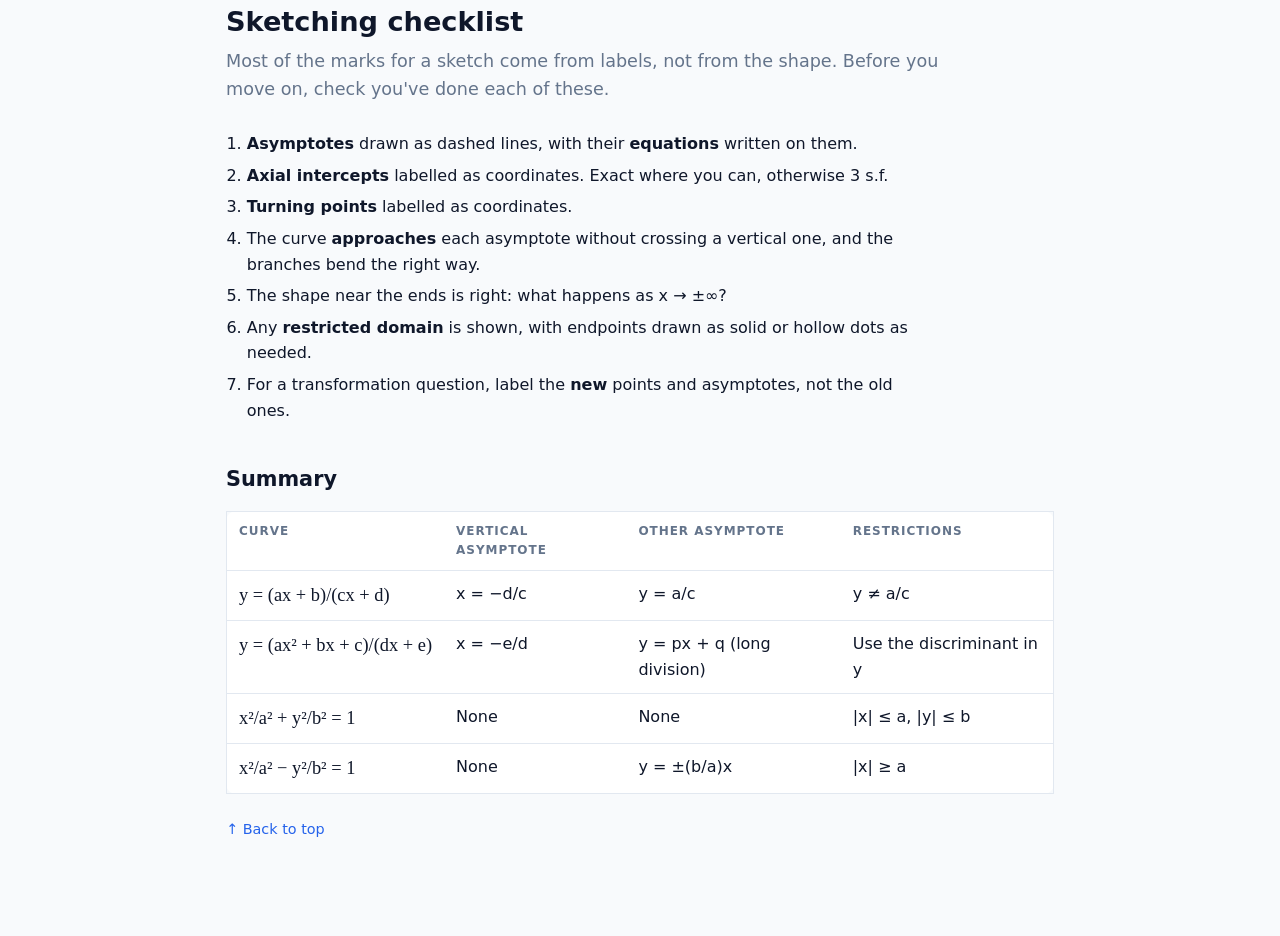
<file: graphs/index.html>
<!doctype html>
<html lang="en">
<head>
  <meta charset="utf-8">
  <meta name="viewport" content="width=device-width, initial-scale=1">
  <title>Graphs and Transformations</title>
  <meta name="description" content="Interactive H2 Math (9758) lessons on graphs and transformations: curve sketching, asymptotes, rational functions, conics and transformations of y = f(x).">
  <link rel="stylesheet" href="../style.css">
  <link rel="stylesheet" href="../learn.css">
  <link rel="stylesheet" href="../graphs.css">
</head>
<body>
  <nav class="topnav" id="top">
    <a class="brand" href="./">Graph Lab</a>
    <a href="#explorer">Explorer</a>
    <a href="#transformations">Transformations</a>
    <a href="#rational">Rational functions</a>
    <a href="#conics">Conics</a>
    <a href="#checklist">Checklist</a>
    <a href="../">Vector Lab</a>
  </nav>

  <main class="page">
    <h1>Graphs and transformations</h1>
    <p class="lede">Everything in the H2 Math <i>Graphs and transformations</i> topic, on one page. Each section has a graph you can change, a worked example and the mistakes to avoid. Drag a graph to move it, and scroll or pinch to zoom.</p>

    <h3 style="margin-top:0">What the syllabus asks for</h3>
    <ol class="syllabus">
      <li><div>Use a graphing calculator to graph a given function. <a href="#explorer">Graph explorer →</a></div></li>
      <li><div>Relate these equations to their graphs: <span class="eq">x²/a² ± y²/b² = 1</span>, <span class="eq">y = (ax + b)/(cx + d)</span> and <span class="eq">y = (ax² + bx + c)/(dx + e)</span>. <a href="#rational">Rational functions →</a> <a href="#conics">Conics →</a></div></li>
      <li><div>Characteristics of graphs: symmetry, intersections with the axes, turning points and asymptotes. <a href="#explorer">Graph explorer →</a></div></li>
      <li><div>Find the equations of asymptotes and axes of symmetry, and the restrictions on the possible values of x and/or y. <a href="#rational2">Range by discriminant →</a></div></li>
      <li><div>The effect of <span class="eq">y = af(x)</span>, <span class="eq">y = f(x) + a</span>, <span class="eq">y = f(x + a)</span>, <span class="eq">y = f(ax)</span>, and combinations of these. <a href="#transformations">Transformations →</a></div></li>
    </ol>

    <!-- ========================================================= -->
    <section class="lesson" id="explorer">
      <h2 class="section-title">Graph explorer</h2>
      <p class="lede">Type any function and see its graph with every key feature marked. This page does the same job as your GC, but it also lists every feature for you.</p>

      <div class="demo">
        <div id="ex-plot"></div>
        <div class="controls">
          <div class="demo-title">Plot y = f(x)</div>
          <label class="field">y =
            <input type="text" id="ex-input" value="(x^2 + x + 4)/(x - 1)" spellcheck="false" autocomplete="off" aria-label="Function of x">
          </label>
          <div class="err" id="ex-err"></div>
          <div class="presets" id="ex-presets"></div>
          <label class="toggle"><input type="checkbox" id="ex-points" checked> Mark intercepts and turning points</label>
          <label class="toggle"><input type="checkbox" id="ex-asym" checked> Draw asymptotes</label>
          <ul class="feat" id="ex-read"></ul>
          <p class="hint">Write powers with <code>^</code>, like <code>x^2</code>. You can use <code>e^x</code>, <code>ln x</code>, <code>sqrt(x)</code>, <code>|x|</code>, <code>sin x</code> and <code>pi</code>. Values are found numerically. Simple exact values like 3/2 or √3 are recognised; anything else is given to 3 s.f.</p>
        </div>
      </div>

      <h3>What to look for on any graph</h3>
      <ul class="facts">
        <li><b>Intersections with the axes.</b> Put x = 0 to get the y-intercept, and solve y = 0 for the x-intercepts. Always write them as coordinates, e.g. (0, −4).</li>
        <li><b>Turning points.</b> These are where dy/dx = 0. Say whether each one is a maximum or a minimum. On the GC use <i>G-Solv → MAX / MIN</i>, or <i>CALC → maximum / minimum</i> on a TI.</li>
        <li><b>Vertical asymptotes</b> x = k are where the denominator is zero but the numerator isn't. The curve shoots off to ±∞ there.</li>
        <li><b>Horizontal asymptotes</b> y = k come from what y tends to as x → ±∞. <b>Oblique asymptotes</b> y = mx + c come from long division.</li>
        <li><b>Symmetry.</b> If f(−x) = f(x), the graph is symmetric about the y-axis (an even function). If f(−x) = −f(x), it has rotational symmetry about the origin (an odd function).</li>
      </ul>

      <div class="callout warn">
        <p><b>Don't trust the GC screen alone.</b></p>
        <ul>
          <li>A GC often draws a steep near-vertical line at an asymptote. That line is <b>not</b> part of the curve.</li>
          <li>Pick a sensible window. Zoom out to see how the curve behaves as x → ±∞, and zoom in to see turning points that sit close together.</li>
          <li>Give answers to 3 s.f. unless the question asks for exact values. Use the algebra (below) whenever an exact answer is asked for.</li>
        </ul>
      </div>
      <p class="top-link"><a href="#top">↑ Back to top</a></p>
    </section>

    <!-- ========================================================= -->
    <section class="lesson" id="transformations">
      <h2 class="section-title">Transformations of y = f(x)</h2>
      <p class="lede">Four basic moves cover every transformation in the syllabus. Changes <b>outside</b> the f act on y and do what you'd expect. Changes <b>inside</b> the f act on x and do the opposite of what they look like.</p>

      <div class="table-wrap">
        <table class="summary">
          <thead><tr><th>New equation</th><th>Replace…</th><th>Effect on the graph of y = f(x)</th><th>Point (x, y) moves to</th></tr></thead>
          <tbody>
            <tr><td class="eq">y = f(x) + a</td><td>y by y − a</td><td>Translation of <b>a units in the positive y-direction</b></td><td>(x, y + a)</td></tr>
            <tr><td class="eq">y = f(x + a)</td><td>x by x + a</td><td>Translation of <b>a units in the negative x-direction</b></td><td>(x − a, y)</td></tr>
            <tr><td class="eq">y = af(x)</td><td>y by y/a</td><td>Scaling <b>parallel to the y-axis</b> by a factor of <b>a</b></td><td>(x, ay)</td></tr>
            <tr><td class="eq">y = f(ax)</td><td>x by ax</td><td>Scaling <b>parallel to the x-axis</b> by a factor of <b>1/a</b></td><td>(x/a, y)</td></tr>
            <tr><td class="eq">y = −f(x)</td><td>y by −y</td><td>Reflection in the <b>x-axis</b></td><td>(x, −y)</td></tr>
            <tr><td class="eq">y = f(−x)</td><td>x by −x</td><td>Reflection in the <b>y-axis</b></td><td>(−x, y)</td></tr>
          </tbody>
        </table>
      </div>

      <h3>Build a sequence of transformations</h3>
      <p>Choose a starting curve, then add transformations one at a time. Press <b>▶ Animate</b> to watch the curve move through each step in turn, or click a step to replay just that one. The equation is updated after each step. The marked points and asymptotes show where everything ends up.</p>
      <div class="demo">
        <div id="tf-plot"><div class="tf-now" id="tf-now"></div></div>
        <div class="controls">
          <div class="demo-title">Start with y = f(x)</div>
          <select id="tf-base" aria-label="Starting curve"></select>
          <div class="demo-title">Then apply, in order</div>
          <ol class="seq" id="tf-seq"></ol>
          <div class="seq-add">
            <select id="tf-type" aria-label="Transformation">
              <option value="xtrans">y = f(x + a)</option>
              <option value="xscale">y = f(ax)</option>
              <option value="yscale">y = af(x)</option>
              <option value="ytrans">y = f(x) + a</option>
            </select>
            <input id="tf-val" type="text" value="2" aria-label="Value of a" spellcheck="false">
            <button class="btn primary" id="tf-add" type="button">Add</button>
          </div>
          <div class="err" id="tf-err"></div>
          <div class="presets"><button type="button" class="btn primary" id="tf-play">▶ Animate</button><button type="button" id="tf-clear">Clear steps</button><button type="button" id="tf-undo">Undo last</button></div>
          <div class="eq-big" id="tf-eq"></div>
          <div class="track" id="tf-track"></div>
        </div>
      </div>

      <h3>Order matters</h3>
      <p>Two translations commute, and so do two scalings. But a translation and a scaling <b>in the same direction</b> don't. Look at <span class="eq">y = f(2x + 6)</span>:</p>
      <ul class="facts">
        <li><b>Translate first:</b> f(x) → f(x + 6), a translation of 6 units in the negative x-direction. Then replace x by 2x to get f(2x + 6), a scaling parallel to the x-axis by factor ½. ✓</li>
        <li><b>Scale first:</b> f(x) → f(2x). Then you need f(2(x + 3)), so replace x by x + 3. That's a translation of only <b>3</b> units in the negative x-direction. ✓</li>
        <li><b>Wrong:</b> scale by ½ and then translate 6 units. That gives f(2(x + 6)) = f(2x + 12). ✗</li>
      </ul>
      <p>The trick: each step replaces <b>x</b> with something. It doesn't touch the numbers already in the bracket. Work it out one replacement at a time and you won't go wrong. Try both orders in the builder above.</p>

      <h3>Worked examples</h3>
      <div class="example">
        <p class="q">The curve y = f(x) undergoes, in succession, (A) a translation of 2 units in the positive x-direction, (B) a scaling parallel to the y-axis by a factor of 3, (C) a translation of 1 unit in the negative y-direction. Find the equation of the new curve.</p>
        <details>
          <summary>Show solution</summary>
          <ol>
            <li>(A) Replace x by x − 2: <span class="eq">y = f(x − 2)</span></li>
            <li>(B) Replace y by y/3: y/3 = f(x − 2), so <span class="eq">y = 3f(x − 2)</span></li>
            <li>(C) Replace y by y + 1: y + 1 = 3f(x − 2), so <span class="eq"><b>y = 3f(x − 2) − 1</b></span></li>
            <li>The point (4, 5) on y = f(x) maps to (6, 5) → (6, 15) → (6, 14).</li>
          </ol>
        </details>
      </div>
      <div class="example">
        <p class="q">Describe a sequence of transformations that maps the graph of y = 1/x onto the graph of y = (2x + 5)/(x + 1).</p>
        <details>
          <summary>Show solution</summary>
          <ol>
            <li>Divide first: 2x + 5 = 2(x + 1) + 3, so <span class="eq">y = 2 + 3/(x + 1)</span>.</li>
            <li>1/x → 1/(x + 1): a <b>translation of 1 unit in the negative x-direction</b>.</li>
            <li>→ 3/(x + 1): a <b>scaling parallel to the y-axis by a factor of 3</b>.</li>
            <li>→ 3/(x + 1) + 2: a <b>translation of 2 units in the positive y-direction</b>.</li>
            <li>Check with the asymptotes: x = 0, y = 0 move to x = −1, y = 2. ✓</li>
          </ol>
        </details>
      </div>
      <div class="example">
        <p class="q">The graph of y = f(x) has a maximum point at (2, 6) and asymptotes x = 1 and y = 3. Find the corresponding features of y = 2f(−x) + 1.</p>
        <details>
          <summary>Show solution</summary>
          <ol>
            <li>Point: x → −x reflects in the y-axis, then y → 2y + 1. So (2, 6) → (−2, 6) → (−2, 13).</li>
            <li>A positive scaling keeps a maximum as a maximum, so <b>(−2, 13)</b> is still a maximum. (A negative factor would turn it into a minimum.)</li>
            <li>Vertical asymptote x = 1 → <b>x = −1</b>. Horizontal asymptote y = 3 → y = 2(3) + 1 = <b>7</b>.</li>
          </ol>
        </details>
      </div>

      <h3>Practice: describe the transformations</h3>
      <div class="practice" id="practice">
        <p class="q" id="pr-q"></p>
        <div class="row-btns">
          <button class="btn" id="pr-show" type="button">Show answer</button>
          <button class="btn" id="pr-load" type="button">Check it in the builder</button>
          <button class="btn primary" id="pr-new" type="button">New question</button>
        </div>
        <div class="ans" id="pr-ans"></div>
      </div>

      <div class="callout warn">
        <p><b>Common mistakes</b></p>
        <ul>
          <li>Writing "scaling by factor 2" for y = f(2x). Changes inside the bracket do the opposite: the factor is <b>½</b>, parallel to the <b>x</b>-axis.</li>
          <li>Translating the wrong way: y = f(x − 3) moves the curve 3 units in the <b>positive</b> x-direction.</li>
          <li>Leaving out "parallel to the x-axis / y-axis", or the direction of a translation. You lose marks without them.</li>
          <li>Forgetting the asymptotes. Transform them as well, using the same rules as for points.</li>
        </ul>
      </div>
      <p class="top-link"><a href="#top">↑ Back to top</a></p>
    </section>

    <!-- ========================================================= -->
    <section class="lesson" id="rational">
      <h2 class="section-title">Rational functions: y = (ax + b)/(cx + d)</h2>
      <p class="lede">Every one of these curves is a rectangular hyperbola. It's just y = 1/x moved and stretched. Divide it out to see how.</p>
      <div class="formula"><span class="eq">y = <span class="frac"><span>ax + b</span><span>cx + d</span></span> = <span class="frac"><span>a</span><span>c</span></span> + <span class="frac"><span>bc − ad</span><span>c(cx + d)</span></span></span></div>
      <ul class="facts">
        <li><b>Vertical asymptote:</b> the denominator is zero, so <span class="eq">x = −d/c</span>.</li>
        <li><b>Horizontal asymptote:</b> as x → ±∞, y → a/c, so <span class="eq">y = a/c</span>.</li>
        <li><b>Restrictions:</b> x ≠ −d/c, and y can take every real value except a/c.</li>
        <li>The two asymptotes cross at (−d/c, a/c). The curve has rotational symmetry about this point. Both lines through it at gradient ±1 are also lines of symmetry.</li>
        <li>No turning points: the gradient (ad − bc)/(cx + d)² never changes sign.</li>
      </ul>
      <div class="demo">
        <div id="r1-plot"></div>
        <div class="controls">
          <div class="demo-title">Change a, b, c, d</div>
          <div id="r1-sliders"></div>
          <ul class="feat" id="r1-read"></ul>
        </div>
      </div>
      <div class="example">
        <p class="q">Sketch y = (2x − 1)/(x + 3), stating the equations of the asymptotes and the coordinates of the points where the curve crosses the axes.</p>
        <details>
          <summary>Show solution</summary>
          <ol>
            <li>Write it as y = 2 − 7/(x + 3).</li>
            <li>Asymptotes: <b>x = −3</b> and <b>y = 2</b>.</li>
            <li>x = 0 gives y = −1/3, so the curve crosses the y-axis at <b>(0, −1/3)</b>. y = 0 gives 2x − 1 = 0, so it crosses the x-axis at <b>(1/2, 0)</b>.</li>
            <li>Because of the −7, the branches sit in the top-left and bottom-right of the asymptotes: as x → −3⁺, y → −∞.</li>
          </ol>
        </details>
      </div>
    </section>

    <!-- ========================================================= -->
    <section class="lesson" id="rational2">
      <h2 class="section-title">Rational functions: y = (ax² + bx + c)/(dx + e)</h2>
      <p class="lede">A quadratic over a linear. Long division gives a straight line plus a small leftover. That line is the oblique asymptote.</p>
      <div class="formula"><span class="eq">y = <span class="frac"><span>ax² + bx + c</span><span>dx + e</span></span> = px + q + <span class="frac"><span>r</span><span>dx + e</span></span></span></div>
      <ul class="facts">
        <li><b>Vertical asymptote:</b> <span class="eq">x = −e/d</span>.</li>
        <li><b>Oblique asymptote:</b> <span class="eq">y = px + q</span>, because r/(dx + e) → 0 as x → ±∞.</li>
        <li>The curve has <b>two turning points</b> when r/a &gt; 0 and <b>none</b> when r/a &lt; 0. If r = 0, the "curve" is just a straight line with a hole in it.</li>
        <li><b>Range by the discriminant.</b> Rearrange y(dx + e) = ax² + bx + c into a quadratic in x. For a real x to exist, its discriminant must be ≥ 0. Solving that inequality gives the possible values of y.</li>
      </ul>
      <div class="demo">
        <div id="r2-plot"></div>
        <div class="controls">
          <div class="demo-title">Change a, b, c, d, e</div>
          <div id="r2-sliders"></div>
          <ul class="feat" id="r2-read"></ul>
        </div>
      </div>
      <div class="example">
        <p class="q">For the curve y = (x² + x + 4)/(x − 1), find the asymptotes and the set of values that y cannot take. Hence find the turning points exactly.</p>
        <details>
          <summary>Show solution</summary>
          <ol>
            <li>Long division: x² + x + 4 = (x − 1)(x + 2) + 6, so y = x + 2 + 6/(x − 1).</li>
            <li>Asymptotes: <b>x = 1</b> and <b>y = x + 2</b>.</li>
            <li>y(x − 1) = x² + x + 4 rearranges to x² + (1 − y)x + (4 + y) = 0.</li>
            <li>Real x needs (1 − y)² − 4(4 + y) ≥ 0, which simplifies to y² − 6y − 15 ≥ 0.</li>
            <li>The roots are y = 3 ± 2√6, so y ≤ 3 − 2√6 or y ≥ 3 + 2√6. <b>y cannot take values in (3 − 2√6, 3 + 2√6)</b>.</li>
            <li>The boundary values are the y-coordinates of the turning points. At those values the quadratic has a repeated root, x = (y − 1)/2. This gives <b>max (1 − √6, 3 − 2√6)</b> and <b>min (1 + √6, 3 + 2√6)</b>.</li>
            <li>No x-intercepts, since x² + x + 4 = 0 has discriminant −15 &lt; 0. The y-intercept is (0, −4).</li>
          </ol>
        </details>
      </div>
      <div class="callout warn">
        <p><b>Common mistakes</b></p>
        <ul>
          <li>Drawing the curve crossing its vertical asymptote. It never can.</li>
          <li>Sketching the oblique asymptote without its equation, or without its intercepts on the axes.</li>
          <li>Flipping the inequality from the discriminant. The y-values <b>outside</b> the two roots are allowed when the coefficient of y² is positive.</li>
        </ul>
      </div>
      <p class="top-link"><a href="#top">↑ Back to top</a></p>
    </section>

    <!-- ========================================================= -->
    <section class="lesson" id="conics">
      <h2 class="section-title">Ellipses and hyperbolas: x²/a² ± y²/b² = 1</h2>
      <p class="lede">With a plus sign you get an ellipse, a closed oval. With a minus sign you get a hyperbola: two branches that approach a pair of slant asymptotes.</p>
      <div class="table-wrap">
        <table class="summary">
          <thead><tr><th>Equation</th><th>Shape</th><th>Key points</th><th>Asymptotes</th><th>Restrictions</th></tr></thead>
          <tbody>
            <tr><td class="eq">x²/a² + y²/b² = 1</td><td>Ellipse (a circle if a = b)</td><td>(±a, 0), (0, ±b)</td><td>None</td><td>−a ≤ x ≤ a, −b ≤ y ≤ b</td></tr>
            <tr><td class="eq">x²/a² − y²/b² = 1</td><td>Hyperbola, opens left and right</td><td>Vertices (±a, 0)</td><td>y = ±(b/a)x</td><td>x ≤ −a or x ≥ a</td></tr>
            <tr><td class="eq">y²/b² − x²/a² = 1</td><td>Hyperbola, opens up and down</td><td>Vertices (0, ±b)</td><td>y = ±(b/a)x</td><td>y ≤ −b or y ≥ b</td></tr>
          </tbody>
        </table>
      </div>
      <p>Replacing x by x − h and y by y − k moves the centre to (h, k). The lines of symmetry become x = h and y = k, and the asymptotes become <span class="eq">y − k = ±(b/a)(x − h)</span>.</p>
      <div class="demo">
        <div id="cn-plot"></div>
        <div class="controls">
          <div class="demo-title">Choose a conic</div>
          <select id="cn-type" aria-label="Type of conic">
            <option value="E">Ellipse (x − h)²/a² + (y − k)²/b² = 1</option>
            <option value="H">Hyperbola (x − h)²/a² − (y − k)²/b² = 1</option>
            <option value="V">Hyperbola (y − k)²/b² − (x − h)²/a² = 1</option>
          </select>
          <div id="cn-sliders"></div>
          <ul class="feat" id="cn-read"></ul>
        </div>
      </div>
      <div class="example">
        <p class="q">Sketch (x − 1)²/4 + (y + 2)²/9 = 1, and state the restrictions on x and y.</p>
        <details>
          <summary>Show solution</summary>
          <ol>
            <li>It's an ellipse with centre (1, −2), a = 2 and b = 3.</li>
            <li>Ends of the axes: (1 ± 2, −2) = (−1, −2) and (3, −2). (1, −2 ± 3) = (1, 1) and (1, −5).</li>
            <li>Restrictions: <b>−1 ≤ x ≤ 3</b> and <b>−5 ≤ y ≤ 1</b>. Lines of symmetry: x = 1 and y = −2.</li>
            <li>y-intercepts: put x = 0, so (y + 2)²/9 = 3/4 and y = −2 ± 3√3/2. Plot them on the sketch.</li>
          </ol>
        </details>
      </div>
      <div class="example">
        <p class="q">Find the asymptotes of 4x² − 9y² = 36, and the coordinates of its vertices.</p>
        <details>
          <summary>Show solution</summary>
          <ol>
            <li>Divide by 36: x²/9 − y²/4 = 1, so a = 3 and b = 2.</li>
            <li>Vertices: <b>(±3, 0)</b>. Asymptotes: <b>y = ±(2/3)x</b>.</li>
            <li>A quick way to get the asymptotes: replace the 1 with 0. Then x²/9 = y²/4, so y = ±2x/3.</li>
          </ol>
        </details>
      </div>
      <p class="top-link"><a href="#top">↑ Back to top</a></p>
    </section>

    <!-- ========================================================= -->
    <section class="lesson" id="related">
      <h2 class="section-title">Related graphs: |f(x)|, f(|x|), 1/f(x) and f′(x)</h2>
      <p class="lede">These four aren't in the <i>Graphs and transformations</i> section of the 9758 syllabus. But they come up in school notes and in other topics, like the gradient graph in calculus. Check with your teacher whether you need them.</p>
      <div class="demo">
        <div id="rl-plot"></div>
        <div class="controls">
          <div class="demo-title">Start with y = f(x)</div>
          <select id="rl-base" aria-label="Starting curve"></select>
          <div class="demo-title">Draw</div>
          <div class="presets" id="rl-modes"></div>
          <div class="readout" id="rl-read"></div>
        </div>
      </div>
      <p class="top-link"><a href="#top">↑ Back to top</a></p>
    </section>

    <!-- ========================================================= -->
    <section class="lesson" id="checklist">
      <h2 class="section-title">Sketching checklist</h2>
      <p class="lede">Most of the marks for a sketch come from labels, not from the shape. Before you move on, check you've done each of these.</p>
      <ol class="steps">
        <li><b>Asymptotes</b> drawn as dashed lines, with their <b>equations</b> written on them.</li>
        <li><b>Axial intercepts</b> labelled as coordinates. Exact where you can, otherwise 3 s.f.</li>
        <li><b>Turning points</b> labelled as coordinates.</li>
        <li>The curve <b>approaches</b> each asymptote without crossing a vertical one, and the branches bend the right way.</li>
        <li>The shape near the ends is right: what happens as x → ±∞?</li>
        <li>Any <b>restricted domain</b> is shown, with endpoints drawn as solid or hollow dots as needed.</li>
        <li>For a transformation question, label the <b>new</b> points and asymptotes, not the old ones.</li>
      </ol>

      <h3>Summary</h3>
      <div class="table-wrap">
        <table class="summary">
          <thead><tr><th>Curve</th><th>Vertical asymptote</th><th>Other asymptote</th><th>Restrictions</th></tr></thead>
          <tbody>
            <tr><td class="eq">y = (ax + b)/(cx + d)</td><td>x = −d/c</td><td>y = a/c</td><td>y ≠ a/c</td></tr>
            <tr><td class="eq">y = (ax² + bx + c)/(dx + e)</td><td>x = −e/d</td><td>y = px + q (long division)</td><td>Use the discriminant in y</td></tr>
            <tr><td class="eq">x²/a² + y²/b² = 1</td><td>None</td><td>None</td><td>|x| ≤ a, |y| ≤ b</td></tr>
            <tr><td class="eq">x²/a² − y²/b² = 1</td><td>None</td><td>y = ±(b/a)x</td><td>|x| ≥ a</td></tr>
          </tbody>
        </table>
      </div>
      <p class="top-link"><a href="#top">↑ Back to top</a></p>
    </section>
  </main>

  <script type="module" src="../js/graphs.js"></script>
</body>
</html>
</file>
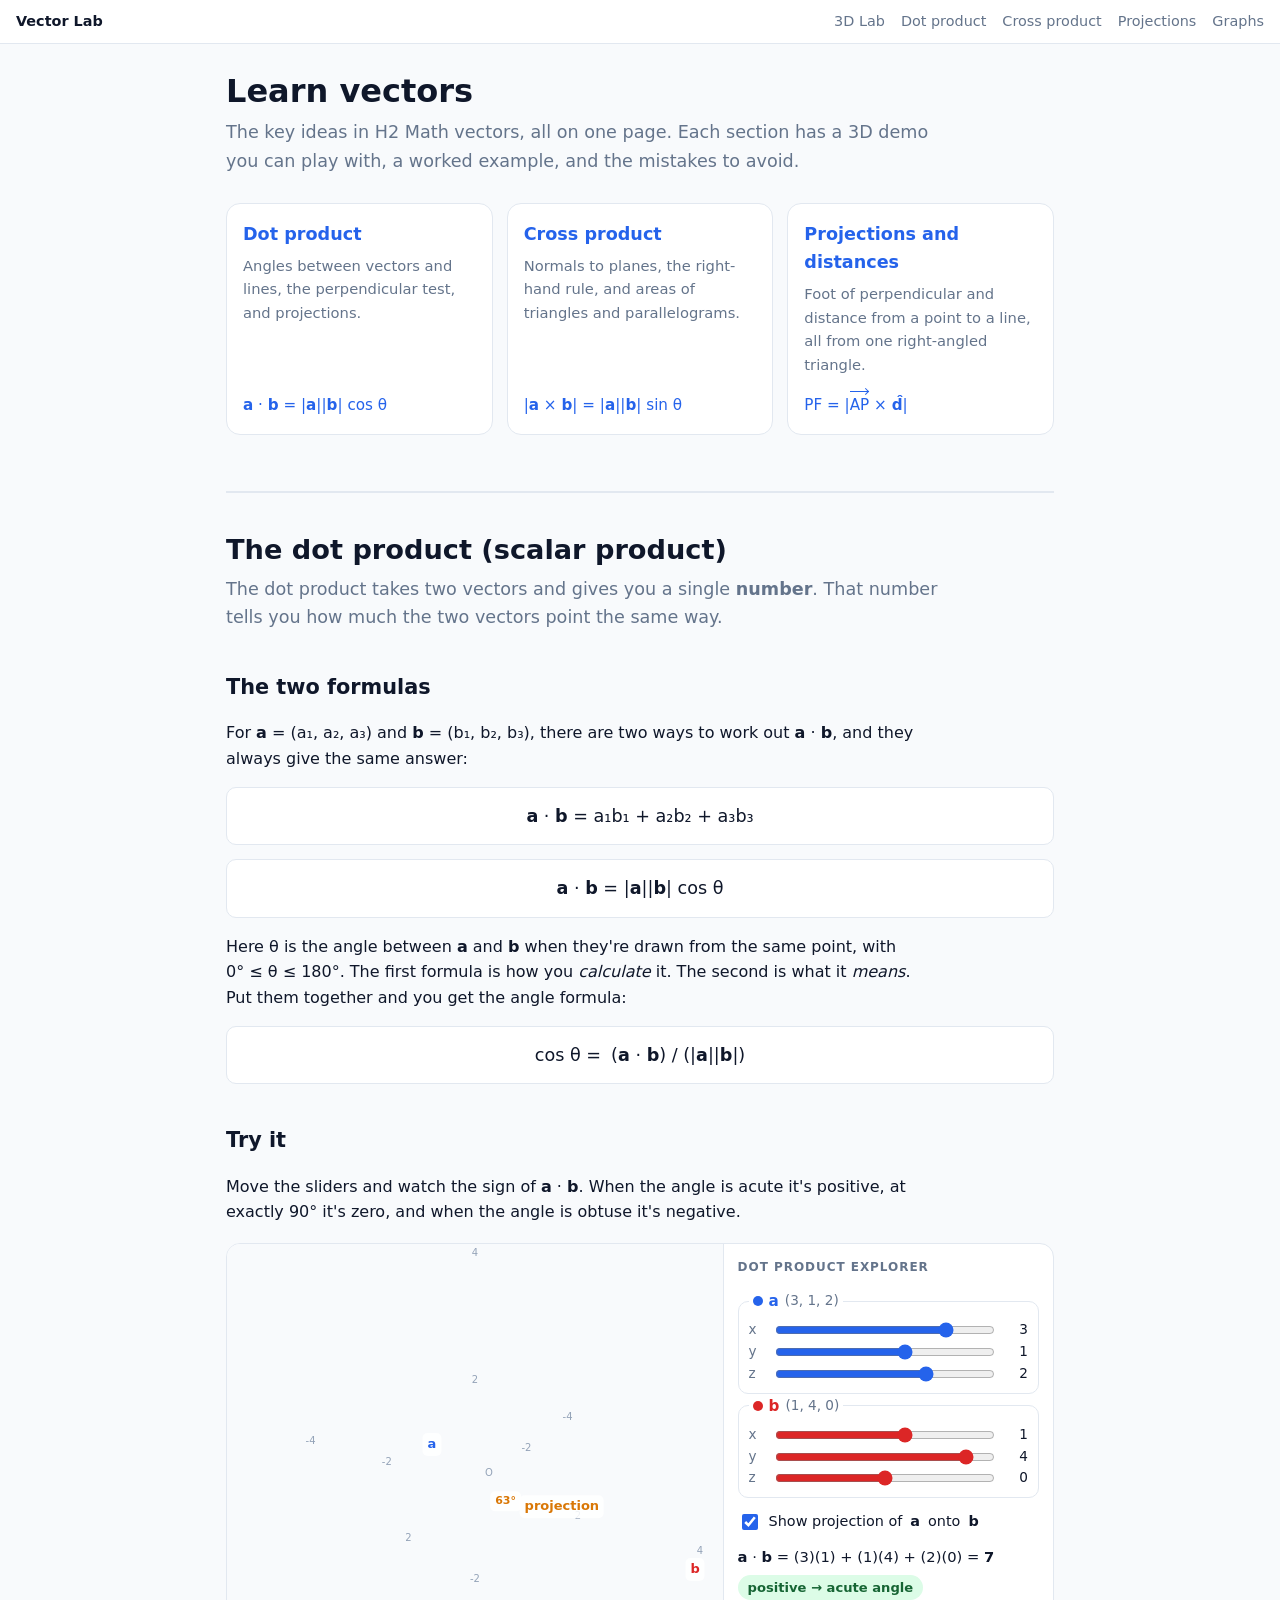
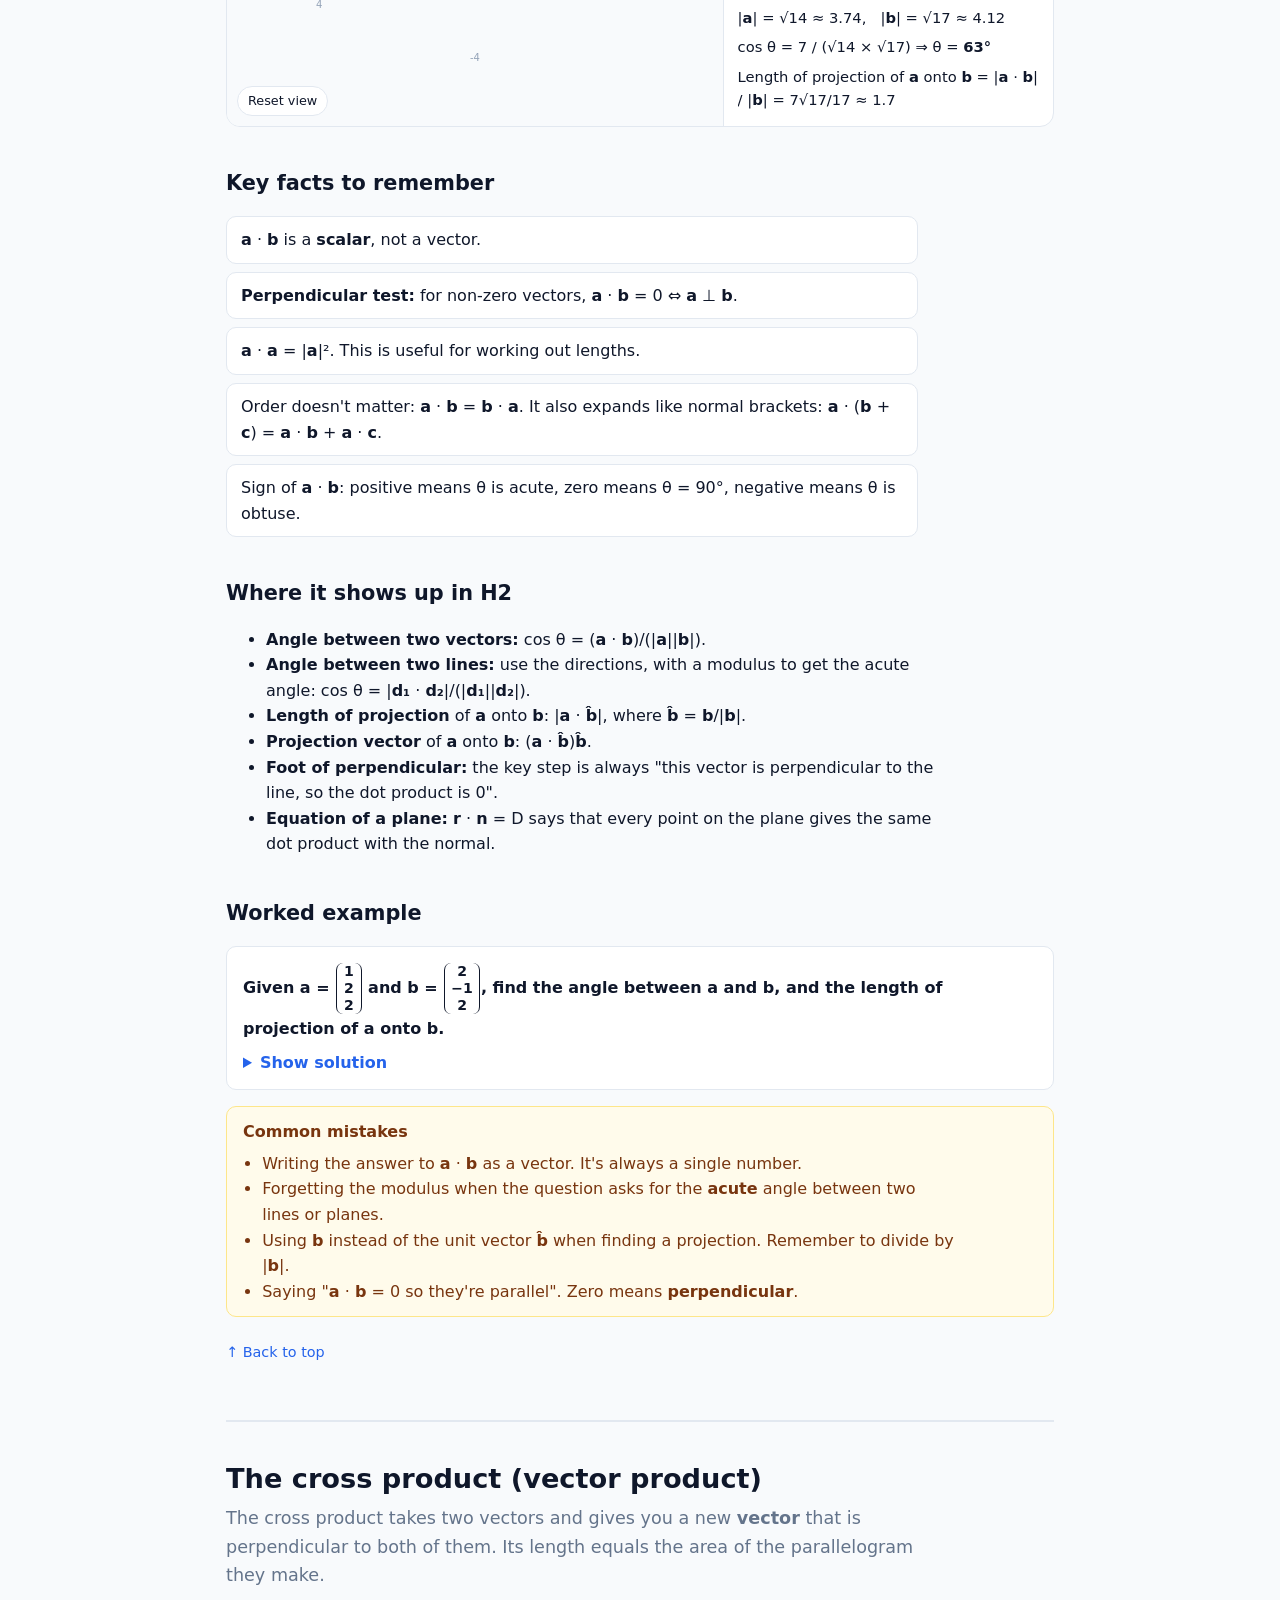
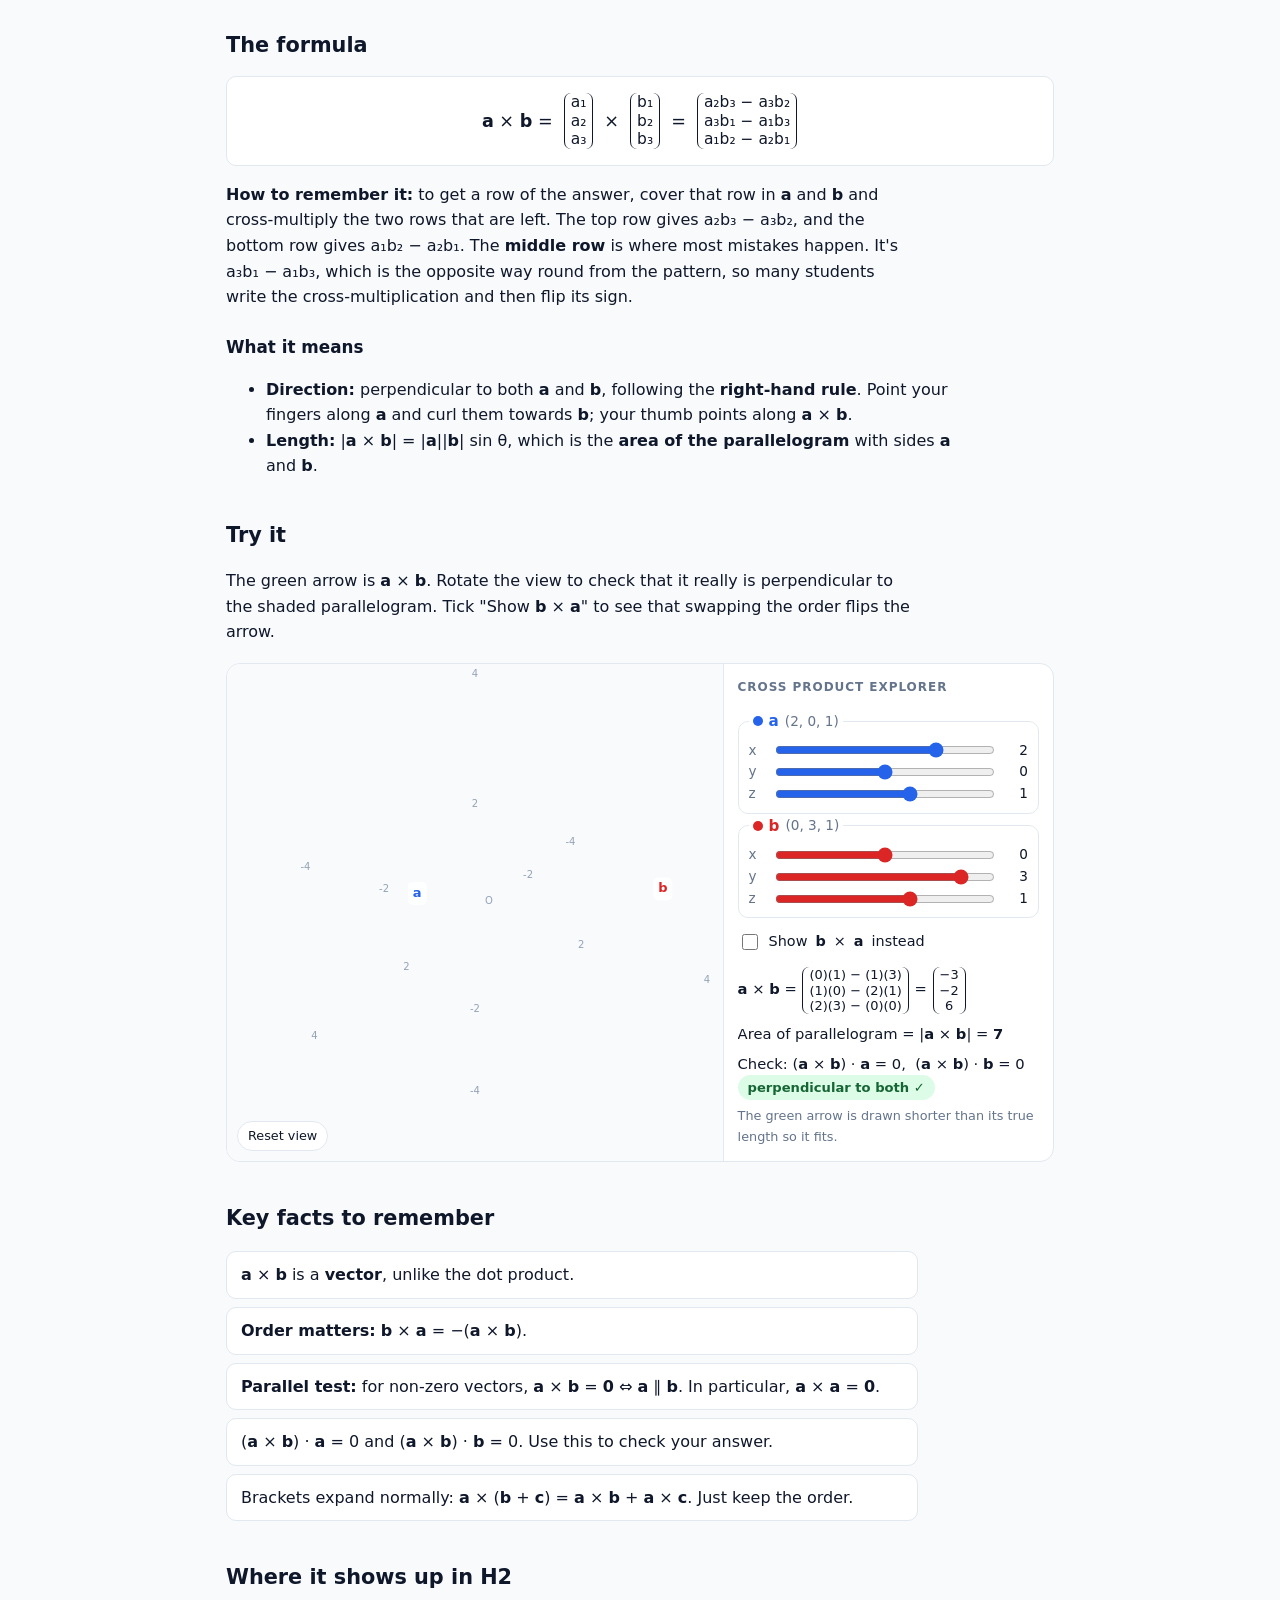
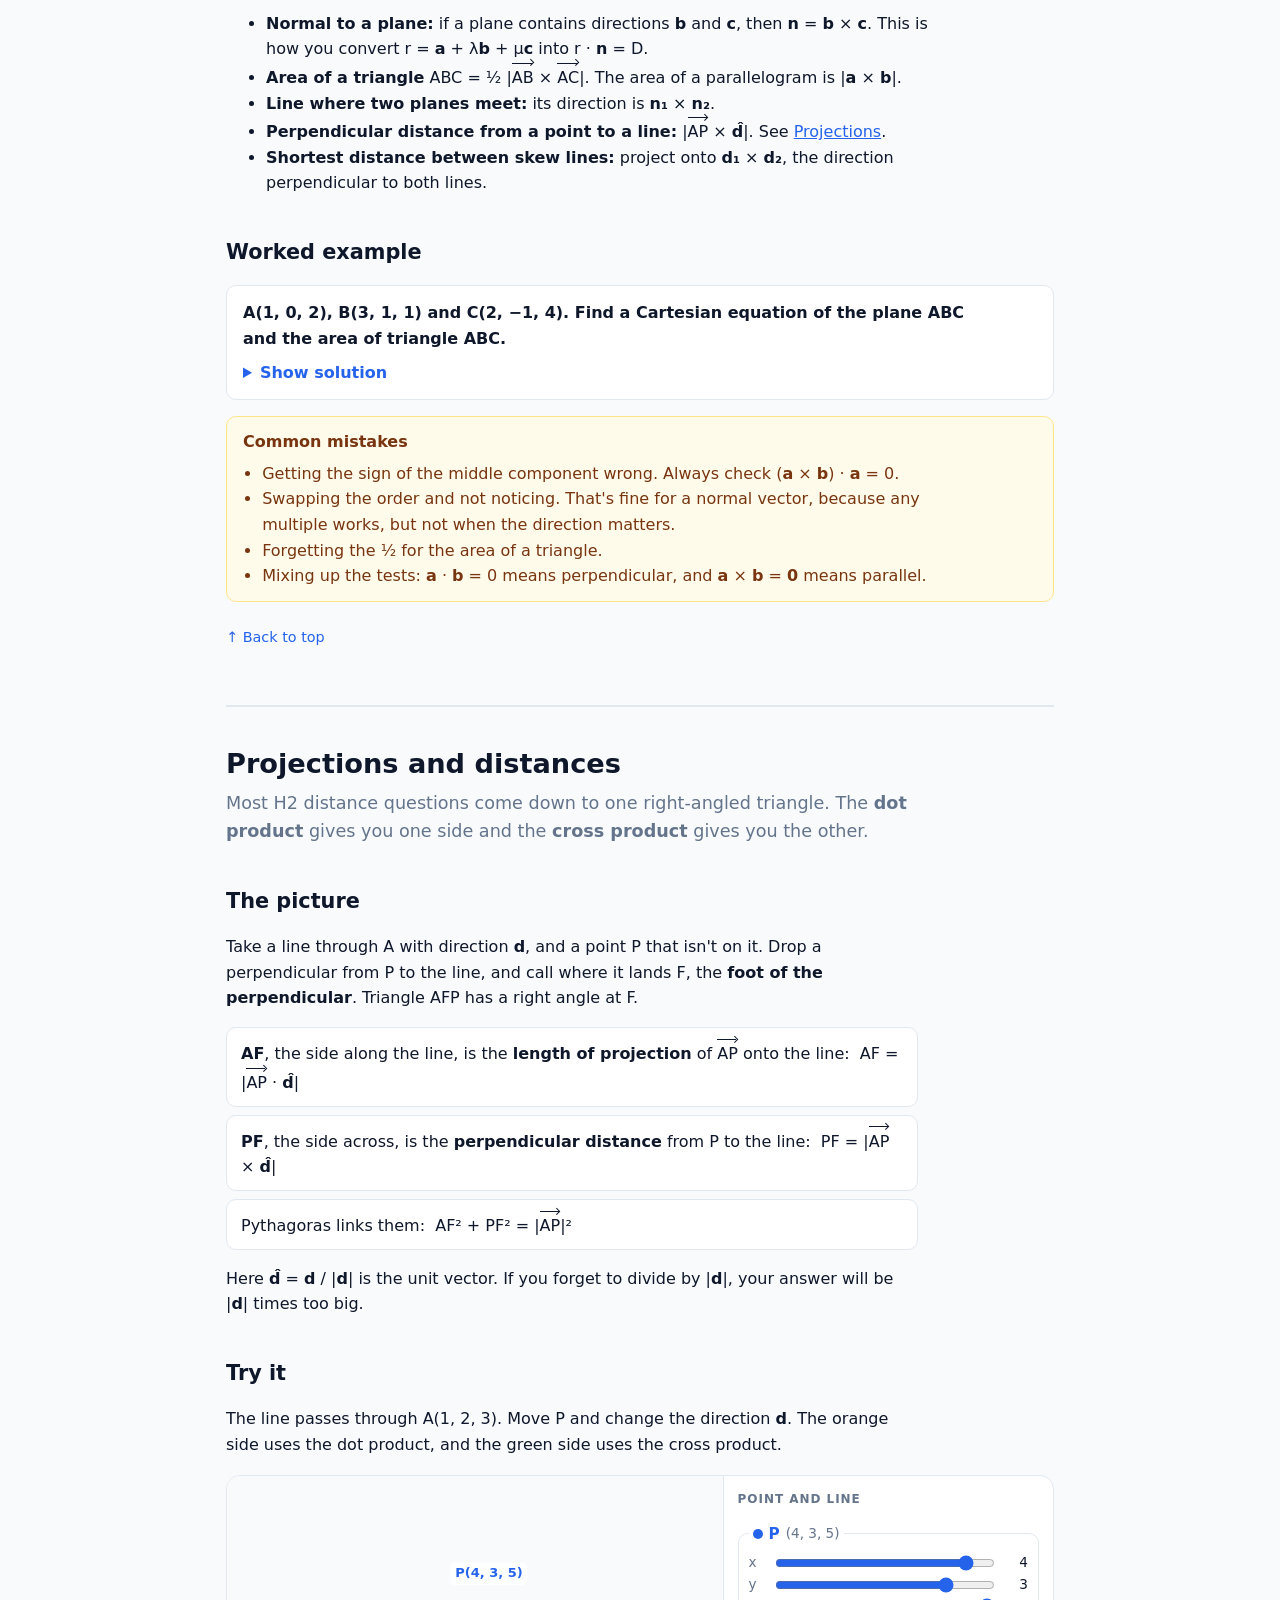
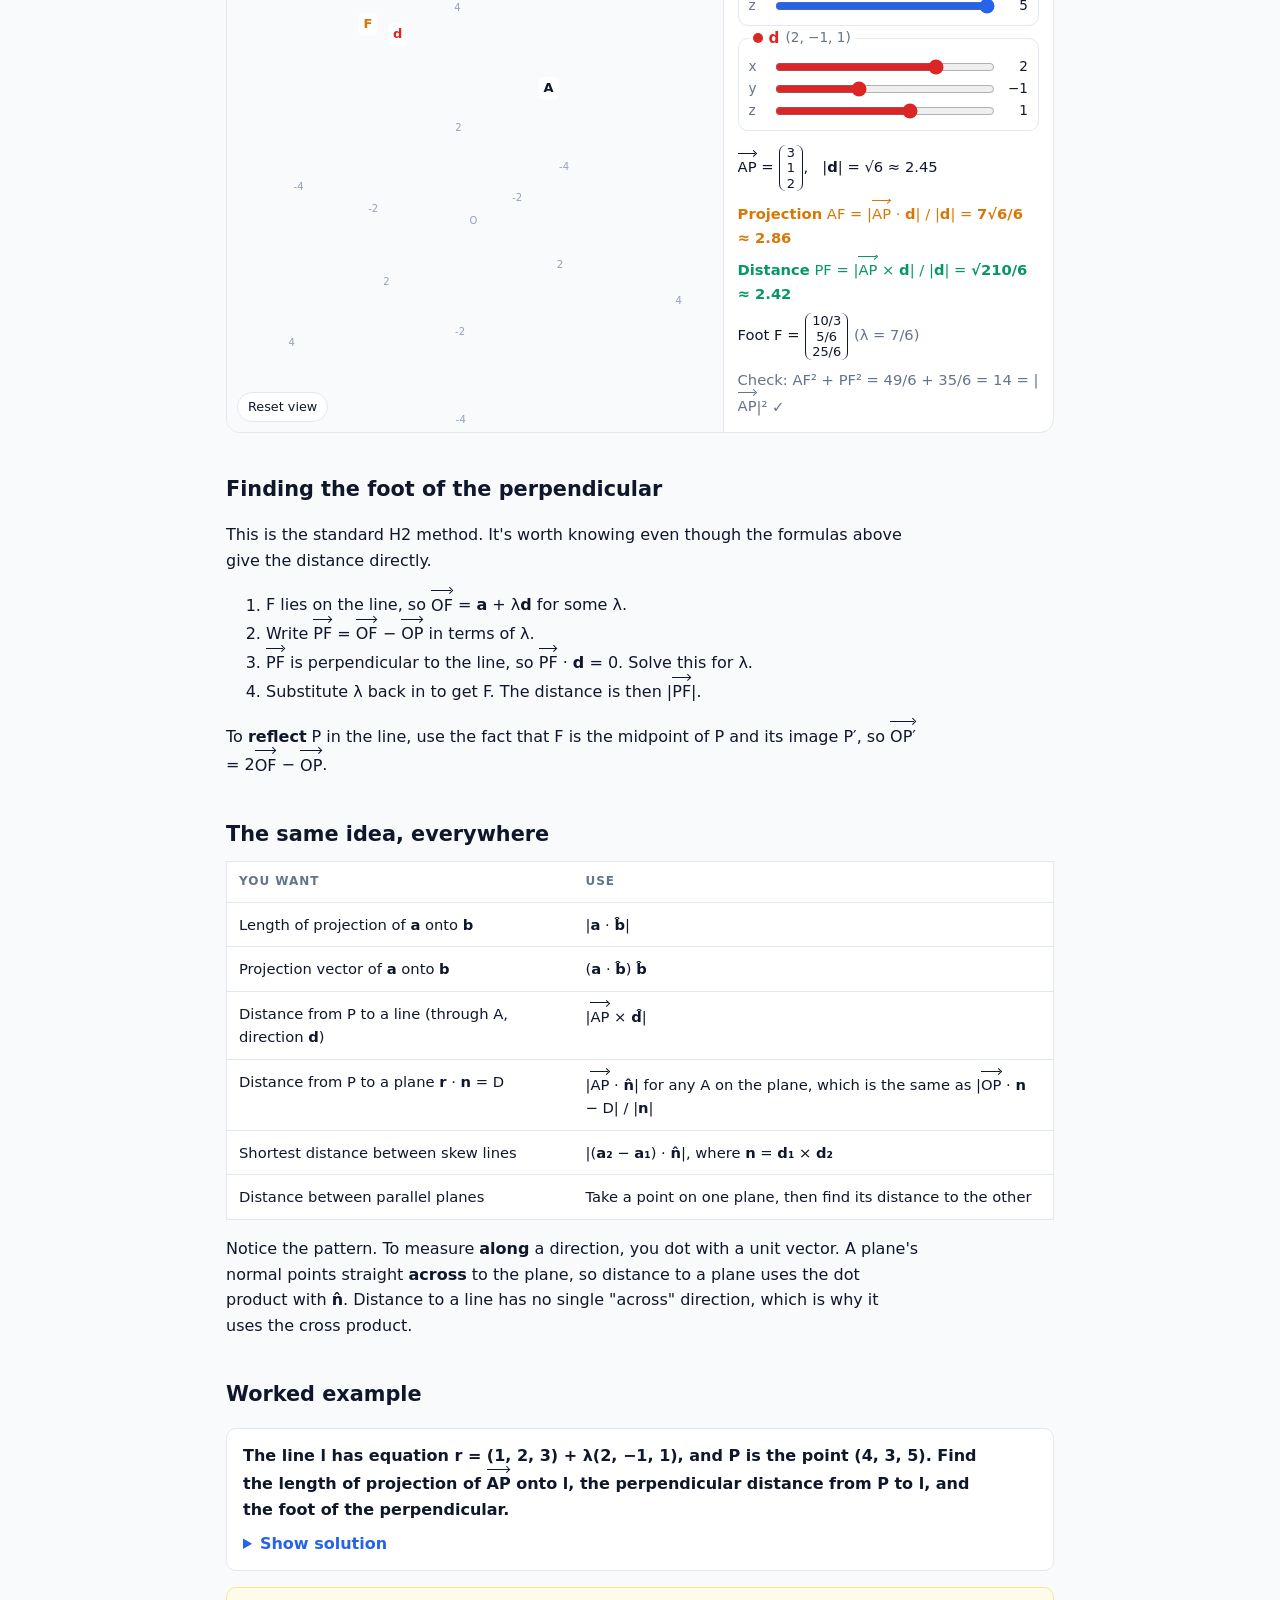
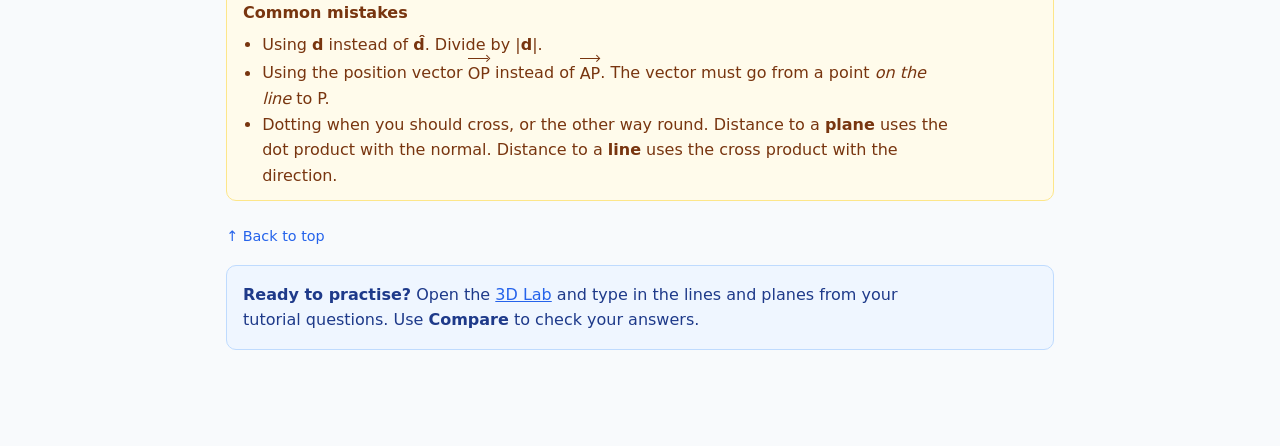
<file: learn/index.html>
<!doctype html>
<html lang="en">
<head>
  <meta charset="utf-8">
  <meta name="viewport" content="width=device-width, initial-scale=1">
  <title>Learn Vectors · Vector Lab</title>
  <meta name="description" content="Interactive H2 Math lessons on one page: dot product, cross product, projections and distances, each with a 3D demo.">
  <link rel="stylesheet" href="../style.css">
  <link rel="stylesheet" href="../learn.css">
  <script type="importmap">
    { "imports": { "three": "../lib/three/three.module.js", "three/addons/": "../lib/three/" } }
  </script>
</head>
<body>
  <nav class="topnav" id="top">
    <a class="brand" href="../">Vector Lab</a>
    <a href="../">3D Lab</a>
    <a href="#dot">Dot product</a>
    <a href="#cross">Cross product</a>
    <a href="#projections">Projections</a>
    <a href="../graphs/">Graphs</a>
  </nav>

  <main class="page">
    <h1>Learn vectors</h1>
    <p class="lede">The key ideas in H2 Math vectors, all on one page. Each section has a 3D demo you can play with, a worked example, and the mistakes to avoid.</p>

    <div class="topics">
      <a class="topic" href="#dot">
        <span class="t">Dot product</span>
        <span class="d">Angles between vectors and lines, the perpendicular test, and projections.</span>
        <span class="f"><b>a</b> · <b>b</b> = |<b>a</b>||<b>b</b>| cos θ</span>
      </a>
      <a class="topic" href="#cross">
        <span class="t">Cross product</span>
        <span class="d">Normals to planes, the right-hand rule, and areas of triangles and parallelograms.</span>
        <span class="f">|<b>a</b> × <b>b</b>| = |<b>a</b>||<b>b</b>| sin θ</span>
      </a>
      <a class="topic" href="#projections">
        <span class="t">Projections and distances</span>
        <span class="d">Foot of perpendicular and distance from a point to a line, all from one right-angled triangle.</span>
        <span class="f">PF = |<span class="arr">AP</span> × <b>d̂</b>|</span>
      </a>
    </div>

    <section class="lesson" id="dot">
    <h2 class="section-title">The dot product (scalar product)</h2>
    <p class="lede">The dot product takes two vectors and gives you a single <b>number</b>. That number tells you how much the two vectors point the same way.</p>

    <h3>The two formulas</h3>
    <p>For <b>a</b> = (a₁, a₂, a₃) and <b>b</b> = (b₁, b₂, b₃), there are two ways to work out <b>a</b> · <b>b</b>, and they always give the same answer:</p>
    <div class="formula">
      <span><b>a</b> · <b>b</b> = a₁b₁ + a₂b₂ + a₃b₃</span>
    </div>
    <div class="formula">
      <span><b>a</b> · <b>b</b> = |<b>a</b>||<b>b</b>| cos θ</span>
    </div>
    <p>Here θ is the angle between <b>a</b> and <b>b</b> when they're drawn from the same point, with 0° ≤ θ ≤ 180°. The first formula is how you <i>calculate</i> it. The second is what it <i>means</i>. Put them together and you get the angle formula:</p>
    <div class="formula"><span>cos θ = </span><span>(<b>a</b> · <b>b</b>) / (|<b>a</b>||<b>b</b>|)</span></div>

    <h3>Try it</h3>
    <p>Move the sliders and watch the sign of <b>a</b> · <b>b</b>. When the angle is acute it's positive, at exactly 90° it's zero, and when the angle is obtuse it's negative.</p>
    <div class="demo">
      <div id="dot-view"></div>
      <div class="controls">
        <div class="demo-title">Dot product explorer</div>
        <div id="dot-controls"></div>
        <label class="toggle"><input type="checkbox" id="dot-proj" checked> Show projection of <b>a</b> onto <b>b</b></label>
        <div class="readout" id="dot-read"></div>
      </div>
    </div>

    <h3>Key facts to remember</h3>
    <ul class="facts">
      <li><b>a</b> · <b>b</b> is a <b>scalar</b>, not a vector.</li>
      <li><b>Perpendicular test:</b> for non-zero vectors, <b>a</b> · <b>b</b> = 0 ⇔ <b>a</b> ⊥ <b>b</b>.</li>
      <li><b>a</b> · <b>a</b> = |<b>a</b>|². This is useful for working out lengths.</li>
      <li>Order doesn't matter: <b>a</b> · <b>b</b> = <b>b</b> · <b>a</b>. It also expands like normal brackets: <b>a</b> · (<b>b</b> + <b>c</b>) = <b>a</b> · <b>b</b> + <b>a</b> · <b>c</b>.</li>
      <li>Sign of <b>a</b> · <b>b</b>: positive means θ is acute, zero means θ = 90°, negative means θ is obtuse.</li>
    </ul>

    <h3>Where it shows up in H2</h3>
    <ul>
      <li><b>Angle between two vectors:</b> cos θ = (<b>a</b> · <b>b</b>)/(|<b>a</b>||<b>b</b>|).</li>
      <li><b>Angle between two lines:</b> use the directions, with a modulus to get the acute angle: cos θ = |<b>d₁</b> · <b>d₂</b>|/(|<b>d₁</b>||<b>d₂</b>|).</li>
      <li><b>Length of projection</b> of <b>a</b> onto <b>b</b>: |<b>a</b> · <b>b̂</b>|, where <b>b̂</b> = <b>b</b>/|<b>b</b>|.</li>
      <li><b>Projection vector</b> of <b>a</b> onto <b>b</b>: (<b>a</b> · <b>b̂</b>)<b>b̂</b>.</li>
      <li><b>Foot of perpendicular:</b> the key step is always "this vector is perpendicular to the line, so the dot product is 0".</li>
      <li><b>Equation of a plane:</b> <b>r</b> · <b>n</b> = D says that every point on the plane gives the same dot product with the normal.</li>
    </ul>

    <h3>Worked example</h3>
    <div class="example">
      <p class="q">Given <b>a</b> = <span class="cv"><span>1</span><span>2</span><span>2</span></span> and <b>b</b> = <span class="cv"><span>2</span><span>−1</span><span>2</span></span>, find the angle between <b>a</b> and <b>b</b>, and the length of projection of <b>a</b> onto <b>b</b>.</p>
      <details>
        <summary>Show solution</summary>
        <ol>
          <li><b>a</b> · <b>b</b> = (1)(2) + (2)(−1) + (2)(2) = 2 − 2 + 4 = 4</li>
          <li>|<b>a</b>| = √(1 + 4 + 4) = 3, and |<b>b</b>| = √(4 + 1 + 4) = 3</li>
          <li>cos θ = 4 / (3 × 3) = 4/9, so θ = cos⁻¹(4/9) ≈ <b>63.6°</b></li>
          <li>Length of projection = |<b>a</b> · <b>b</b>| / |<b>b</b>| = 4/3</li>
        </ol>
        <p>Check it yourself: set these vectors in the explorer above.</p>
      </details>
    </div>

    <div class="callout warn">
      <b>Common mistakes</b>
      <ul>
        <li>Writing the answer to <b>a</b> · <b>b</b> as a vector. It's always a single number.</li>
        <li>Forgetting the modulus when the question asks for the <b>acute</b> angle between two lines or planes.</li>
        <li>Using <b>b</b> instead of the unit vector <b>b̂</b> when finding a projection. Remember to divide by |<b>b</b>|.</li>
        <li>Saying "<b>a</b> · <b>b</b> = 0 so they're parallel". Zero means <b>perpendicular</b>.</li>
      </ul>
    </div>
      <p class="top-link"><a href="#top">↑ Back to top</a></p>
    </section>
    <section class="lesson" id="cross">
    <h2 class="section-title">The cross product (vector product)</h2>
    <p class="lede">The cross product takes two vectors and gives you a new <b>vector</b> that is perpendicular to both of them. Its length equals the area of the parallelogram they make.</p>

    <h3>The formula</h3>
    <div class="formula">
      <span><b>a</b> × <b>b</b> = </span>
      <span class="cv"><span>a₁</span><span>a₂</span><span>a₃</span></span><span>×</span>
      <span class="cv"><span>b₁</span><span>b₂</span><span>b₃</span></span><span>=</span>
      <span class="cv"><span>a₂b₃ − a₃b₂</span><span>a₃b₁ − a₁b₃</span><span>a₁b₂ − a₂b₁</span></span>
    </div>
    <p><b>How to remember it:</b> to get a row of the answer, cover that row in <b>a</b> and <b>b</b> and cross-multiply the two rows that are left. The top row gives a₂b₃ − a₃b₂, and the bottom row gives a₁b₂ − a₂b₁. The <b>middle row</b> is where most mistakes happen. It's a₃b₁ − a₁b₃, which is the opposite way round from the pattern, so many students write the cross-multiplication and then flip its sign.</p>

    <h4>What it means</h4>
    <ul>
      <li><b>Direction:</b> perpendicular to both <b>a</b> and <b>b</b>, following the <b>right-hand rule</b>. Point your fingers along <b>a</b> and curl them towards <b>b</b>; your thumb points along <b>a</b> × <b>b</b>.</li>
      <li><b>Length:</b> |<b>a</b> × <b>b</b>| = |<b>a</b>||<b>b</b>| sin θ, which is the <b>area of the parallelogram</b> with sides <b>a</b> and <b>b</b>.</li>
    </ul>

    <h3>Try it</h3>
    <p>The green arrow is <b>a</b> × <b>b</b>. Rotate the view to check that it really is perpendicular to the shaded parallelogram. Tick "Show <b>b</b> × <b>a</b>" to see that swapping the order flips the arrow.</p>
    <div class="demo">
      <div id="cross-view"></div>
      <div class="controls">
        <div class="demo-title">Cross product explorer</div>
        <div id="cross-controls"></div>
        <label class="toggle"><input type="checkbox" id="cross-swap"> Show <b>b</b> × <b>a</b> instead</label>
        <div class="readout" id="cross-read"></div>
      </div>
    </div>

    <h3>Key facts to remember</h3>
    <ul class="facts">
      <li><b>a</b> × <b>b</b> is a <b>vector</b>, unlike the dot product.</li>
      <li><b>Order matters:</b> <b>b</b> × <b>a</b> = −(<b>a</b> × <b>b</b>).</li>
      <li><b>Parallel test:</b> for non-zero vectors, <b>a</b> × <b>b</b> = <b>0</b> ⇔ <b>a</b> ∥ <b>b</b>. In particular, <b>a</b> × <b>a</b> = <b>0</b>.</li>
      <li>(<b>a</b> × <b>b</b>) · <b>a</b> = 0 and (<b>a</b> × <b>b</b>) · <b>b</b> = 0. Use this to check your answer.</li>
      <li>Brackets expand normally: <b>a</b> × (<b>b</b> + <b>c</b>) = <b>a</b> × <b>b</b> + <b>a</b> × <b>c</b>. Just keep the order.</li>
    </ul>

    <h3>Where it shows up in H2</h3>
    <ul>
      <li><b>Normal to a plane:</b> if a plane contains directions <b>b</b> and <b>c</b>, then <b>n</b> = <b>b</b> × <b>c</b>. This is how you convert r = <b>a</b> + λ<b>b</b> + μ<b>c</b> into r · <b>n</b> = D.</li>
      <li><b>Area of a triangle</b> ABC = ½ |<span class="arr">AB</span> × <span class="arr">AC</span>|. The area of a parallelogram is |<b>a</b> × <b>b</b>|.</li>
      <li><b>Line where two planes meet:</b> its direction is <b>n₁</b> × <b>n₂</b>.</li>
      <li><b>Perpendicular distance from a point to a line:</b> |<span class="arr">AP</span> × <b>d̂</b>|. See <a href="#projections">Projections</a>.</li>
      <li><b>Shortest distance between skew lines:</b> project onto <b>d₁</b> × <b>d₂</b>, the direction perpendicular to both lines.</li>
    </ul>

    <h3>Worked example</h3>
    <div class="example">
      <p class="q">A(1, 0, 2), B(3, 1, 1) and C(2, −1, 4). Find a Cartesian equation of the plane ABC and the area of triangle ABC.</p>
      <details>
        <summary>Show solution</summary>
        <ol>
          <li><span class="arr">AB</span> = (2, 1, −1) and <span class="arr">AC</span> = (1, −1, 2)</li>
          <li><b>n</b> = <span class="arr">AB</span> × <span class="arr">AC</span> = ((1)(2) − (−1)(−1), (−1)(1) − (2)(2), (2)(−1) − (1)(1)) = (1, −5, −3)</li>
          <li>Check: <b>n</b> · <span class="arr">AB</span> = 2 − 5 + 3 = 0 ✓, and <b>n</b> · <span class="arr">AC</span> = 1 + 5 − 6 = 0 ✓</li>
          <li>D = <b>n</b> · <span class="arr">OA</span> = 1 + 0 − 6 = −5, so the plane is <b>x − 5y − 3z = −5</b></li>
          <li>Area = ½ |<b>n</b>| = ½ √(1 + 25 + 9) = <b>½√35 ≈ 2.96</b> units²</li>
        </ol>
      </details>
    </div>

    <div class="callout warn">
      <b>Common mistakes</b>
      <ul>
        <li>Getting the sign of the middle component wrong. Always check (<b>a</b> × <b>b</b>) · <b>a</b> = 0.</li>
        <li>Swapping the order and not noticing. That's fine for a normal vector, because any multiple works, but not when the direction matters.</li>
        <li>Forgetting the ½ for the area of a triangle.</li>
        <li>Mixing up the tests: <b>a</b> · <b>b</b> = 0 means perpendicular, and <b>a</b> × <b>b</b> = <b>0</b> means parallel.</li>
      </ul>
    </div>
      <p class="top-link"><a href="#top">↑ Back to top</a></p>
    </section>
    <section class="lesson" id="projections">
    <h2 class="section-title">Projections and distances</h2>
    <p class="lede">Most H2 distance questions come down to one right-angled triangle. The <b>dot product</b> gives you one side and the <b>cross product</b> gives you the other.</p>

    <h3>The picture</h3>
    <p>Take a line through A with direction <b>d</b>, and a point P that isn't on it. Drop a perpendicular from P to the line, and call where it lands F, the <b>foot of the perpendicular</b>. Triangle AFP has a right angle at F.</p>
    <ul class="facts">
      <li><b>AF</b>, the side along the line, is the <b>length of projection</b> of <span class="arr">AP</span> onto the line:&nbsp; AF = |<span class="arr">AP</span> · <b>d̂</b>|</li>
      <li><b>PF</b>, the side across, is the <b>perpendicular distance</b> from P to the line:&nbsp; PF = |<span class="arr">AP</span> × <b>d̂</b>|</li>
      <li>Pythagoras links them:&nbsp; AF² + PF² = |<span class="arr">AP</span>|²</li>
    </ul>
    <p>Here <b>d̂</b> = <b>d</b> / |<b>d</b>| is the unit vector. If you forget to divide by |<b>d</b>|, your answer will be |<b>d</b>| times too big.</p>

    <h3>Try it</h3>
    <p>The line passes through A(1, 2, 3). Move P and change the direction <b>d</b>. The orange side uses the dot product, and the green side uses the cross product.</p>
    <div class="demo">
      <div id="proj-view"></div>
      <div class="controls">
        <div class="demo-title">Point and line</div>
        <div id="proj-controls"></div>
        <div class="readout" id="proj-read"></div>
      </div>
    </div>

    <h3>Finding the foot of the perpendicular</h3>
    <p>This is the standard H2 method. It's worth knowing even though the formulas above give the distance directly.</p>
    <ol>
      <li>F lies on the line, so <span class="arr">OF</span> = <b>a</b> + λ<b>d</b> for some λ.</li>
      <li>Write <span class="arr">PF</span> = <span class="arr">OF</span> − <span class="arr">OP</span> in terms of λ.</li>
      <li><span class="arr">PF</span> is perpendicular to the line, so <span class="arr">PF</span> · <b>d</b> = 0. Solve this for λ.</li>
      <li>Substitute λ back in to get F. The distance is then |<span class="arr">PF</span>|.</li>
    </ol>
    <p>To <b>reflect</b> P in the line, use the fact that F is the midpoint of P and its image P′, so <span class="arr">OP′</span> = 2<span class="arr">OF</span> − <span class="arr">OP</span>.</p>

    <h3>The same idea, everywhere</h3>
    <div class="readout" style="overflow-x:auto">
      <table class="summary">
        <thead><tr><th>You want</th><th>Use</th></tr></thead>
        <tbody>
          <tr><td>Length of projection of <b>a</b> onto <b>b</b></td><td>|<b>a</b> · <b>b̂</b>|</td></tr>
          <tr><td>Projection vector of <b>a</b> onto <b>b</b></td><td>(<b>a</b> · <b>b̂</b>) <b>b̂</b></td></tr>
          <tr><td>Distance from P to a line (through A, direction <b>d</b>)</td><td>|<span class="arr">AP</span> × <b>d̂</b>|</td></tr>
          <tr><td>Distance from P to a plane <b>r</b> · <b>n</b> = D</td><td>|<span class="arr">AP</span> · <b>n̂</b>| for any A on the plane, which is the same as |<span class="arr">OP</span> · <b>n</b> − D| / |<b>n</b>|</td></tr>
          <tr><td>Shortest distance between skew lines</td><td>|(<b>a₂</b> − <b>a₁</b>) · <b>n̂</b>|, where <b>n</b> = <b>d₁</b> × <b>d₂</b></td></tr>
          <tr><td>Distance between parallel planes</td><td>Take a point on one plane, then find its distance to the other</td></tr>
        </tbody>
      </table>
    </div>
    <p>Notice the pattern. To measure <b>along</b> a direction, you dot with a unit vector. A plane's normal points straight <b>across</b> to the plane, so distance to a plane uses the dot product with <b>n̂</b>. Distance to a line has no single "across" direction, which is why it uses the cross product.</p>

    <h3>Worked example</h3>
    <div class="example">
      <p class="q">The line l has equation <b>r</b> = (1, 2, 3) + λ(2, −1, 1), and P is the point (4, 3, 5). Find the length of projection of <span class="arr">AP</span> onto l, the perpendicular distance from P to l, and the foot of the perpendicular.</p>
      <details>
        <summary>Show solution</summary>
        <ol>
          <li>A = (1, 2, 3), so <span class="arr">AP</span> = (3, 1, 2). Also |<b>d</b>| = √(4 + 1 + 1) = √6.</li>
          <li><span class="arr">AP</span> · <b>d</b> = 6 − 1 + 2 = 7, so the length of projection = 7/√6 = <b>7√6/6 ≈ 2.86</b></li>
          <li><span class="arr">AP</span> × <b>d</b> = ((1)(1) − (2)(−1), (2)(2) − (3)(1), (3)(−1) − (1)(2)) = (3, 1, −5), and |(3, 1, −5)| = √35</li>
          <li>Perpendicular distance = √35 / √6 = <b>√210/6 ≈ 2.42</b></li>
          <li>Foot: AF = 7/√6 along <b>d̂</b>, so <span class="arr">OF</span> = <b>a</b> + (7/6)<b>d</b> = <b>(10/3, 5/6, 25/6)</b></li>
          <li>Check with Pythagoras: 49/6 + 35/6 = 84/6 = 14 = |<span class="arr">AP</span>|² ✓</li>
        </ol>
        <p>These are the starting values in the demo above.</p>
      </details>
    </div>

    <div class="callout warn">
      <b>Common mistakes</b>
      <ul>
        <li>Using <b>d</b> instead of <b>d̂</b>. Divide by |<b>d</b>|.</li>
        <li>Using the position vector <span class="arr">OP</span> instead of <span class="arr">AP</span>. The vector must go from a point <i>on the line</i> to P.</li>
        <li>Dotting when you should cross, or the other way round. Distance to a <b>plane</b> uses the dot product with the normal. Distance to a <b>line</b> uses the cross product with the direction.</li>
      </ul>
    </div>
      <p class="top-link"><a href="#top">↑ Back to top</a></p>
    </section>

    <div class="callout">
      <p><b>Ready to practise?</b> Open the <a href="../">3D Lab</a> and type in the lines and planes from your tutorial questions. Use <b>Compare</b> to check your answers.</p>
    </div>
  </main>

  <script type="module">
    import { createViewer } from '../js/viewer.js';
    import { vectorControl, COLORS } from '../js/learn.js';
    import { add, sub, scale, dot, cross, len } from '../js/math.js';
    import { fmtNum, fmtExact, fmtAngle, fmtVec } from '../js/format.js';

    // ---------- dot ----------
    {
      const view = createViewer(document.getElementById('dot-view'));
      const controls = document.getElementById('dot-controls');
      const read = document.getElementById('dot-read');
      const projBox = document.getElementById('dot-proj');
      const state = { a: [3, 1, 2], b: [1, 4, 0] };

      vectorControl(controls, { name: 'a', color: COLORS.a, value: state.a, onChange: (v) => { state.a = v; draw(); } });
      vectorControl(controls, { name: 'b', color: COLORS.b, value: state.b, onChange: (v) => { state.b = v; draw(); } });
      projBox.addEventListener('change', draw);

      function draw() {
        const { a, b } = state;
        view.clear();
        view.arrow([0, 0, 0], a, COLORS.a, 'a');
        view.arrow([0, 0, 0], b, COLORS.b, 'b');
        const la = len(a), lb = len(b);
        const d = dot(a, b);
        let html = `<div class="line"><b>a</b> · <b>b</b> = ${a.map((x, i) => `(${fmtNum(x)})(${fmtNum(b[i])})`).join(' + ')} = <b>${fmtNum(d)}</b></div>`;
        if (la === 0 || lb === 0) {
          read.innerHTML = html + '<div class="muted">One vector is zero, so there is no angle.</div>';
          return;
        }
        const theta = Math.acos(Math.max(-1, Math.min(1, d / (la * lb))));
        view.arc(a, b, COLORS.highlight, fmtAngle(theta));
        if (projBox.checked) {
          const p = scale(b, d / (lb * lb));
          view.seg(a, p, COLORS.muted);
          const toA = sub(a, p);
          if (len(p) > 1e-6) view.arrow([0, 0, 0], p, COLORS.highlight, 'projection', { r: 0.04 });
          if (len(p) > 1e-6 && len(toA) > 1e-6) view.rightAngle(p, scale(p, -1), toA, COLORS.muted);
        }
        const chip = d > 0 ? '<span class="chip good">positive → acute angle</span>'
          : d < 0 ? '<span class="chip bad">negative → obtuse angle</span>'
          : '<span class="chip zero">zero → perpendicular</span>';
        html += `<div>${chip}</div>
          <div class="line">|<b>a</b>| = ${fmtExact(la)}, &nbsp; |<b>b</b>| = ${fmtExact(lb)}</div>
          <div class="line">cos θ = ${fmtNum(d)} / (${fmtExact(la).split(' ')[0]} × ${fmtExact(lb).split(' ')[0]}) ⇒ θ = <b>${fmtAngle(theta)}</b></div>
          <div class="line">Length of projection of <b>a</b> onto <b>b</b> = |<b>a</b> · <b>b</b>| / |<b>b</b>| = ${fmtExact(Math.abs(d) / lb)}</div>`;
        read.innerHTML = html;
      }
      draw();

    }
    // ---------- cross ----------
    {
      const view = createViewer(document.getElementById('cross-view'));
      const controls = document.getElementById('cross-controls');
      const read = document.getElementById('cross-read');
      const swap = document.getElementById('cross-swap');
      const state = { a: [2, 0, 1], b: [0, 3, 1] };

      vectorControl(controls, { name: 'a', color: COLORS.a, value: state.a, min: -4, max: 4, onChange: (v) => { state.a = v; draw(); } });
      vectorControl(controls, { name: 'b', color: COLORS.b, value: state.b, min: -4, max: 4, onChange: (v) => { state.b = v; draw(); } });
      swap.addEventListener('change', draw);

      const MAX_DRAWN = 6; // keep long results inside the axes

      function draw() {
        const [a, b] = swap.checked ? [state.b, state.a] : [state.a, state.b];
        const [na, nb] = swap.checked ? ['b', 'a'] : ['a', 'b'];
        const c = cross(a, b);
        view.clear();
        view.arrow([0, 0, 0], state.a, COLORS.a, 'a');
        view.arrow([0, 0, 0], state.b, COLORS.b, 'b');
        view.parallelogram(state.a, state.b, COLORS.highlight);
        const L = len(c);
        let note = '';
        if (L > 1e-9) {
          const shown = L > MAX_DRAWN ? scale(c, MAX_DRAWN / L) : c;
          view.arrow([0, 0, 0], shown, COLORS.result, `${na}×${nb}`, { r: 0.06 });
          if (L > MAX_DRAWN) note = `<div class="muted small">The green arrow is drawn shorter than its true length so it fits.</div>`;
        }
        const t = (x, y) => `(${fmtNum(x)})(${fmtNum(y)})`;
        const comp = [
          `${t(a[1], b[2])} − ${t(a[2], b[1])}`,
          `${t(a[2], b[0])} − ${t(a[0], b[2])}`,
          `${t(a[0], b[1])} − ${t(a[1], b[0])}`,
        ];
        const parallel = L < 1e-9 && len(a) > 0 && len(b) > 0;
        read.innerHTML = `
          <div class="line"><b>${na}</b> × <b>${nb}</b> = <span class="cv">${comp.map((s) => `<span>${s}</span>`).join('')}</span> = ${fmtVec(c)}</div>
          ${parallel ? '<div><span class="chip zero">zero vector → a and b are parallel</span></div>' : ''}
          <div class="line">Area of parallelogram = |<b>a</b> × <b>b</b>| = <b>${fmtExact(L)}</b></div>
          <div class="line">Check: (<b>${na}</b> × <b>${nb}</b>) · <b>a</b> = ${fmtNum(dot(c, state.a))}, &nbsp;(<b>${na}</b> × <b>${nb}</b>) · <b>b</b> = ${fmtNum(dot(c, state.b))} ${L > 1e-9 ? '<span class="chip good">perpendicular to both ✓</span>' : ''}</div>
          ${note}`;
      }
      draw();

    }
    // ---------- projections ----------
    {
      const A = [1, 2, 3];
      const view = createViewer(document.getElementById('proj-view'), { cameraAt: [9, 6, 4], target: [1, 1, 2] });
      const controls = document.getElementById('proj-controls');
      const read = document.getElementById('proj-read');
      const state = { P: [4, 3, 5], d: [2, -1, 1] };

      vectorControl(controls, { name: 'P', color: COLORS.a, value: state.P, onChange: (v) => { state.P = v; draw(); } });
      vectorControl(controls, { name: 'd', color: COLORS.b, value: state.d, min: -4, max: 4, onChange: (v) => { state.d = v; draw(); } });

      function draw() {
        const { P, d } = state;
        view.clear();
        view.point(A, '#0f172a', 'A');
        view.point(P, COLORS.a, `P(${P.map(fmtNum).join(', ')})`);
        const ld = len(d);
        if (ld === 0) {
          read.innerHTML = '<div class="muted">The direction can’t be the zero vector. Move a d slider.</div>';
          return;
        }
        view.line(A, d, COLORS.b);
        view.arrow(A, add(A, d), COLORS.b, 'd', { r: 0.05 });
        const AP = sub(P, A);
        const t = dot(AP, d) / (ld * ld);
        const F = add(A, scale(d, t));
        const proj = Math.abs(dot(AP, d)) / ld;
        const dist = len(cross(AP, d)) / ld;
        view.seg(A, P, COLORS.a, { r: 0.022 });
        view.seg(A, F, COLORS.highlight, { r: 0.05 });
        view.seg(F, P, COLORS.result, { r: 0.05 });
        if (dist > 1e-9) {
          view.point(F, COLORS.highlight, 'F');
          if (proj > 1e-9) view.rightAngle(F, sub(A, F), sub(P, F), '#0f172a');
        }
        read.innerHTML = `
          <div class="line"><span class="arr">AP</span> = ${fmtVec(AP)}, &nbsp; |<b>d</b>| = ${fmtExact(ld)}</div>
          <div class="line" style="color:${COLORS.highlight}"><b>Projection</b> AF = |<span class="arr">AP</span> · <b>d</b>| / |<b>d</b>| = <b>${fmtExact(proj)}</b></div>
          <div class="line" style="color:${COLORS.result}"><b>Distance</b> PF = |<span class="arr">AP</span> × <b>d</b>| / |<b>d</b>| = <b>${fmtExact(dist)}</b></div>
          <div class="line">Foot F = ${fmtVec(F)} <span class="muted">(λ = ${fmtNum(t)})</span></div>
          ${dist < 1e-9 ? '<div><span class="chip zero">P lies on the line</span></div>' : ''}
          <div class="line muted">Check: AF² + PF² = ${fmtNum(proj * proj)} + ${fmtNum(dist * dist)} = ${fmtNum(dot(AP, AP))} = |<span class="arr">AP</span>|² ✓</div>`;
      }
      draw();

    }
  </script>
</body>
</html>
</file>
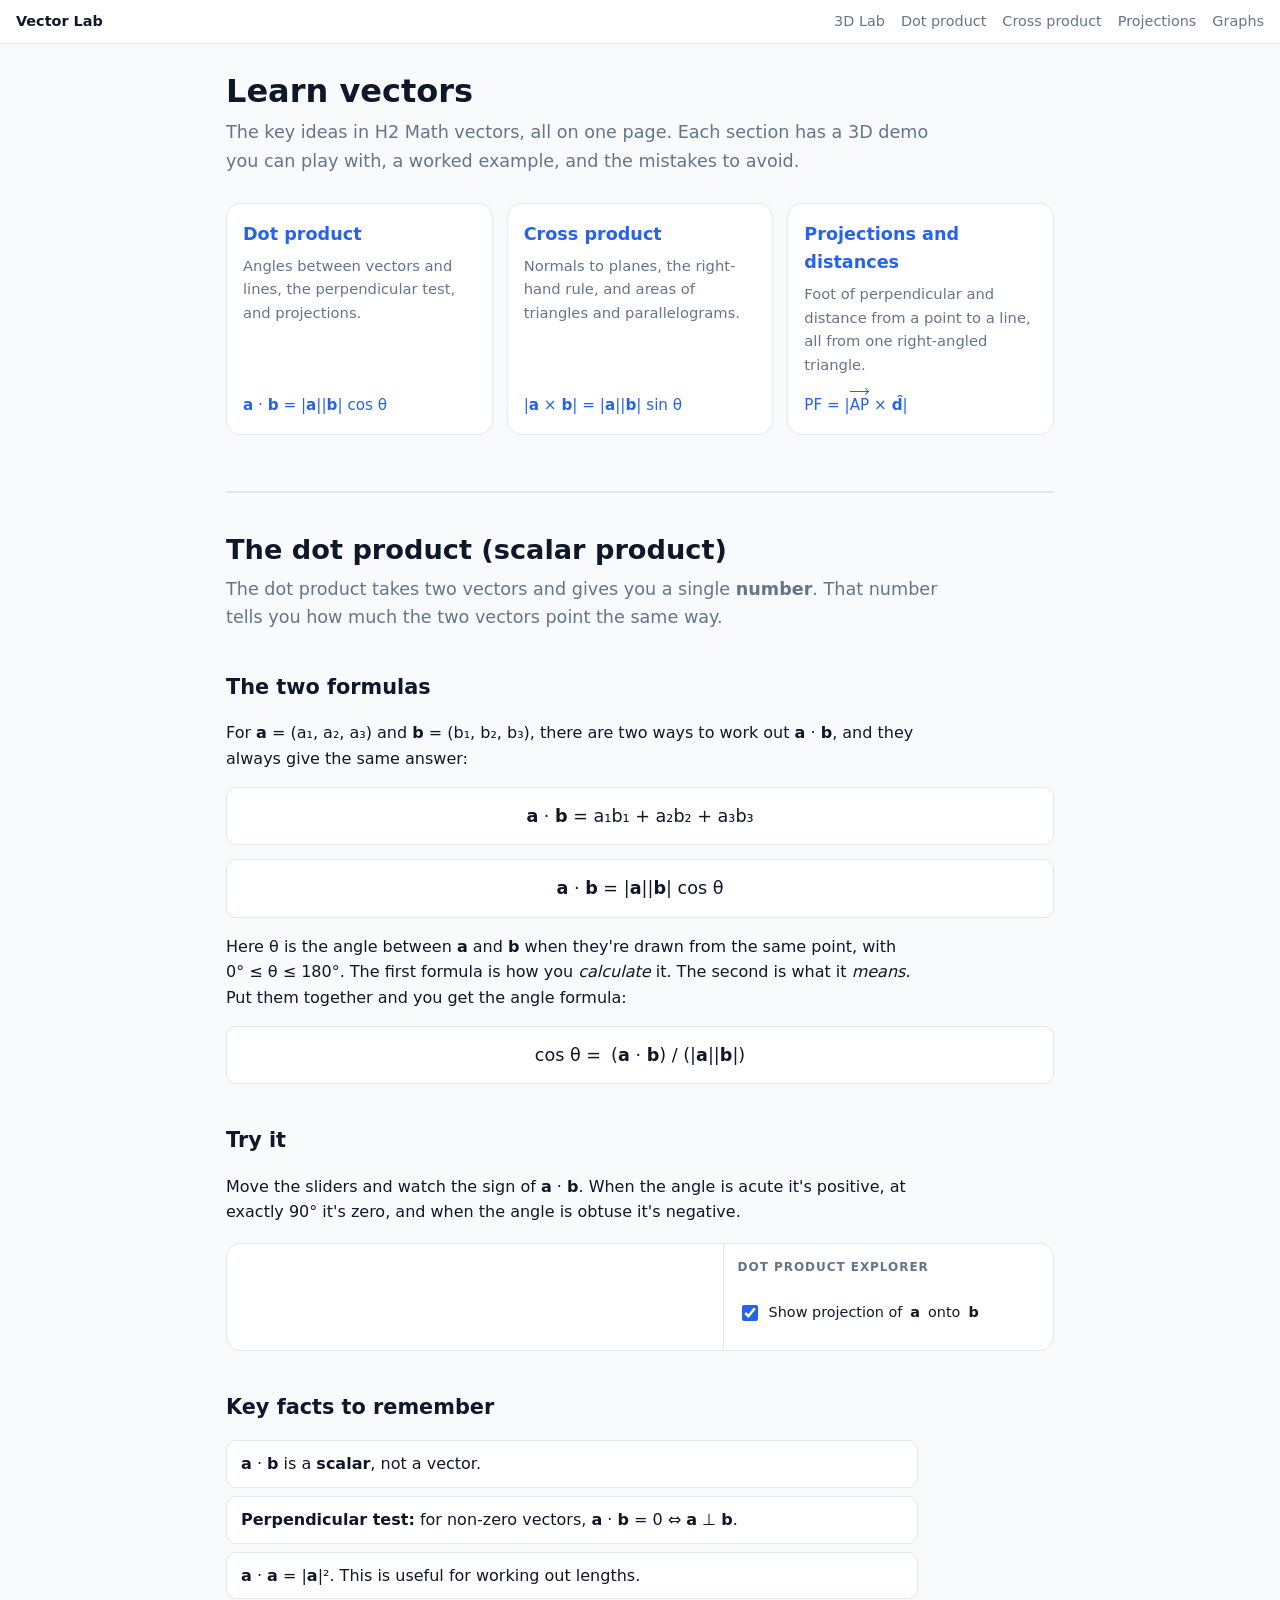
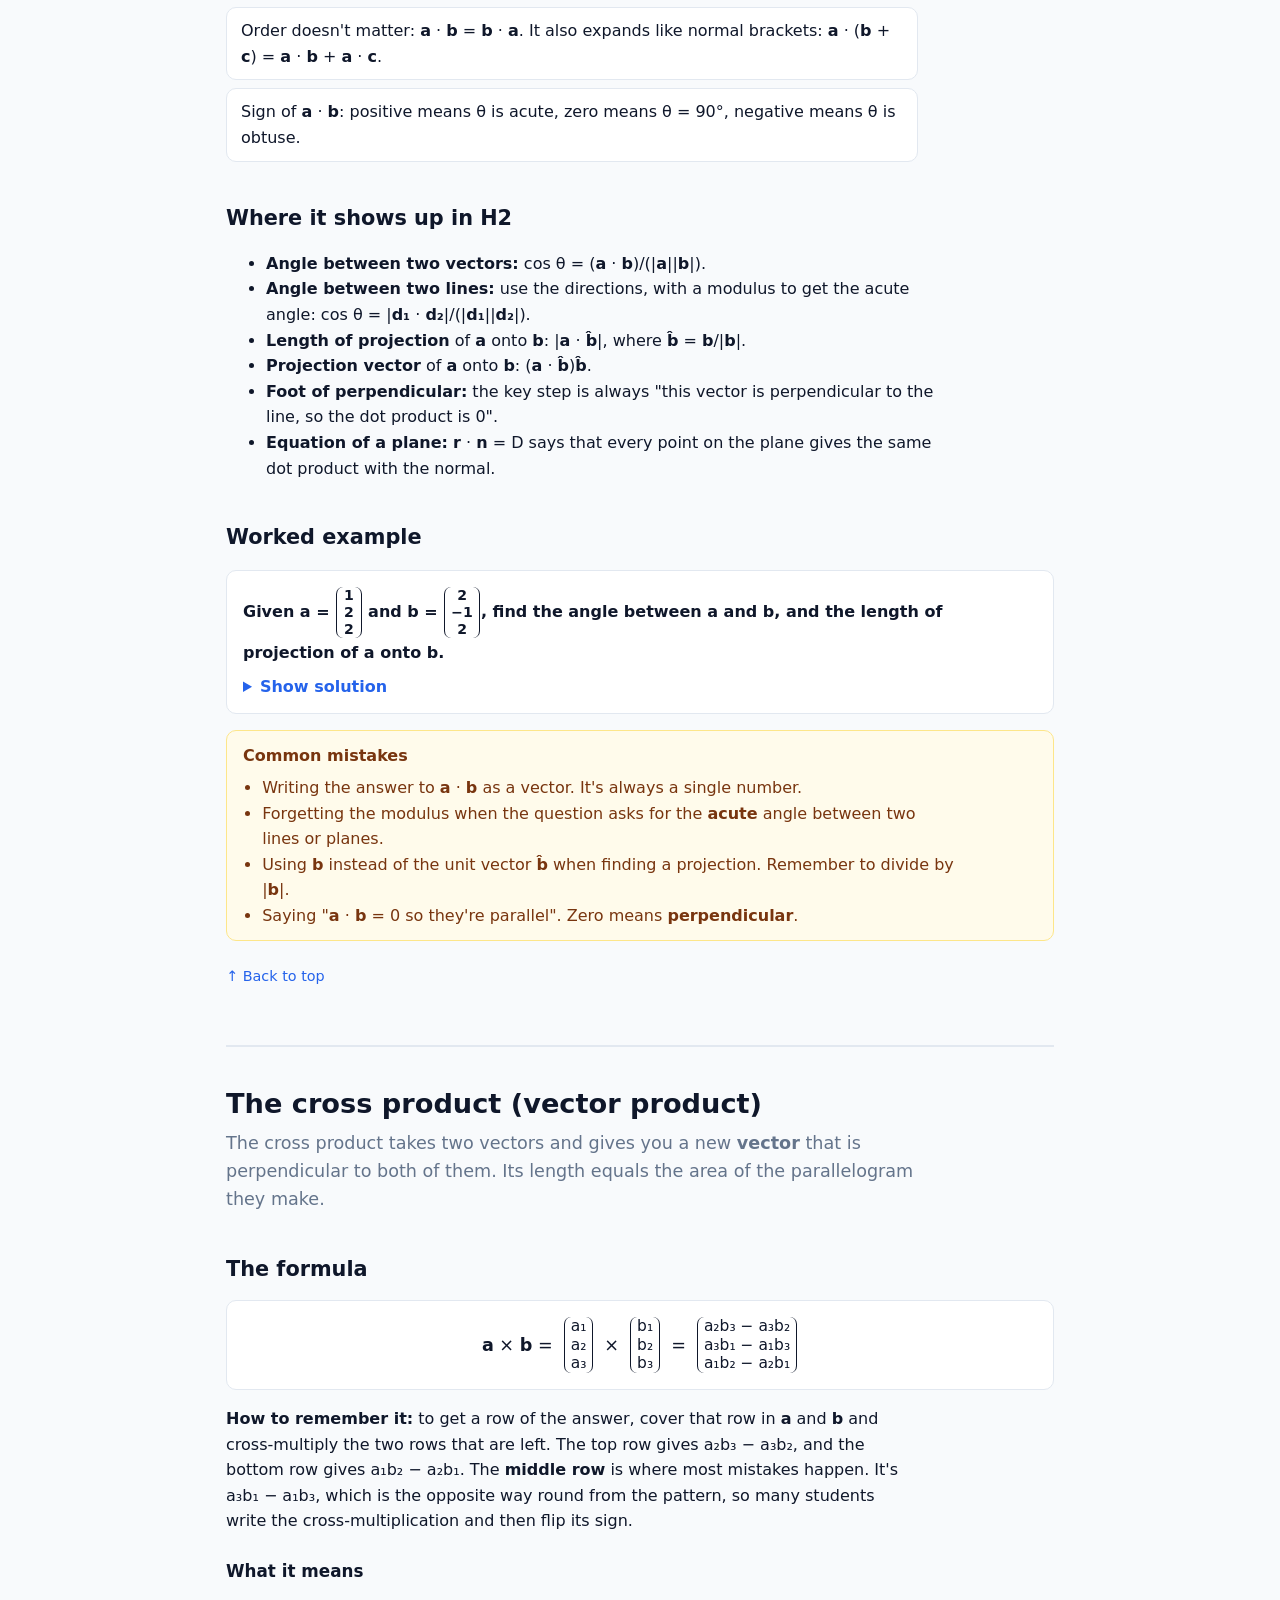
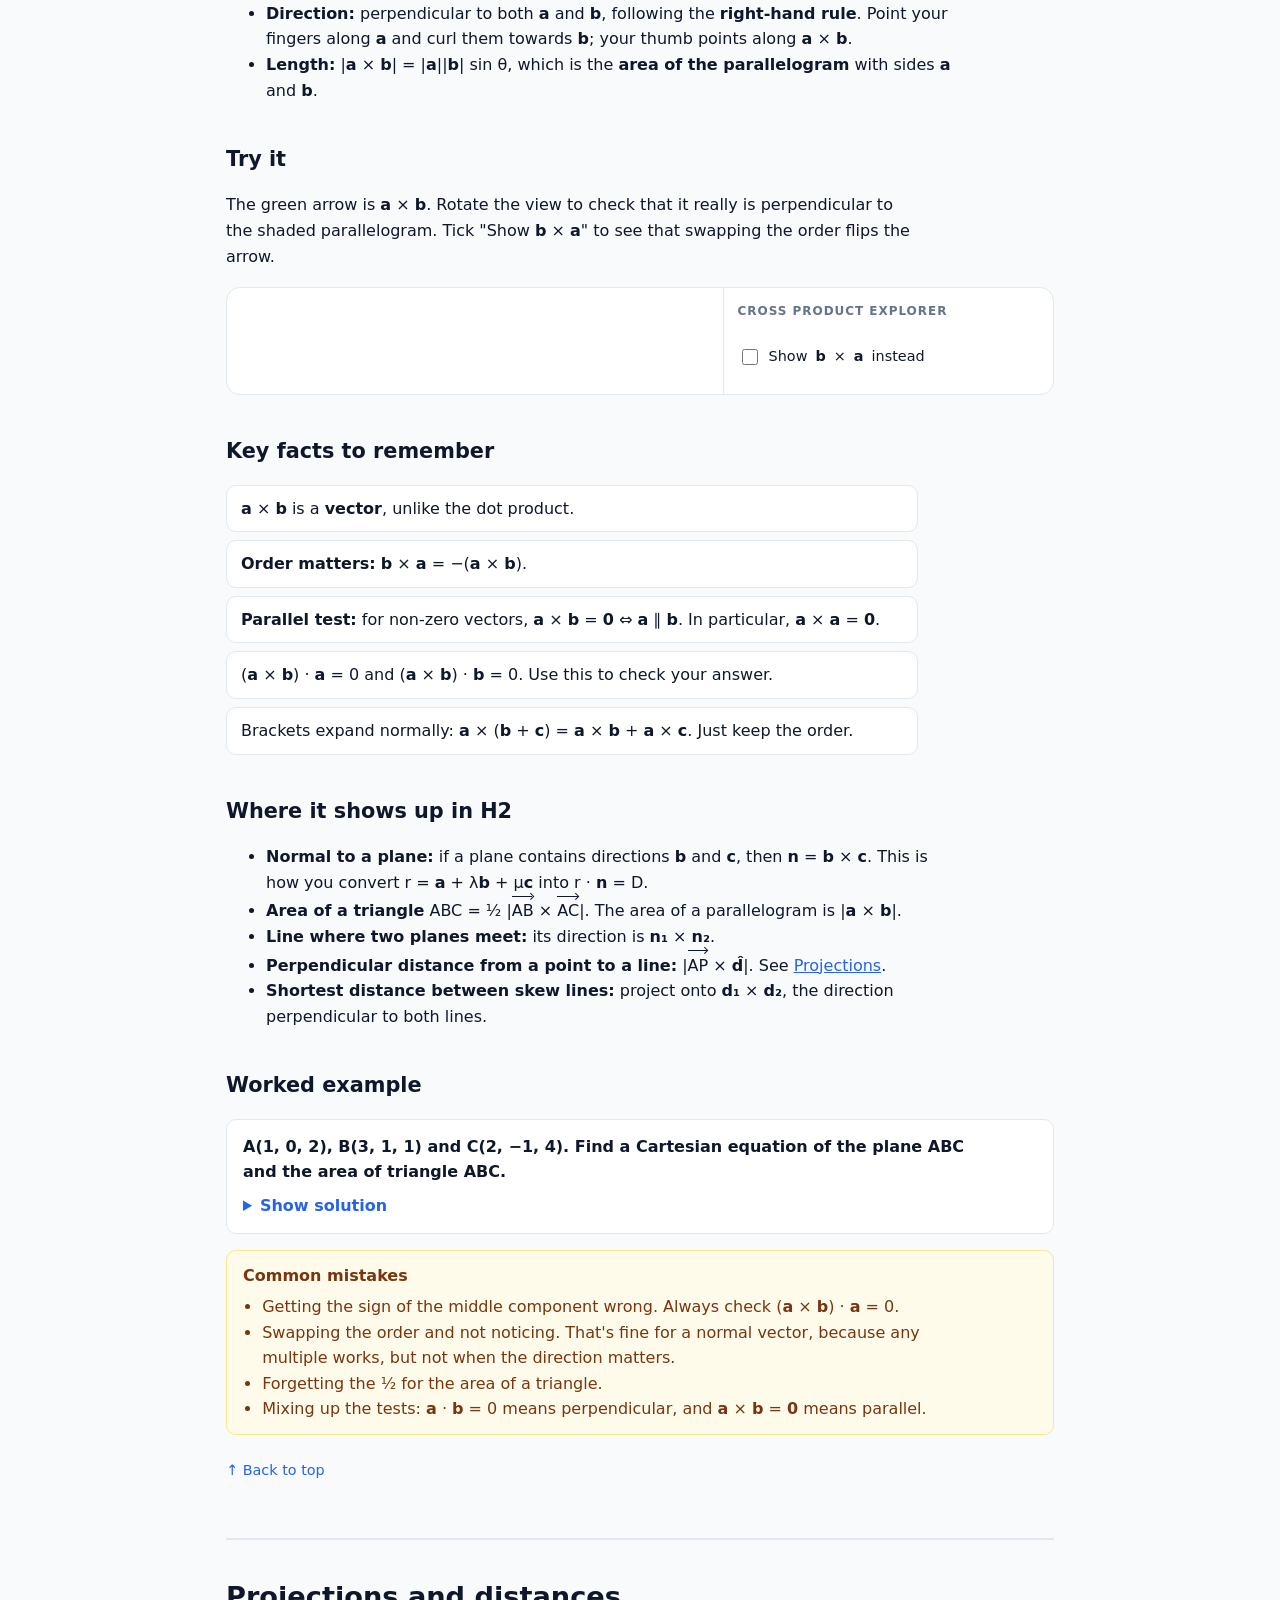
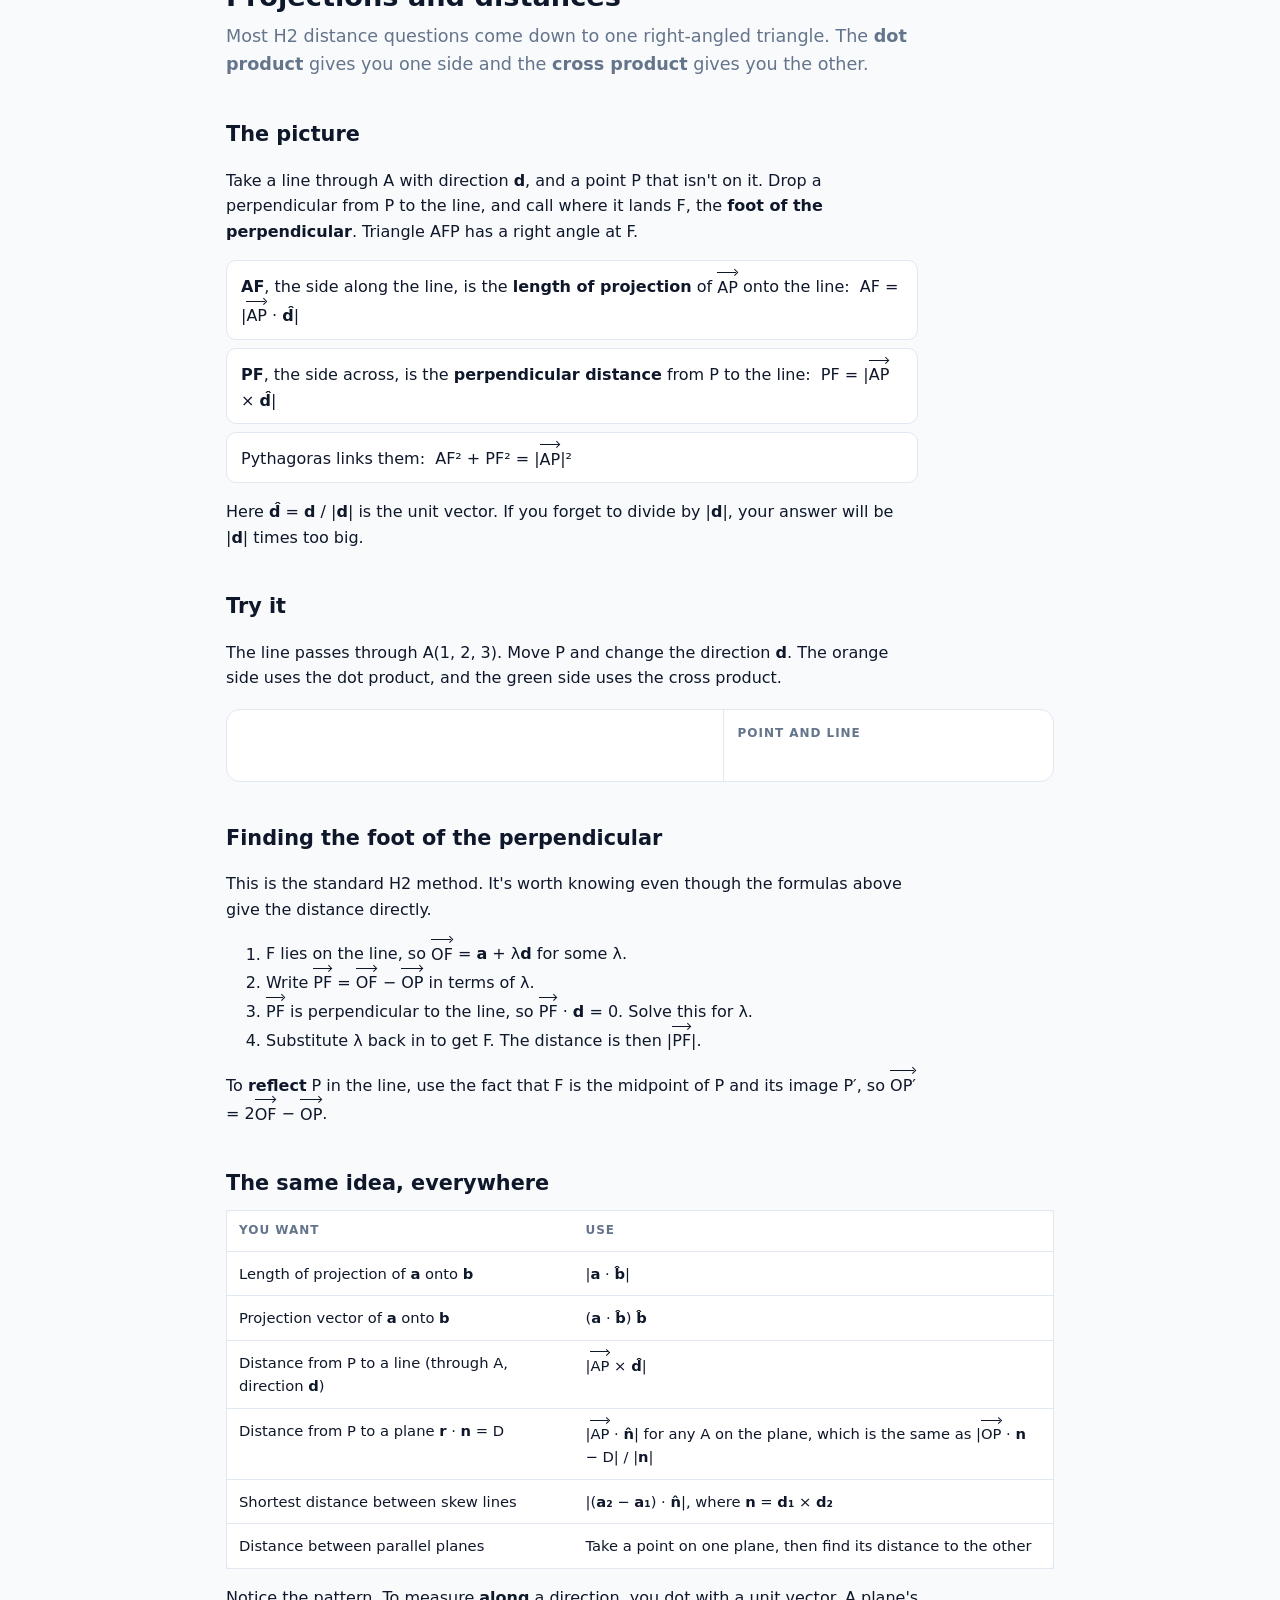
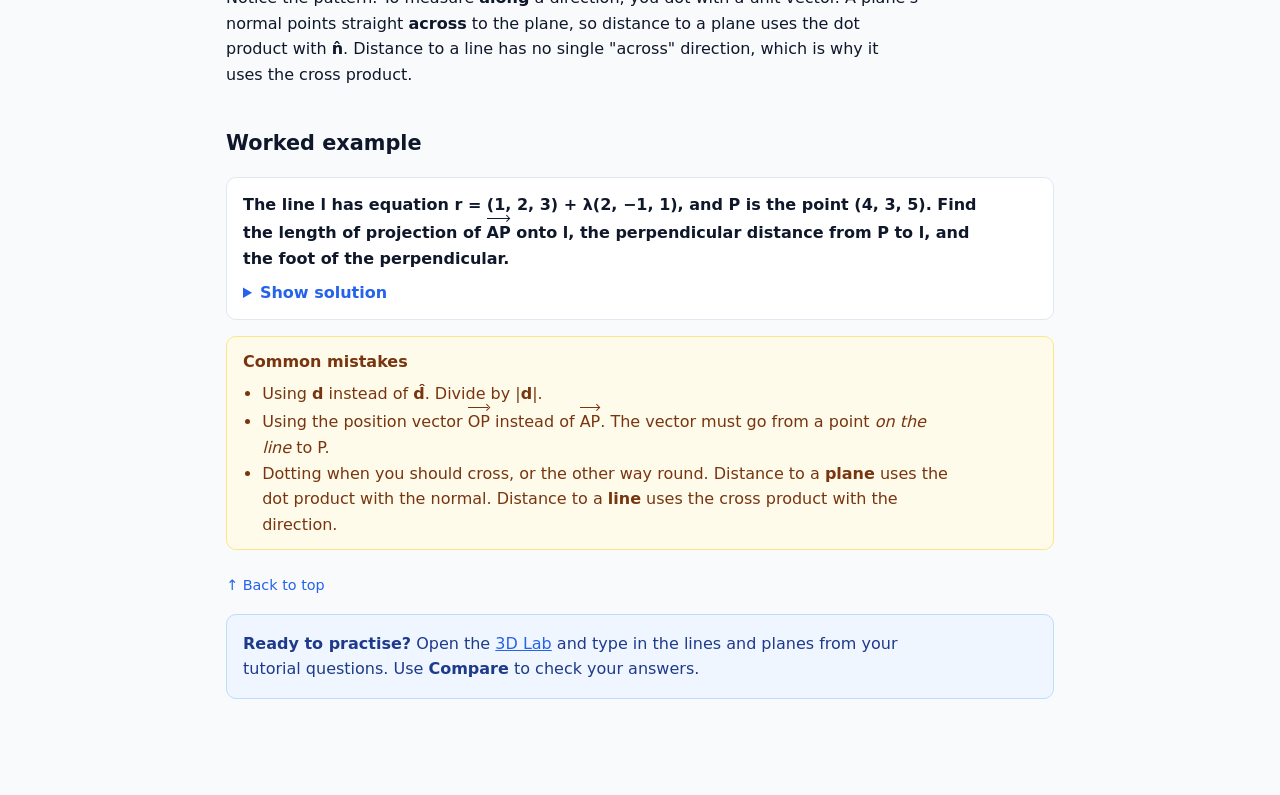
<file: learn/cross-product.html>
<!doctype html>
<html lang="en">
<head>
  <meta charset="utf-8">
  <title>Cross product · Vector Lab</title>
  <meta http-equiv="refresh" content="0; url=./#cross">
  <link rel="canonical" href="./#cross">
</head>
<body>
  <p>This lesson has moved to the <a href="./#cross">Learn page</a>.</p>
</body>
</html>
</file>
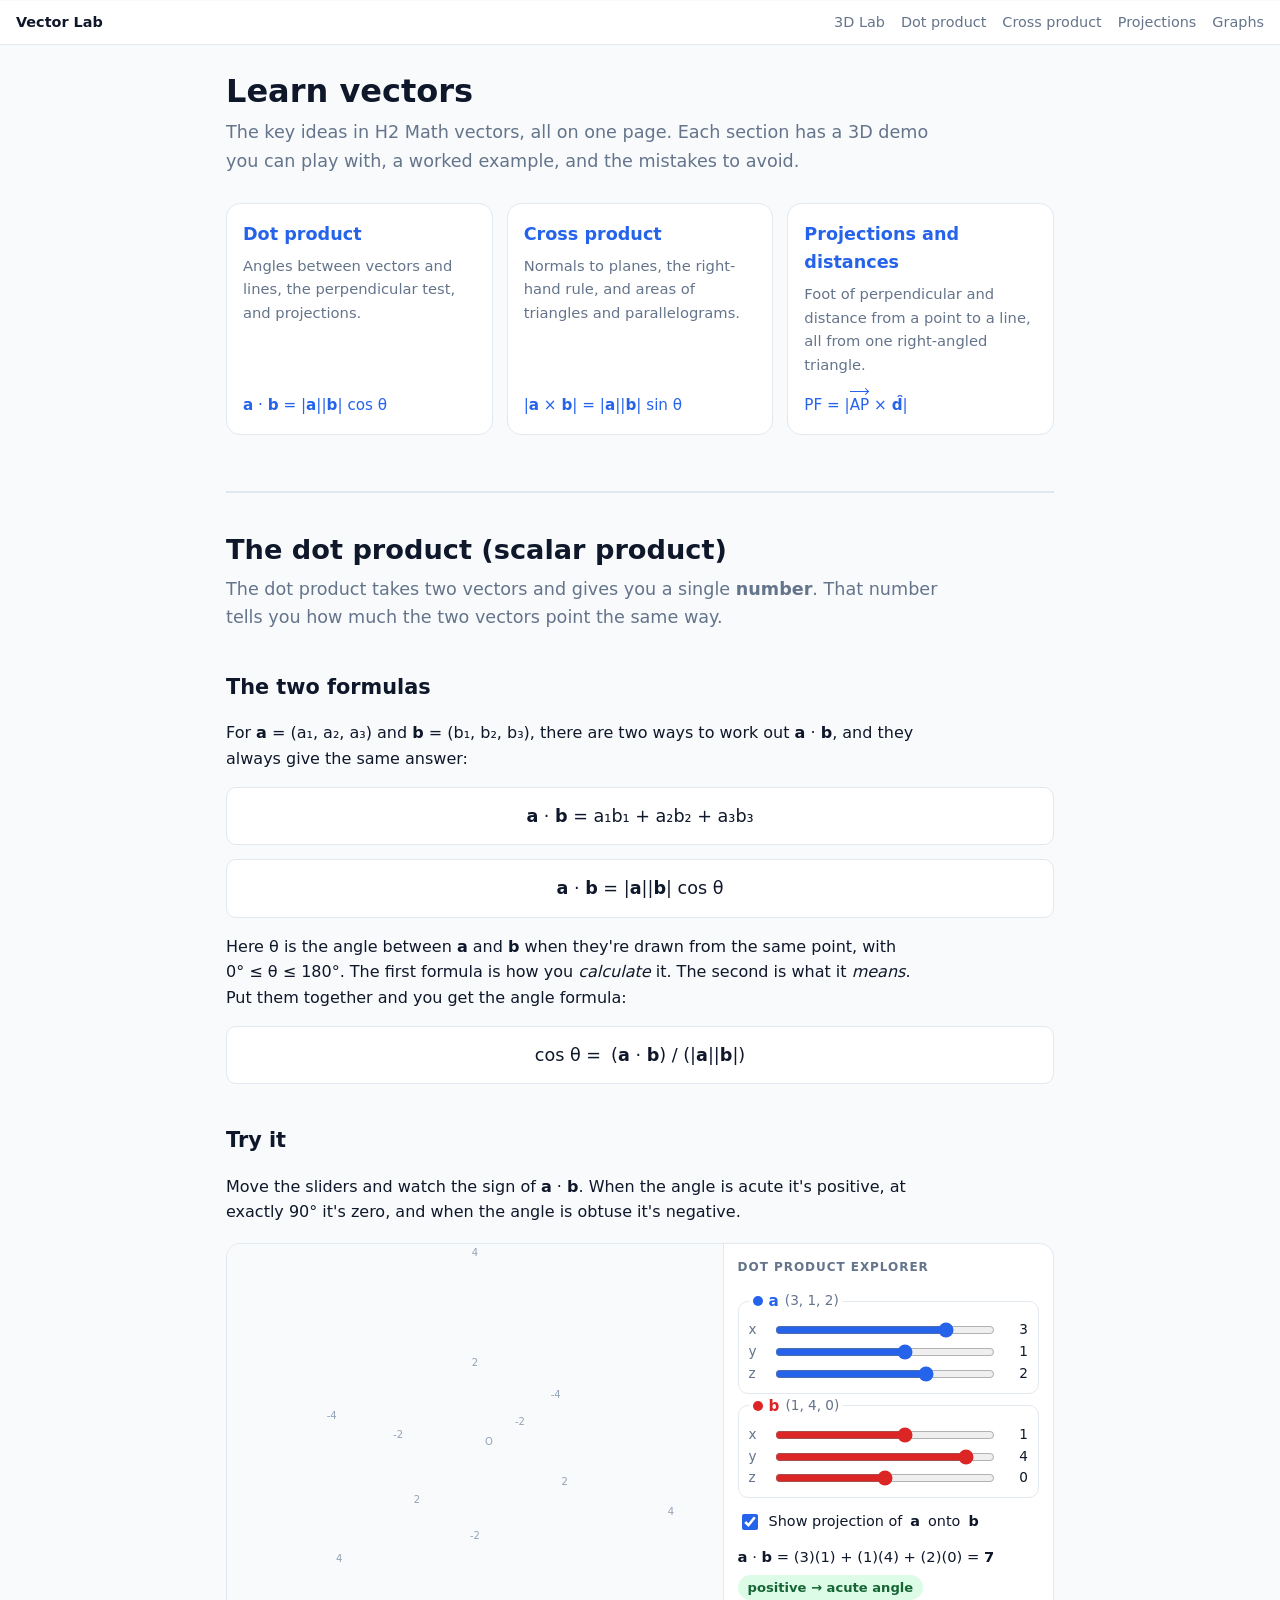
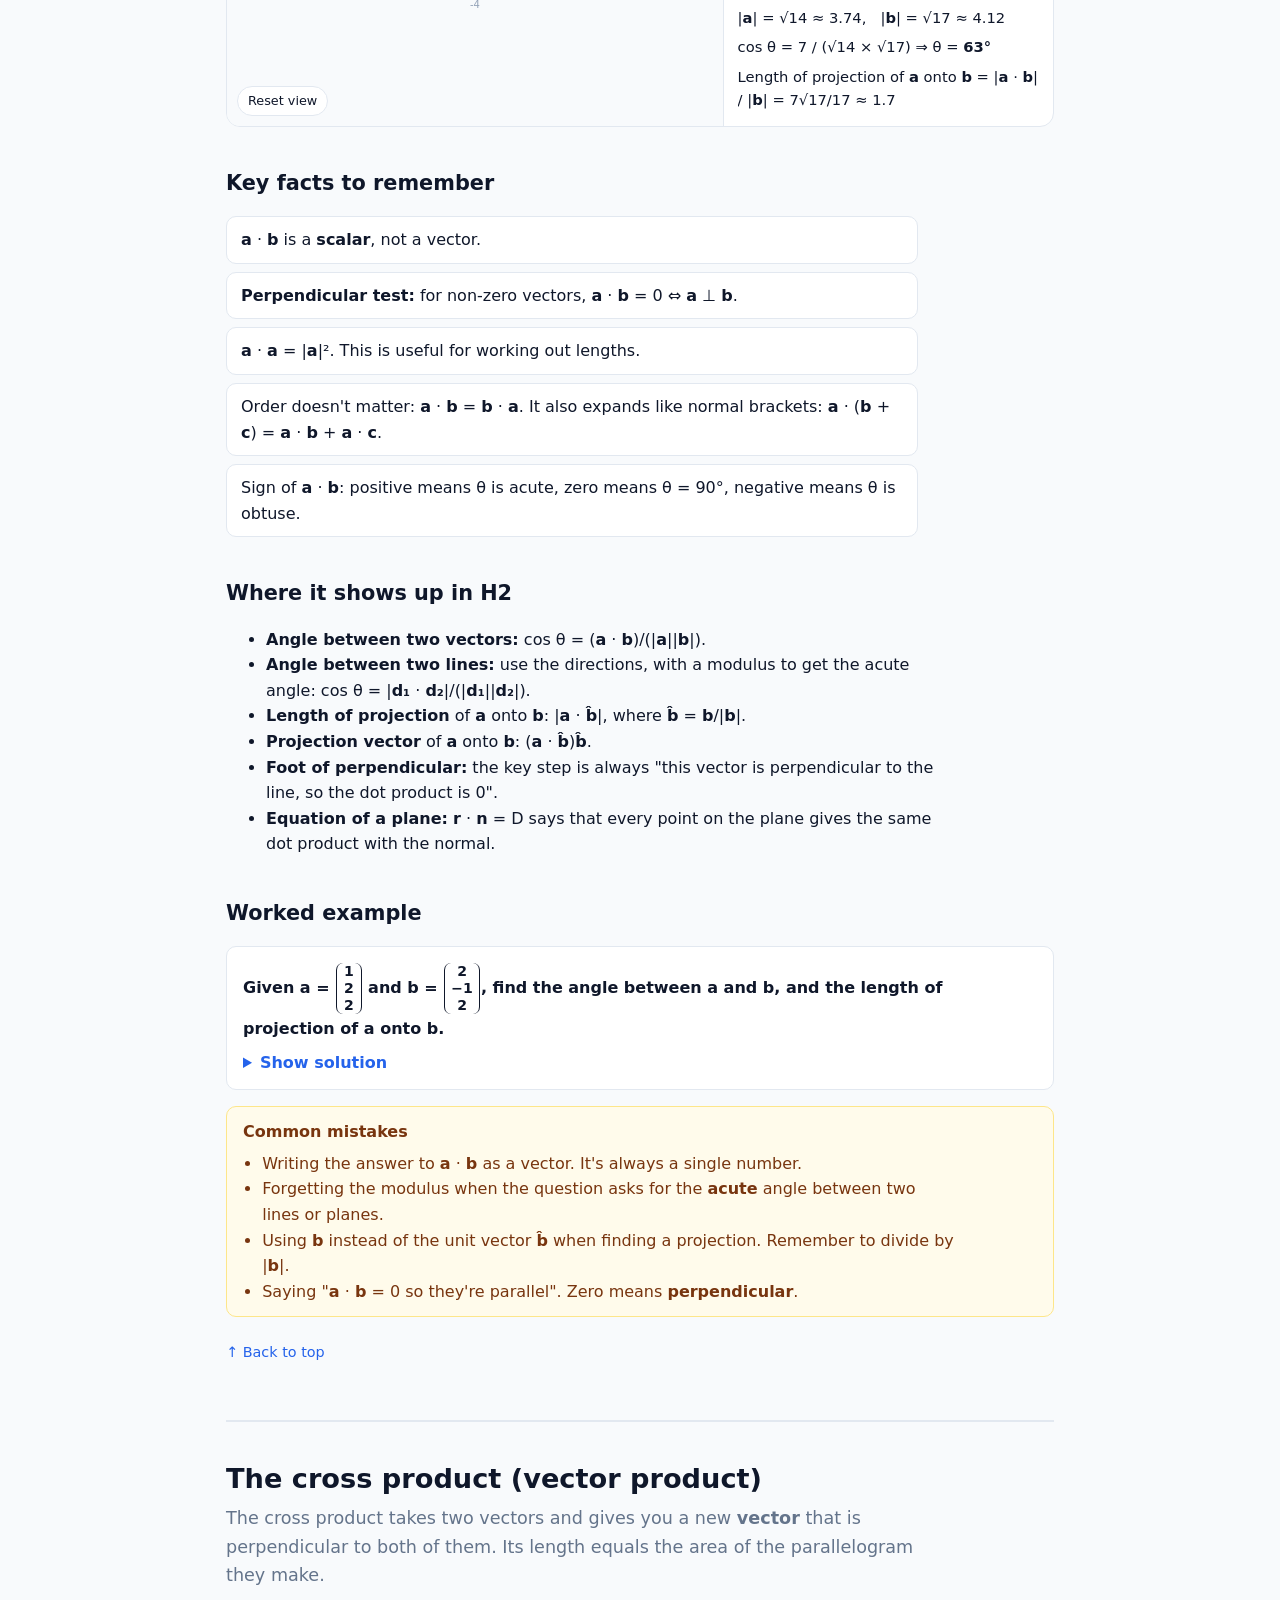
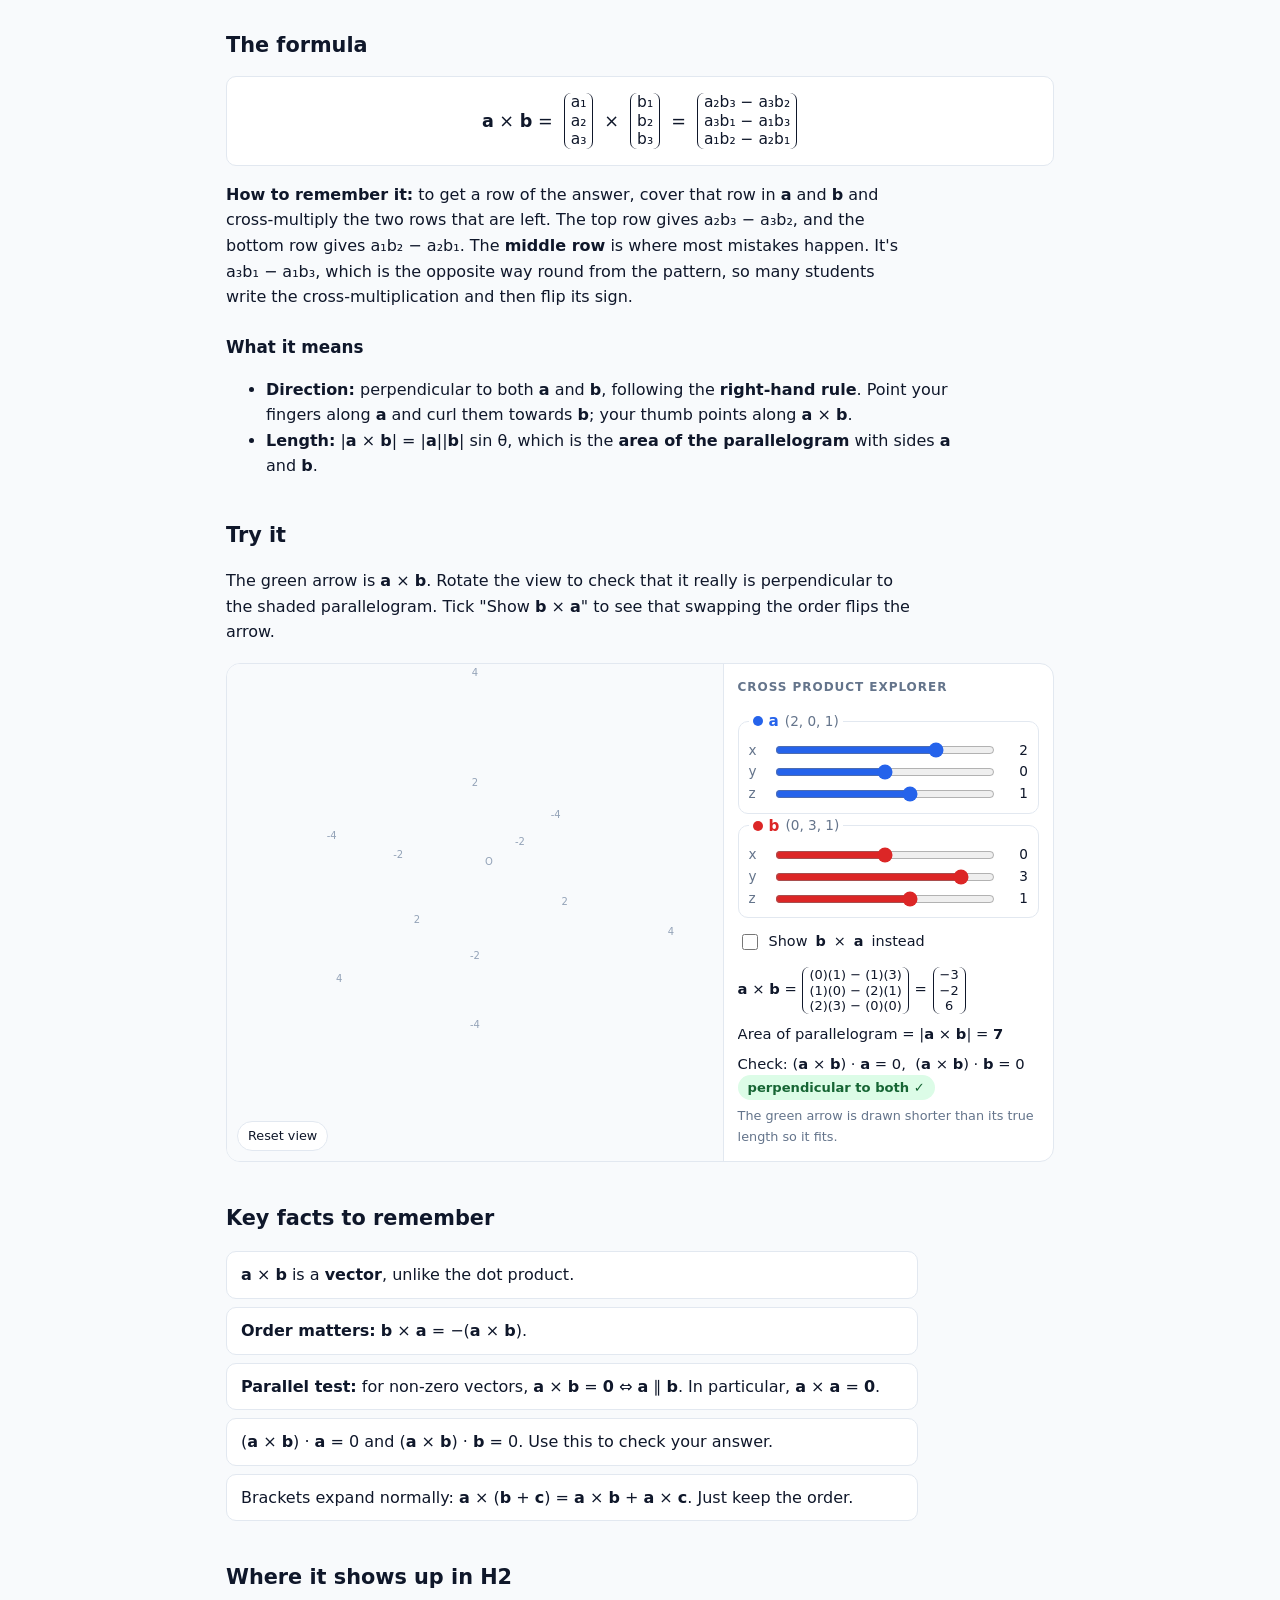
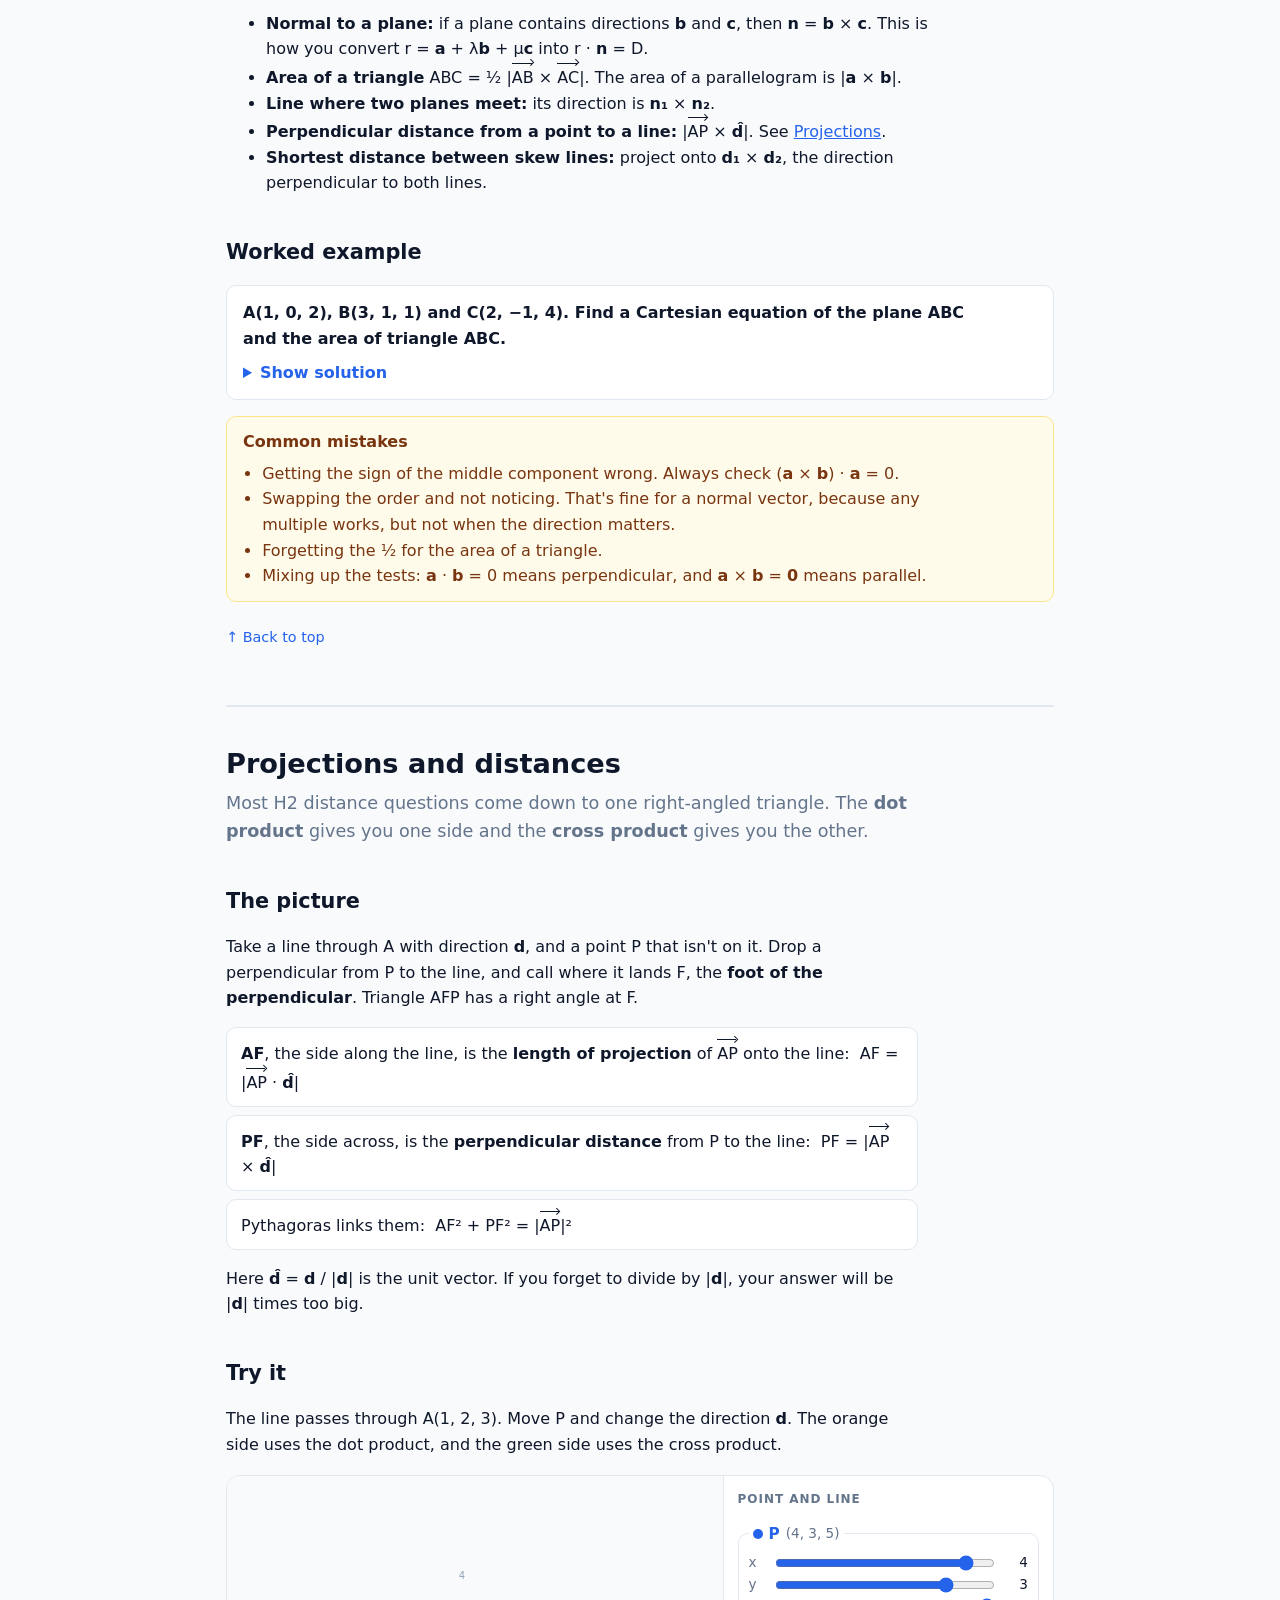
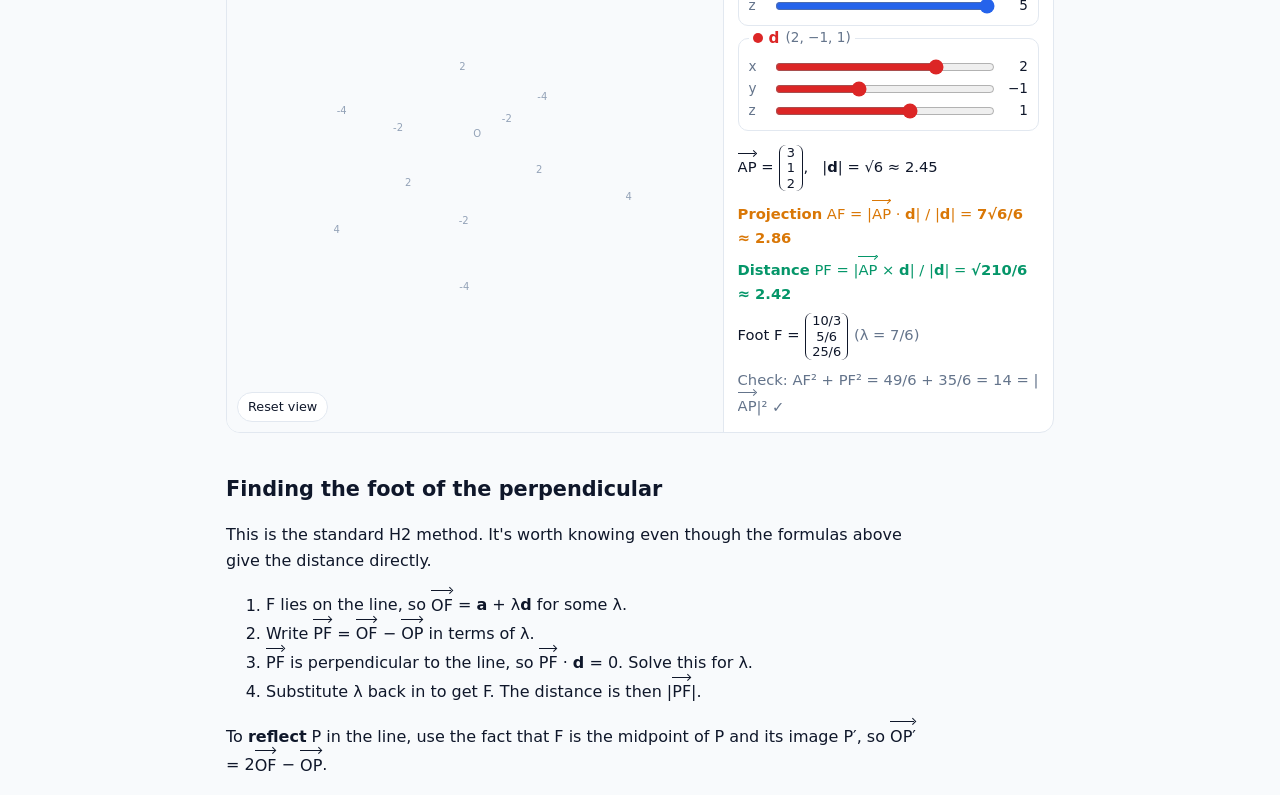
<file: learn/dot-product.html>
<!doctype html>
<html lang="en">
<head>
  <meta charset="utf-8">
  <title>Dot product · Vector Lab</title>
  <meta http-equiv="refresh" content="0; url=./#dot">
  <link rel="canonical" href="./#dot">
</head>
<body>
  <p>This lesson has moved to the <a href="./#dot">Learn page</a>.</p>
</body>
</html>
</file>
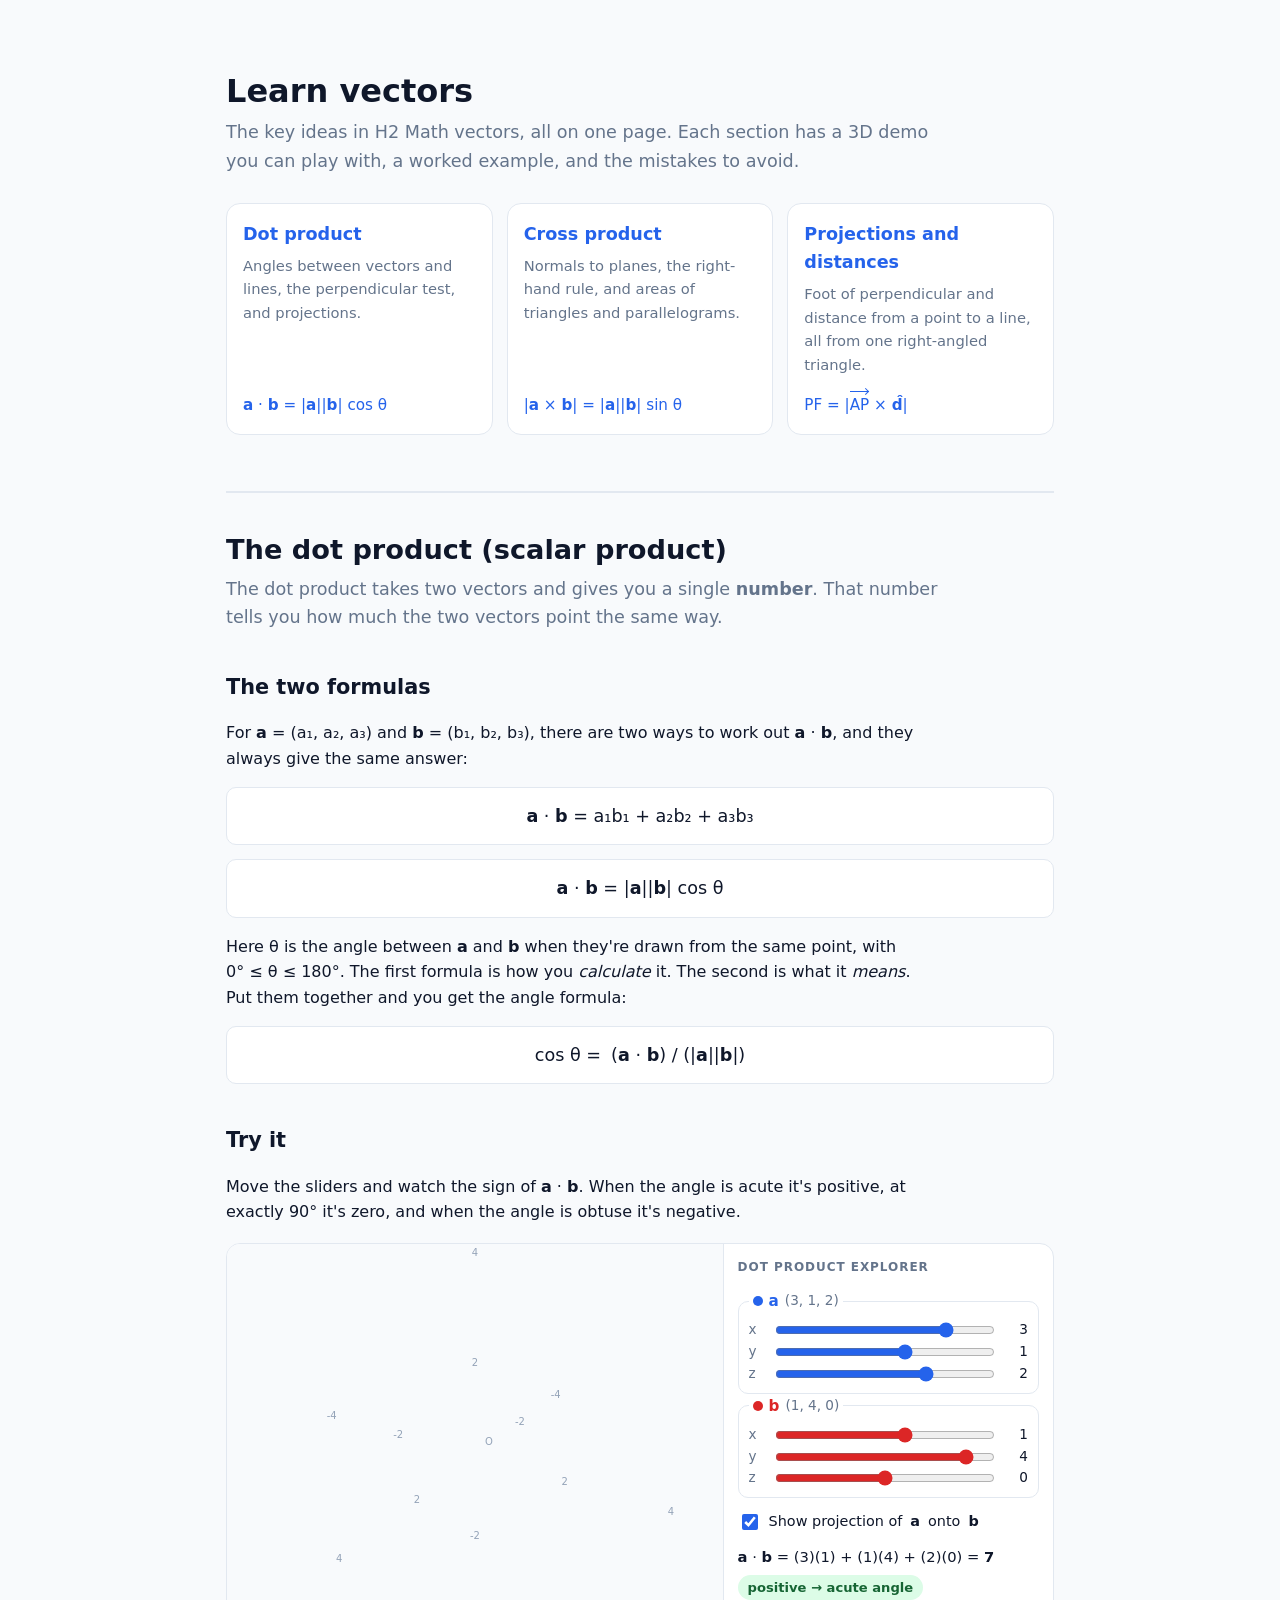
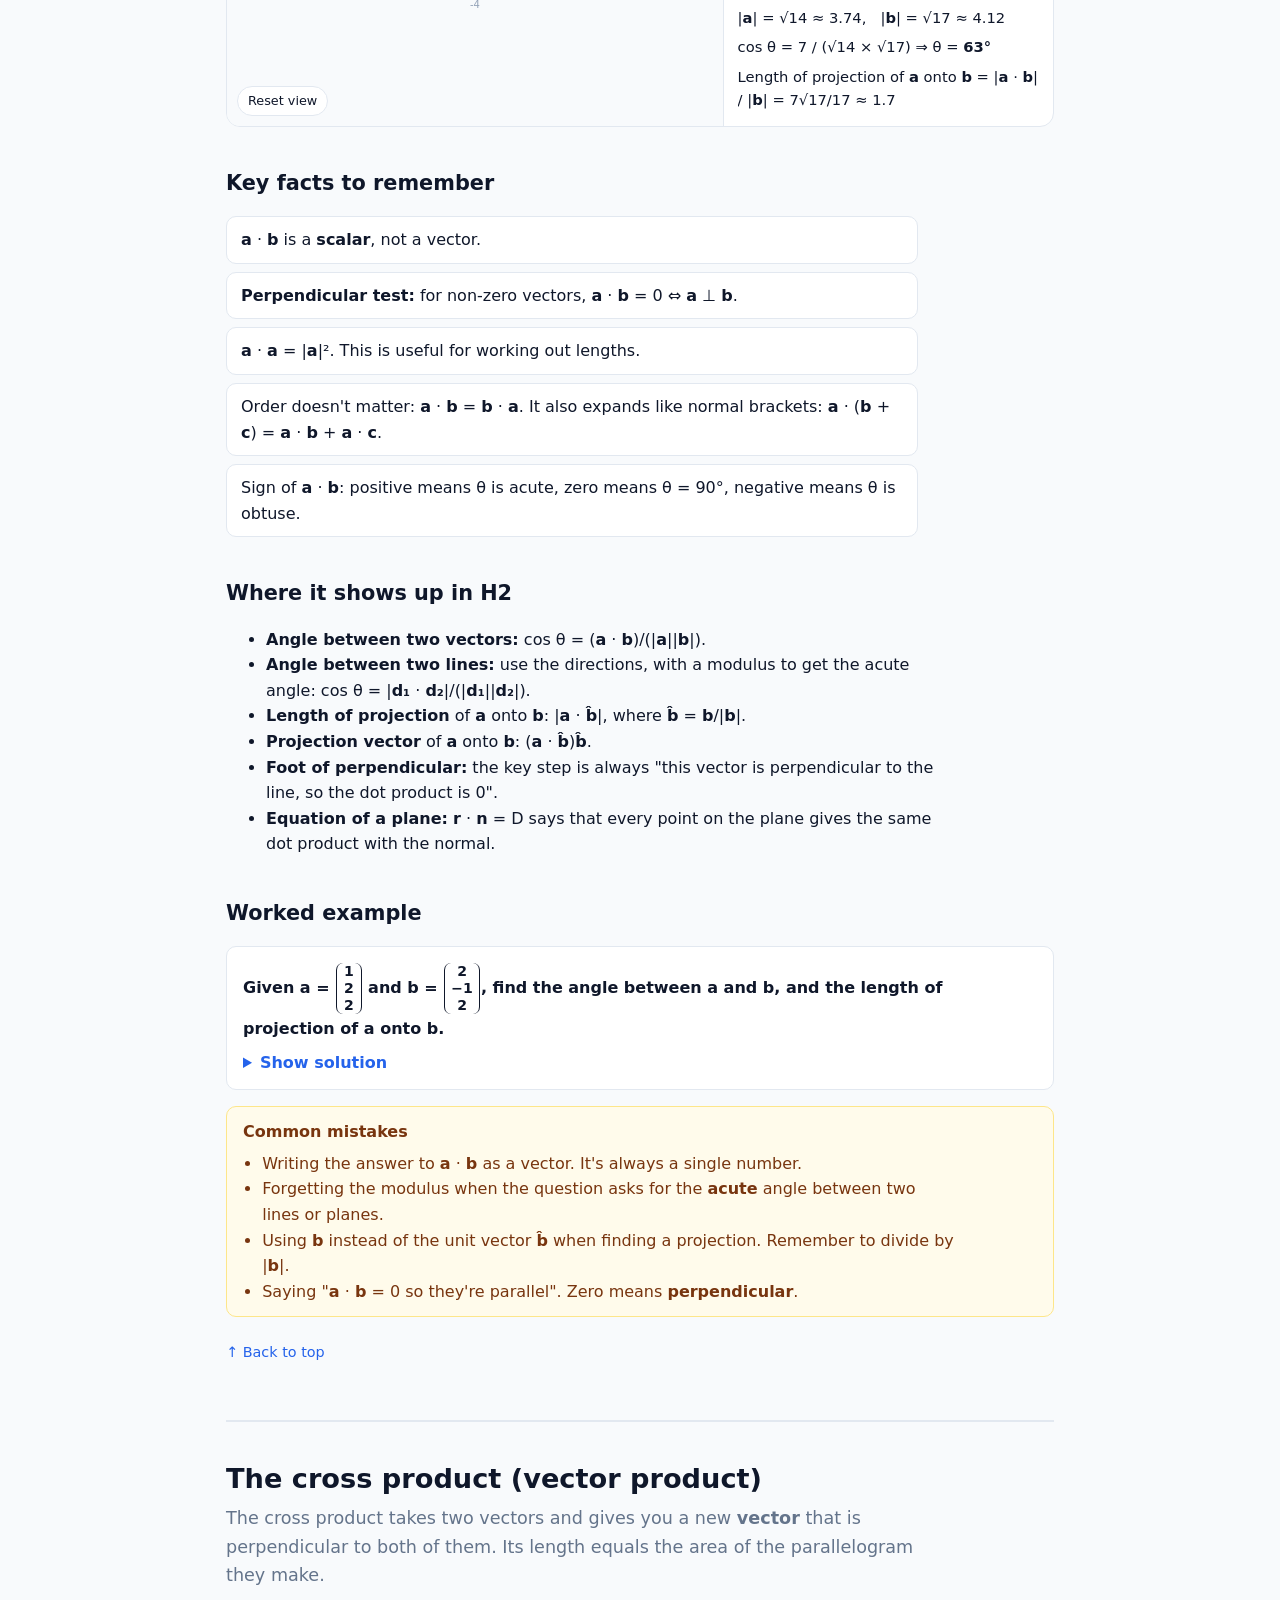
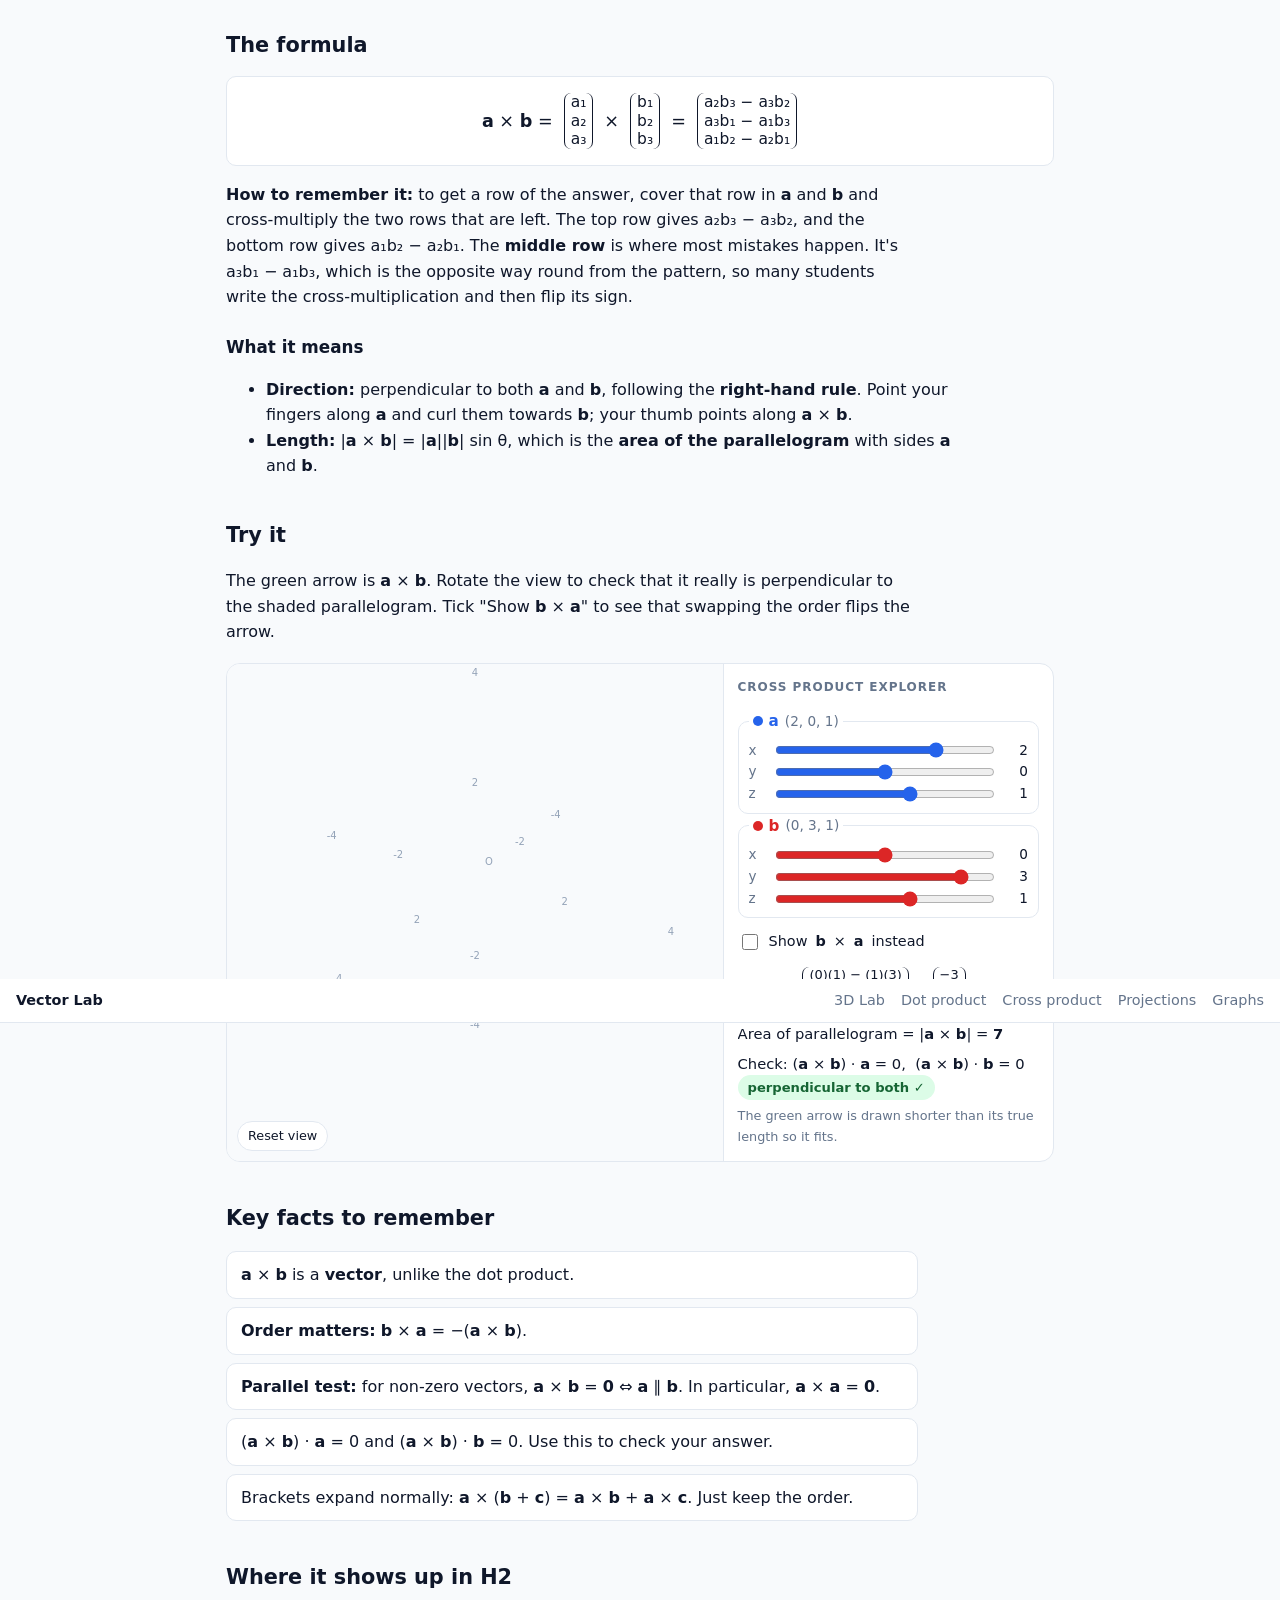
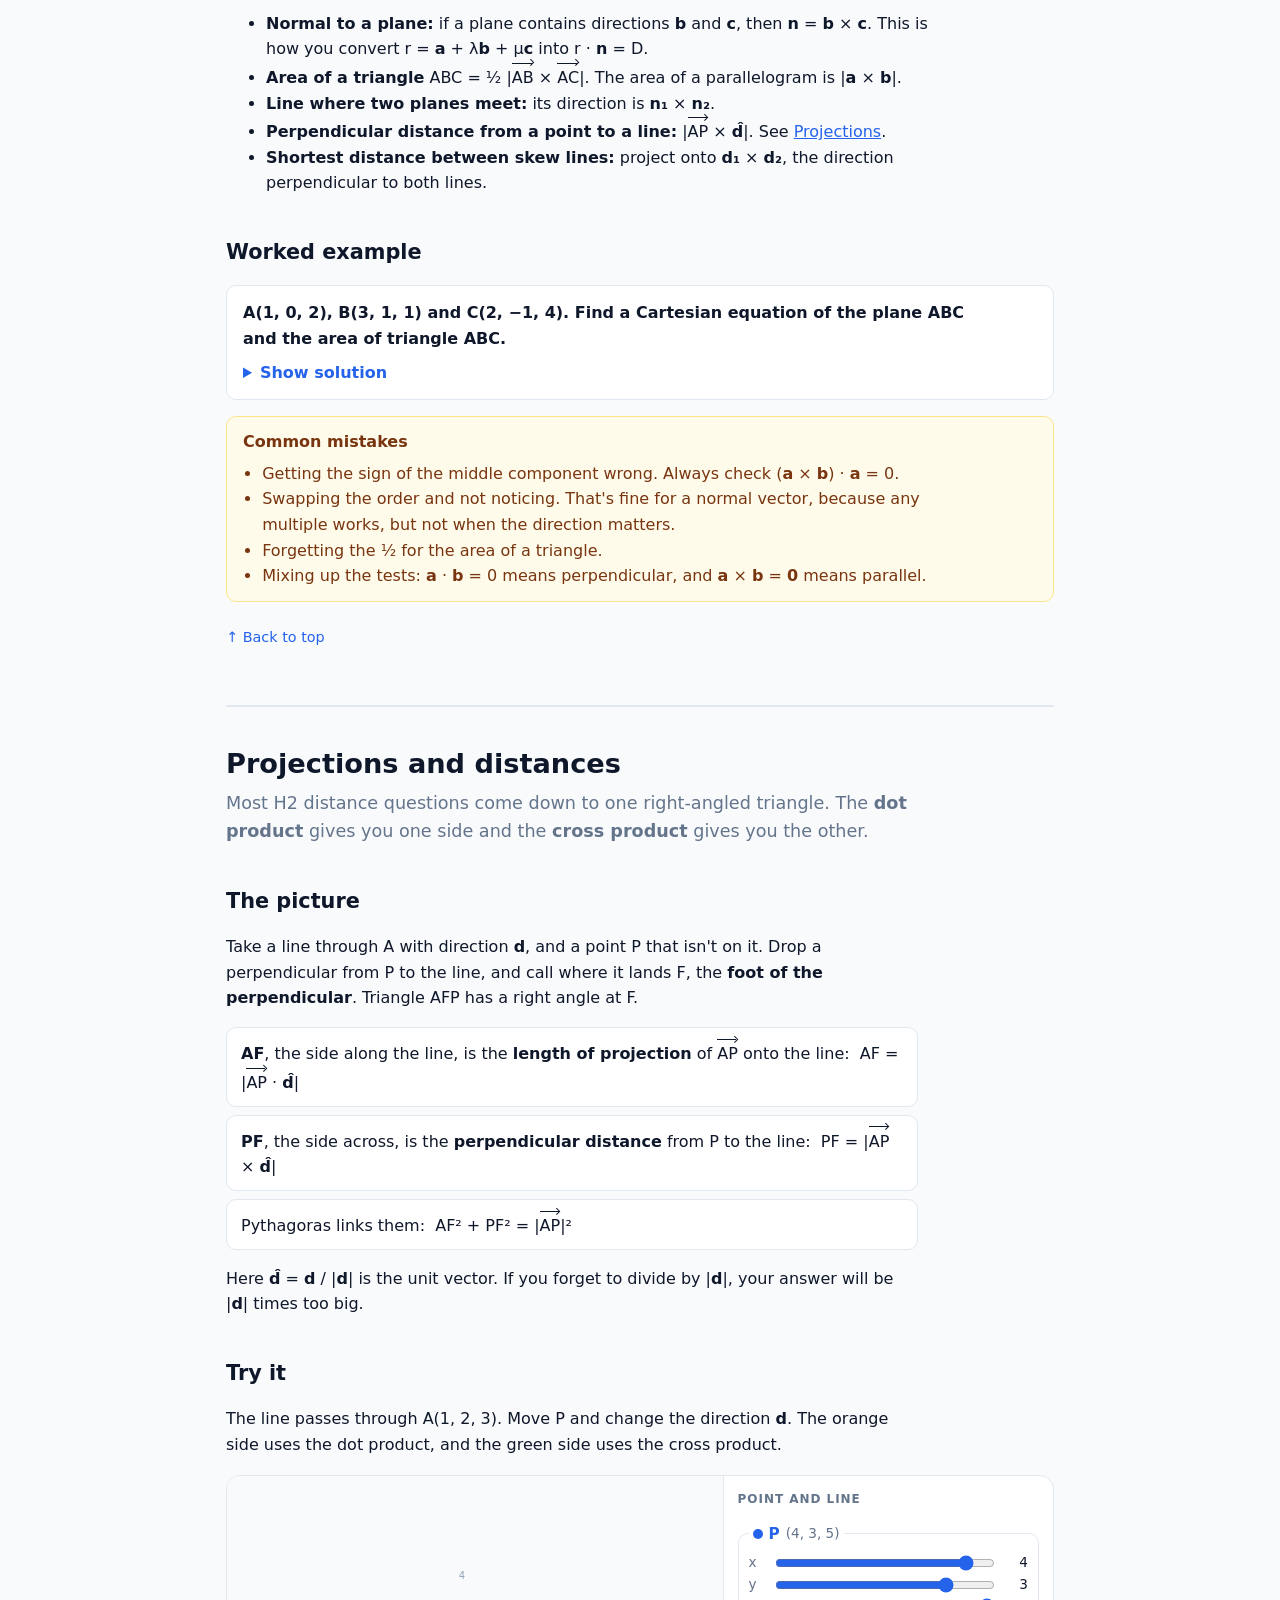
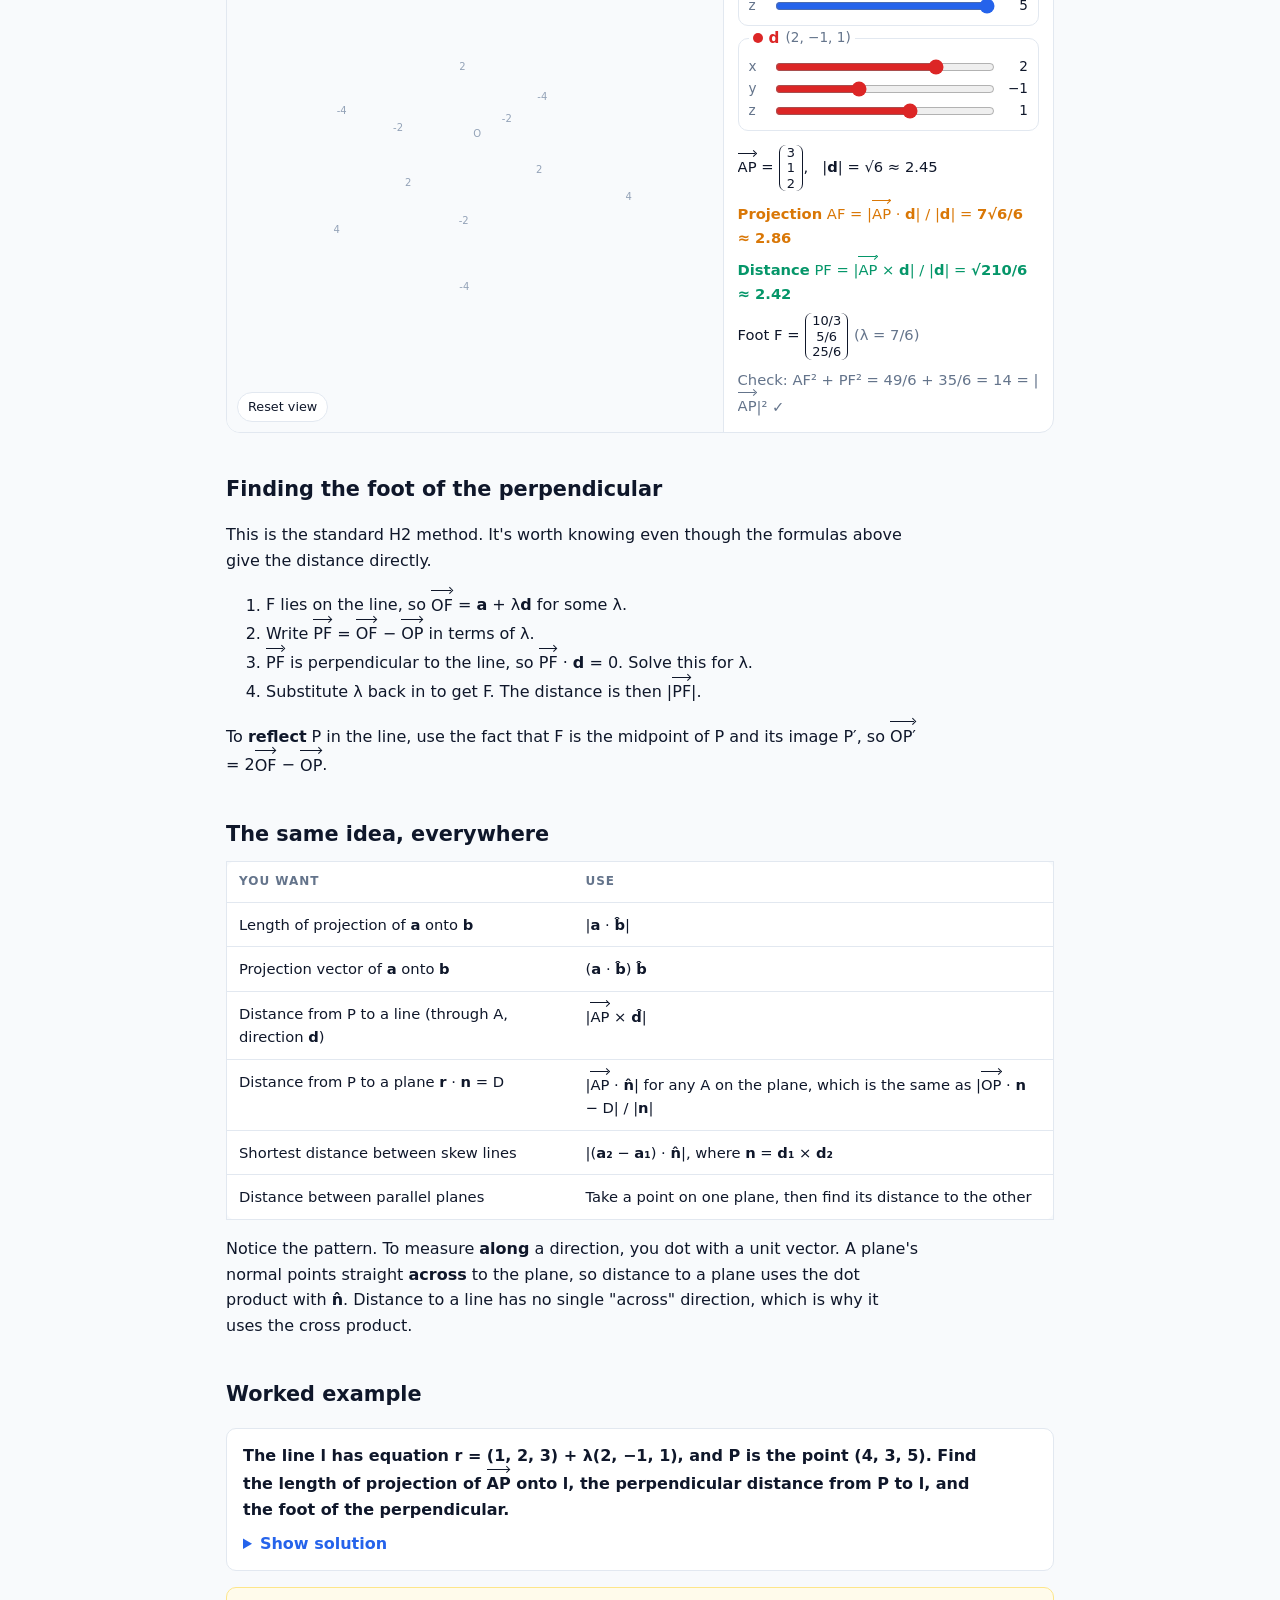
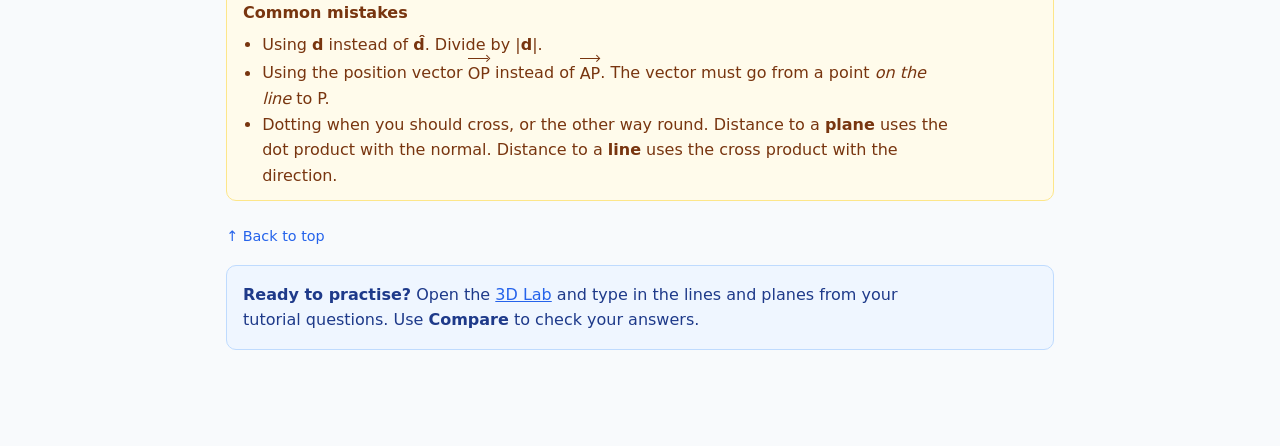
<file: learn/projections.html>
<!doctype html>
<html lang="en">
<head>
  <meta charset="utf-8">
  <title>Projections · Vector Lab</title>
  <meta http-equiv="refresh" content="0; url=./#projections">
  <link rel="canonical" href="./#projections">
</head>
<body>
  <p>This lesson has moved to the <a href="./#projections">Learn page</a>.</p>
</body>
</html>
</file>
<file: style.css>
:root {
  --bg: #f8fafc;
  --panel: #ffffff;
  --ink: #0f172a;
  --muted: #64748b;
  --line: #e2e8f0;
  --accent: #2563eb;
  --warn: #b45309;
  --warn-bg: #fffbeb;
  --bad: #dc2626;
  --radius: 10px;
  font-family: system-ui, -apple-system, "Segoe UI", Roboto, sans-serif;
  color: var(--ink);
}

* { box-sizing: border-box; }
html, body { margin: 0; height: 100%; background: var(--bg); }
button, input, select { font: inherit; color: inherit; }

.app {
  display: grid;
  grid-template-columns: 400px 1fr;
  height: 100vh;
}

/* ---------- side panel ---------- */
.panel {
  background: var(--panel);
  border-right: 1px solid var(--line);
  overflow-y: auto;
  padding: 20px 18px 40px;
}
.brand h1 { margin: 0; font-size: 1.4rem; letter-spacing: -0.01em; }
.brand p { margin: 4px 0 0; color: var(--muted); font-size: 0.9rem; line-height: 1.4; }
.brand-links { display: flex; flex-wrap: wrap; gap: 4px 12px; margin-top: 8px; font-size: 0.88rem; }
.brand-links a { color: var(--accent); text-decoration: none; }
.brand-links a:first-child { font-weight: 600; }
.brand-links a:hover { text-decoration: underline; }
section { margin-top: 22px; }
h2 {
  font-size: 0.75rem; text-transform: uppercase; letter-spacing: 0.08em;
  color: var(--muted); margin: 0 0 10px;
}

.card {
  border: 1px solid var(--line);
  border-left: 4px solid var(--c);
  border-radius: var(--radius);
  padding: 10px 12px;
  margin-bottom: 10px;
  background: #fff;
}
.card.hidden-obj { opacity: 0.55; }
.card-head { display: flex; align-items: center; gap: 8px; }
.card-head input[type=color] {
  width: 22px; height: 22px; padding: 0; border: none; background: none; cursor: pointer;
}
.card-head input[type=color]::-webkit-color-swatch-wrapper { padding: 0; }
.card-head input[type=color]::-webkit-color-swatch { border: none; border-radius: 50%; }
.name {
  width: 4.5em; font-weight: 650; font-size: 1.05rem; border: 1px solid transparent;
  border-radius: 6px; padding: 2px 4px; background: transparent; color: var(--c);
}
.name:hover, .name:focus { border-color: var(--line); outline: none; }
.type { color: var(--muted); font-size: 0.8rem; margin-right: auto; }
.icon {
  border: none; background: none; color: var(--muted); padding: 4px; border-radius: 6px; cursor: pointer;
  display: grid; place-items: center;
}
.icon:hover { background: #f1f5f9; color: var(--ink); }

.seg { display: flex; margin-top: 8px; border: 1px solid var(--line); border-radius: 8px; overflow: hidden; }
.seg button {
  flex: 1; border: none; background: #fff; padding: 5px 6px; font-size: 0.8rem; cursor: pointer; color: var(--muted);
}
.seg button.on { background: #eff6ff; color: var(--accent); font-weight: 600; }

.fields { display: grid; grid-template-columns: 1fr 1fr; gap: 8px; margin-top: 8px; }
.fields label { min-width: 0; display: flex; flex-direction: column; gap: 3px; font-size: 0.75rem; color: var(--muted); }
.fields label:only-child { grid-column: 1 / -1; }
.fields input {
  border: 1px solid var(--line); border-radius: 7px; padding: 6px 8px; font-size: 0.95rem;
  font-variant-numeric: tabular-nums; color: var(--ink); min-width: 0;
}
.fields input:focus { outline: 2px solid color-mix(in srgb, var(--c) 40%, transparent); border-color: var(--c); }
.fields input.bad { border-color: var(--bad); background: #fef2f2; }

.lambda { display: flex; align-items: center; gap: 10px; margin-top: 10px; font-size: 0.8rem; color: var(--muted); }
.lambda input { flex: 1; accent-color: var(--c); }
.lambda-read { font-size: 0.8rem; color: var(--muted); margin-top: 2px; }

.info { margin-top: 8px; font-size: 0.92rem; line-height: 1.5; }
.info .cart { color: var(--muted); font-size: 0.85rem; }
.err { color: var(--bad); font-size: 0.82rem; }
.err:empty { display: none; }

.add-row { display: flex; flex-wrap: wrap; align-items: center; gap: 6px; }
.add-row span { font-size: 0.85rem; color: var(--muted); margin-right: 2px; }
.add-row button, .view-ui button {
  border: 1px solid var(--line); background: #fff; border-radius: 999px; padding: 5px 12px;
  font-size: 0.85rem; cursor: pointer;
}
.add-row button:hover, .view-ui button:hover { border-color: var(--accent); color: var(--accent); }
.hint { font-size: 0.8rem; color: var(--muted); line-height: 1.5; }
code { background: #f1f5f9; padding: 1px 4px; border-radius: 4px; font-size: 0.85em; }
.empty { color: var(--muted); font-size: 0.9rem; }

.pick { display: flex; align-items: center; gap: 8px; margin-bottom: 12px; }
.pick select {
  flex: 1; min-width: 0; padding: 6px 8px; border: 1px solid var(--line); border-radius: 8px; background: #fff;
}
.pick span { color: var(--muted); font-size: 0.85rem; }

.verdict {
  background: var(--warn-bg); border: 1px solid #fde68a; color: #78350f;
  padding: 10px 12px; border-radius: var(--radius); font-weight: 600; line-height: 1.4; margin-bottom: 10px;
}
.row {
  display: flex; justify-content: space-between; align-items: center; gap: 12px;
  padding: 8px 2px; border-bottom: 1px solid var(--line); font-size: 0.92rem;
}
.row .k { color: var(--muted); }
.row .v { text-align: right; font-variant-numeric: tabular-nums; }
.muted { color: var(--muted); }
.small { font-size: 0.8rem; }

.method { margin-top: 12px; font-size: 0.88rem; line-height: 1.5; }
.method summary { cursor: pointer; font-weight: 600; color: var(--accent); }
.method ol { padding-left: 1.2em; margin: 8px 0 0; }
.method li { margin-bottom: 4px; }

/* column vector */
.cv {
  display: inline-flex; flex-direction: column; vertical-align: middle; text-align: center;
  border-left: 1.5px solid currentColor; border-right: 1.5px solid currentColor;
  border-radius: 7px; padding: 0 6px; line-height: 1.2; font-size: 0.88em; margin: 2px 1px;
  min-width: 1.8em; font-variant-numeric: tabular-nums;
}

/* vector name with an arrow on top, e.g. AB→ */
.arr { position: relative; display: inline-block; padding-top: 0.2em; }
.arr::after {
  content: ""; position: absolute; left: 0; right: 0.1em; top: 0.05em; border-top: 1.2px solid currentColor;
}
.arr::before {
  content: ""; position: absolute; right: 0.05em; top: -0.08em; width: 0.28em; height: 0.28em;
  border: solid currentColor; border-width: 1.2px 1.2px 0 0; transform: rotate(45deg);
}

/* ---------- 3D view ---------- */
#viewport { position: relative; overflow: hidden; min-height: 300px; }
#viewport canvas { display: block; }
.labels { position: absolute; inset: 0; pointer-events: none; }
.lbl {
  display: inline-block; font-size: 13px; font-weight: 600; white-space: nowrap;
  background: rgba(255, 255, 255, 0.85); padding: 1px 5px; border-radius: 5px;
}
.lbl.off { transform: translate(14px, -14px); }
.lbl.axis { font-size: 16px; font-style: italic; background: none; color: #334155; }
.lbl.tick { font-size: 10px; font-weight: 400; color: #94a3b8; background: none; }
.lbl.bold { font-weight: 800; }
.lbl.small { font-size: 11px; }
.view-ui {
  position: absolute; left: 12px; bottom: 12px; display: flex; align-items: center; gap: 10px; z-index: 2;
}
.help { font-size: 0.78rem; color: var(--muted); background: rgba(255, 255, 255, 0.8); padding: 3px 8px; border-radius: 6px; }

/* ---------- phones / narrow screens ---------- */
@media (max-width: 820px) {
  .app { grid-template-columns: 1fr; grid-template-rows: 55vh auto; height: auto; }
  #viewport { order: -1; height: 55vh; position: sticky; top: 0; z-index: 1; border-bottom: 1px solid var(--line); }
  .panel { border-right: none; overflow: visible; padding: 16px; }
  .help { display: none; }
}
</file>
<file: learn.css>
/* Styles for the Learn pages. Load after style.css (reuses its colour tokens). */

html, body { height: auto; }
body { background: var(--bg); line-height: 1.6; }

.topnav {
  position: sticky; top: 0; z-index: 10;
  display: flex; flex-wrap: wrap; align-items: center; gap: 4px 16px;
  padding: 10px max(16px, env(safe-area-inset-left, 0px));
  background: var(--panel); border-bottom: 1px solid var(--line);
}
.topnav .brand { font-weight: 700; color: var(--ink); text-decoration: none; margin-right: auto; }
.topnav a { color: var(--muted); text-decoration: none; font-size: 0.9rem; }
.topnav a:hover { color: var(--accent); }
.topnav a[aria-current="page"] { color: var(--accent); font-weight: 600; }

.page {
  max-width: 860px; margin: 0 auto;
  padding: 28px max(16px, env(safe-area-inset-left, 0px)) 80px;
}
.page h1 { font-size: 2rem; line-height: 1.2; margin: 0 0 8px; text-wrap: balance; }
.page .lede { font-size: 1.1rem; color: var(--muted); margin: 0 0 28px; max-width: 65ch; }
/* Headings: h1 page title, h2 lesson title, h3 part of a lesson, h4 sub-part */
.page h2, .page h3 { text-transform: none; letter-spacing: 0; color: var(--ink); text-wrap: balance; }
.page h2.section-title { font-size: 1.7rem; line-height: 1.25; margin: 0 0 8px; }
.page h3 { font-size: 1.3rem; margin: 40px 0 10px; }
.page h4 { font-size: 1.05rem; margin: 24px 0 6px; }

/* One lesson per section, divided by a rule */
.lesson { margin-top: 56px; padding-top: 40px; border-top: 2px solid var(--line); scroll-margin-top: 64px; }
.top-link { margin-top: 24px; font-size: 0.9rem; }
.top-link a { text-decoration: none; }
html { scroll-behavior: smooth; }
@media (prefers-reduced-motion: reduce) { html { scroll-behavior: auto; } }
.page p, .page li { max-width: 68ch; }
.page a { color: var(--accent); }

/* A formula on its own line */
.formula {
  display: flex; flex-wrap: wrap; align-items: center; justify-content: center; gap: 6px 10px;
  background: var(--panel); border: 1px solid var(--line); border-radius: var(--radius);
  padding: 14px 16px; margin: 14px 0; font-size: 1.1rem; overflow-x: auto;
}

/* Key-facts list */
.facts { list-style: none; padding: 0; display: grid; gap: 8px; }
.facts li {
  background: var(--panel); border: 1px solid var(--line); border-radius: var(--radius);
  padding: 10px 14px;
}

.callout {
  border-radius: var(--radius); padding: 12px 16px; margin: 16px 0;
  background: #eff6ff; border: 1px solid #bfdbfe; color: #1e3a8a;
}
.callout.warn { background: var(--warn-bg); border-color: #fde68a; color: #78350f; }
.callout ul { margin: 6px 0 0; padding-left: 1.2em; }
.callout p { margin: 4px 0; }

/* Interactive demo: 3D view + controls */
.demo {
  display: grid; grid-template-columns: minmax(0, 3fr) minmax(0, 2fr);
  border: 1px solid var(--line); border-radius: 14px; overflow: hidden; background: var(--panel);
  margin: 18px 0;
}
.demo .viewer { min-height: 420px; }
.demo .controls { padding: 14px; display: flex; flex-direction: column; gap: 12px; border-left: 1px solid var(--line); min-width: 0; }
.demo-title { font-size: 0.75rem; text-transform: uppercase; letter-spacing: 0.08em; color: var(--muted); font-weight: 600; }

.viewer { position: relative; overflow: hidden; isolation: isolate; background: var(--bg); } /* keeps 3D labels below the menu bar */
.viewer canvas { display: block; position: absolute; inset: 0; touch-action: none; }
.viewer-reset {
  position: absolute; left: 10px; bottom: 10px; z-index: 2;
  border: 1px solid var(--line); background: #fff; border-radius: 999px; padding: 4px 10px;
  font-size: 0.8rem; cursor: pointer;
}

.vec-control { border: 1px solid var(--line); border-radius: 10px; padding: 6px 10px 8px; margin: 0; }
.vec-control legend { padding: 0 4px; font-size: 0.95rem; display: flex; align-items: center; gap: 6px; }
.vec-control .swatch { width: 10px; height: 10px; border-radius: 50%; background: var(--c); }
.vec-control b { color: var(--c); }
.vec-read { color: var(--muted); font-variant-numeric: tabular-nums; font-size: 0.85rem; }
.vec-control label { display: grid; grid-template-columns: 1.2em 1fr 2em; align-items: center; gap: 8px; font-size: 0.85rem; color: var(--muted); }
.vec-control input { accent-color: var(--c); width: 100%; }
.vec-control output { text-align: right; font-variant-numeric: tabular-nums; color: var(--ink); }

.toggle { display: flex; align-items: center; gap: 8px; font-size: 0.9rem; cursor: pointer; }
.toggle input { accent-color: var(--accent); width: 16px; height: 16px; }

.readout { font-size: 0.92rem; display: grid; gap: 6px; }
.readout .line { overflow-x: auto; }
.chip {
  display: inline-block; padding: 2px 10px; border-radius: 999px; font-size: 0.82rem; font-weight: 600;
  background: #f1f5f9; color: var(--ink);
}
.chip.good { background: #dcfce7; color: #166534; }
.chip.zero { background: #e0e7ff; color: #3730a3; }
.chip.bad { background: #fee2e2; color: #991b1b; }

/* Worked examples */
.example {
  border: 1px solid var(--line); border-radius: var(--radius); background: var(--panel); padding: 14px 16px; margin: 16px 0;
}
.example .q { font-weight: 600; margin: 0 0 8px; }
.example details summary { cursor: pointer; color: var(--accent); font-weight: 600; }
.example ol { padding-left: 1.3em; }
.example li { margin-bottom: 6px; }

.next {
  display: flex; flex-wrap: wrap; gap: 10px; justify-content: space-between; margin-top: 48px;
  padding-top: 18px; border-top: 1px solid var(--line);
}
.next a {
  border: 1px solid var(--line); border-radius: 999px; padding: 6px 14px; text-decoration: none; background: var(--panel);
}

/* Learn hub cards */
.topics { display: grid; grid-template-columns: repeat(auto-fit, minmax(240px, 1fr)); gap: 14px; margin-top: 10px; }
.topic {
  display: flex; flex-direction: column; gap: 6px; text-decoration: none; color: var(--ink);
  border: 1px solid var(--line); border-radius: 14px; padding: 16px; background: var(--panel);
}
.topic:hover { border-color: var(--accent); }
.topic .t { font-weight: 700; font-size: 1.1rem; color: var(--accent); }
.topic .d { color: var(--muted); font-size: 0.92rem; }
.topic .f { margin-top: auto; padding-top: 8px; font-size: 0.95rem; }

@media (max-width: 760px) {
  .demo { grid-template-columns: 1fr; }
  .demo .viewer { height: 340px; }
  .demo .controls { border-left: none; border-top: 1px solid var(--line); }
  .page h1 { font-size: 1.6rem; }
  .page h2.section-title { font-size: 1.45rem; }
  .lesson { scroll-margin-top: 96px; }
}

/* Summary table */
.summary { border-collapse: collapse; width: 100%; min-width: 480px; background: var(--panel); border: 1px solid var(--line); border-radius: var(--radius); }
.summary th, .summary td { text-align: left; padding: 10px 12px; border-bottom: 1px solid var(--line); vertical-align: top; }
.summary th { font-size: 0.75rem; text-transform: uppercase; letter-spacing: 0.08em; color: var(--muted); }
.summary tr:last-child td { border-bottom: none; }
</file>
<file: graphs.css>
/* Styles for the Graphs & Transformations page. Load after style.css and learn.css. */

.plot { position: relative; overflow: hidden; background: #fff; min-height: 420px; }
.plot canvas { position: absolute; inset: 0; display: block; touch-action: none; cursor: grab; }
.plot canvas:active { cursor: grabbing; }
.plot-tip {
  position: absolute; display: none; pointer-events: none; z-index: 3;
  background: var(--ink); color: #fff; font-size: 0.8rem; padding: 3px 8px; border-radius: 6px; white-space: nowrap;
}
.plot-legend {
  position: absolute; right: 10px; top: 10px; z-index: 2; display: grid; gap: 2px;
  background: rgba(255, 255, 255, 0.92); border: 1px solid var(--line); border-radius: 8px; padding: 5px 9px;
  font-size: 0.8rem; pointer-events: none; max-width: 70%;
}
.plot-legend span { display: flex; align-items: center; gap: 6px; }
.plot-legend i { width: 16px; height: 0; border-top: 3px solid var(--c); flex: none; }
.plot-legend i.dash { border-top-style: dashed; border-top-width: 2px; }

.demo .controls label.field { display: flex; flex-direction: column; gap: 4px; font-size: 0.8rem; color: var(--muted); }
.demo .controls input[type=text], .demo .controls select, .seq-add input, .seq-add select {
  border: 1px solid var(--line); border-radius: 8px; padding: 7px 9px; font-size: 0.95rem; background: #fff; min-width: 0;
}
.demo .controls input[type=text] { font-family: ui-monospace, SFMono-Regular, Menlo, monospace; }
.demo .controls input.bad { border-color: var(--bad); background: #fef2f2; }
.demo .err { margin-top: -6px; }

.presets { display: flex; flex-wrap: wrap; gap: 6px; }
.presets button, .btn {
  border: 1px solid var(--line); background: #fff; border-radius: 999px; padding: 4px 11px;
  font-size: 0.82rem; cursor: pointer;
}
.presets button:hover, .btn:hover { border-color: var(--accent); color: var(--accent); }
.btn.primary { background: var(--accent); border-color: var(--accent); color: #fff; }
.btn.primary:hover { background: #1d4ed8; color: #fff; }

/* sliders: label | range | value */
.slider { display: grid; grid-template-columns: 1.6em 1fr 2.6em; align-items: center; gap: 8px; font-size: 0.9rem; }
.slider span { font-style: italic; font-family: Georgia, serif; color: var(--c, var(--ink)); font-weight: 600; }
.slider input { width: 100%; accent-color: var(--c, var(--accent)); }
.slider output { text-align: right; font-variant-numeric: tabular-nums; }

.feat { list-style: none; padding: 0; margin: 0; display: grid; gap: 4px; font-size: 0.9rem; }
.feat li { display: grid; grid-template-columns: 8.5em 1fr; gap: 8px; padding: 5px 0; border-bottom: 1px solid var(--line); }
.feat li:last-child { border-bottom: none; }
.feat .k { color: var(--muted); }
.feat .v { font-variant-numeric: tabular-nums; overflow-wrap: anywhere; }

.eq { font-family: Georgia, "Times New Roman", serif; font-size: 1.15rem; }
.eq-big { font-family: Georgia, "Times New Roman", serif; font-size: 1.3rem; text-align: center; padding: 6px 0; overflow-x: auto; }
.fn-f { font-style: italic; }
.frac { display: inline-flex; flex-direction: column; vertical-align: middle; text-align: center; font-size: 0.9em; margin: 0 2px; }
.frac > span:first-child { border-bottom: 1.3px solid currentColor; padding: 0 3px; }
.frac > span:last-child { padding: 0 3px; }

/* transformation sequence */
.seq { list-style: none; padding: 0; margin: 0; display: grid; gap: 6px; counter-reset: step; }
.seq li {
  counter-increment: step; display: grid; grid-template-columns: 1.6em 1fr auto; gap: 8px; align-items: start;
  border: 1px solid var(--line); border-radius: 10px; padding: 8px 10px; font-size: 0.88rem; background: #fff;
  border-left: 4px solid var(--c);
}
.seq li::before { content: counter(step); font-weight: 700; color: var(--c); }
.seq li .what { display: grid; gap: 2px; }
.seq li .then { color: var(--muted); font-family: Georgia, serif; }
.seq li button { border: none; background: none; color: var(--muted); cursor: pointer; padding: 0 4px; font-size: 1.1rem; line-height: 1; }
.seq li button:hover { color: var(--bad); }
.seq-empty { color: var(--muted); font-size: 0.88rem; }
.seq-add { display: grid; grid-template-columns: 1fr 5em auto; gap: 6px; }

.track { font-size: 0.88rem; display: grid; gap: 3px; }
.track b { font-variant-numeric: tabular-nums; }

/* practice */
.practice { border: 1px solid var(--line); border-radius: 14px; background: var(--panel); padding: 16px; margin: 16px 0; }
.practice .q { font-size: 1.05rem; margin: 0 0 10px; }
.practice .row-btns { display: flex; flex-wrap: wrap; gap: 8px; margin-top: 10px; }
.practice ol { padding-left: 1.3em; margin: 10px 0 0; }
.practice .ans { display: none; margin-top: 10px; }
.practice .ans.show { display: block; }

.syllabus { counter-reset: s; list-style: none; padding: 0; display: grid; gap: 8px; }
.syllabus li {
  counter-increment: s; display: grid; grid-template-columns: 2em 1fr; gap: 8px;
  background: var(--panel); border: 1px solid var(--line); border-radius: var(--radius); padding: 10px 14px;
}
.syllabus li::before { content: counter(s, lower-alpha) ")"; font-weight: 700; color: var(--accent); }
.syllabus a { font-size: 0.9rem; }

.table-wrap { overflow-x: auto; margin: 14px 0; }
.steps { padding-left: 1.3em; }
.steps li { margin-bottom: 6px; }

@media (max-width: 760px) {
  .plot { min-height: 340px; }
  .demo .plot { height: 340px; }
  .feat li { grid-template-columns: 7em 1fr; }
}
td.eq { white-space: nowrap; }

/* animation */
.tf-now:empty { display: none; }
.tf-now {
  position: absolute; left: 10px; top: 10px; z-index: 3; max-width: 60%;
  background: #fff; border: 1px solid var(--line); border-left: 4px solid var(--c); border-radius: 8px;
  padding: 6px 10px; font-size: 0.88rem; font-weight: 600; box-shadow: 0 2px 8px rgba(15, 23, 42, 0.08);
}
.seq li { cursor: pointer; transition: opacity 0.2s, box-shadow 0.2s; }
.seq li:hover { box-shadow: 0 0 0 2px color-mix(in srgb, var(--c) 30%, transparent); }
.seq li.active { box-shadow: 0 0 0 2px var(--c); background: color-mix(in srgb, var(--c) 6%, #fff); }
.seq li.dim { opacity: 0.45; }
</file>
